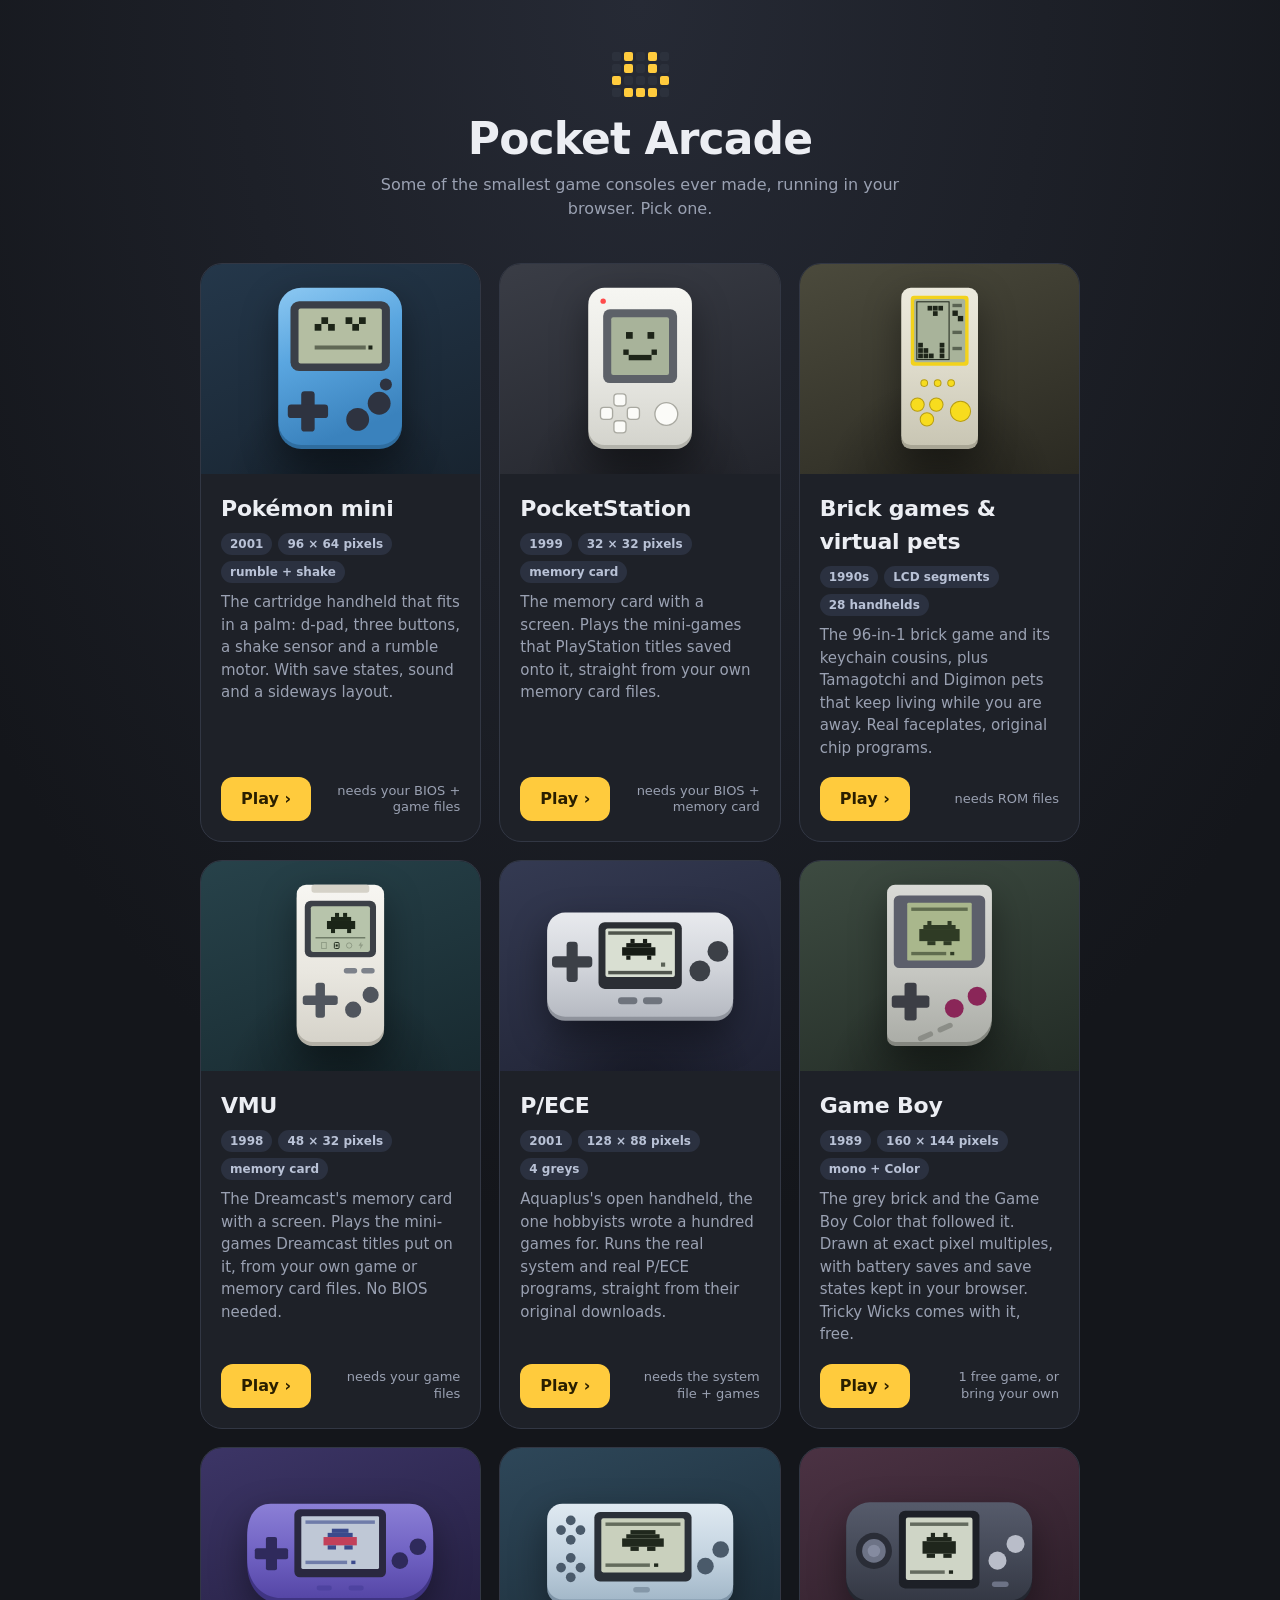
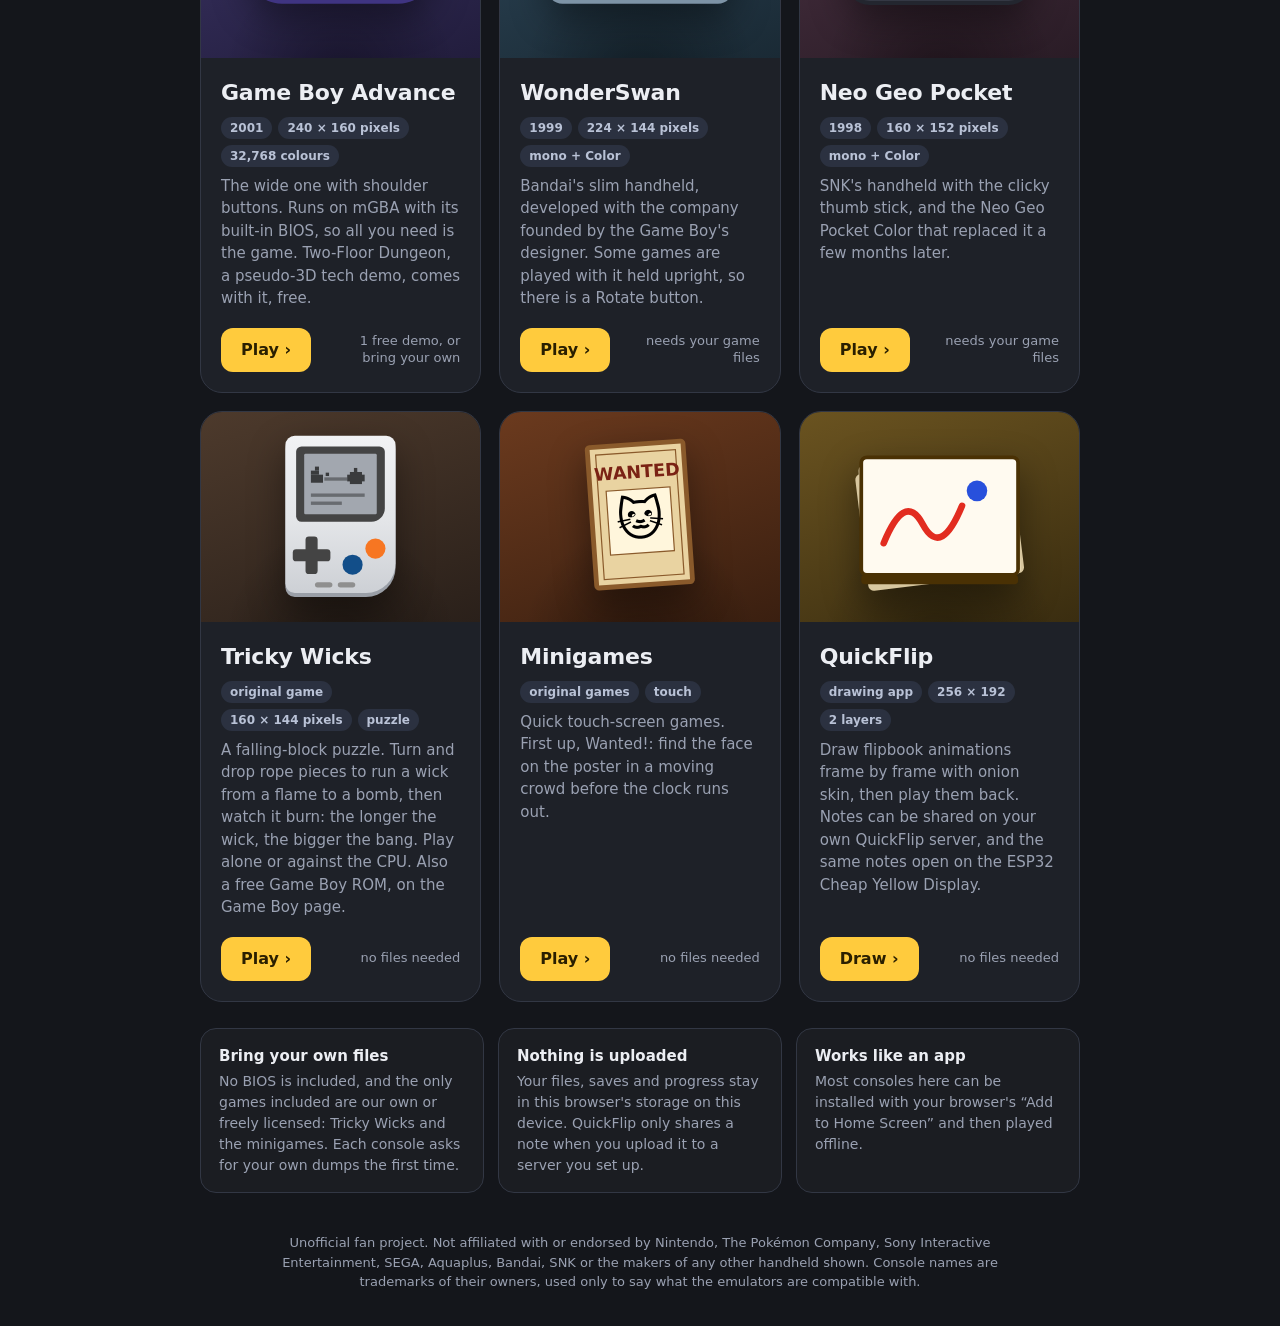
<file: index.html>
<!doctype html>
<!-- Pocket Arcade - console picker. Copyright (C) 2026 the Pocket Arcade authors. GPL-3.0-or-later; see LICENSE. -->
<html lang="en">
<head>
  <meta charset="utf-8">
  <meta name="viewport" content="width=device-width, initial-scale=1, viewport-fit=cover">
  <meta name="theme-color" content="#14161b">
  <meta name="description" content="Tiny handheld consoles, emulated in your browser. Bring your own BIOS and games; nothing is uploaded.">
  <title>Pocket Arcade</title>
  <link rel="icon" href="data:image/svg+xml,%3Csvg xmlns='http://www.w3.org/2000/svg' viewBox='0 0 32 32'%3E%3Crect width='32' height='32' rx='7' fill='%2314161b'/%3E%3Crect x='6' y='4' width='20' height='24' rx='5' fill='%23ffcb3d'/%3E%3Crect x='9' y='7' width='14' height='10' rx='1.5' fill='%23b4bea2'/%3E%3Ccircle cx='12' cy='22' r='2.4' fill='%232e3340'/%3E%3Ccircle cx='20' cy='22' r='2.4' fill='%232e3340'/%3E%3C/svg%3E">
  <style>
    :root {
      --bg: #14161b; --panel: #1e2128; --line: #323744; --text: #eceef3; --muted: #9aa1b2;
      --accent: #ffcb3d; --accent-ink: #2a1f00; --lcd: #b4bea2; --ink: #1c2417;
      color-scheme: dark;
    }
    * { box-sizing: border-box; -webkit-tap-highlight-color: transparent; }
    html, body { margin: 0; background: var(--bg); color: var(--text);
      font: 16px/1.5 system-ui, -apple-system, "Segoe UI", Roboto, sans-serif; }
    body { min-height: 100dvh; display: flex; flex-direction: column;
      background: radial-gradient(90% 60% at 50% 0%, #262a35 0%, var(--bg) 70%) no-repeat, var(--bg); }
    a { color: var(--accent); }
    .wrap { width: 100%; max-width: 920px; margin: 0 auto; padding: 0 20px; }

    header.wrap { padding: calc(env(safe-area-inset-top) + 44px) 20px 8px; text-align: center; }
    .logo { display: inline-grid; grid-template-columns: repeat(5, 9px); gap: 3px; margin-bottom: 18px; }
    .logo i { width: 9px; height: 9px; border-radius: 2px; background: #2c313c; }
    .logo i.on { background: var(--accent); }
    h1 { font-size: clamp(30px, 7vw, 44px); line-height: 1.1; margin: 0; letter-spacing: -.02em; }
    .tag { color: var(--muted); margin: 10px auto 0; max-width: 34em; }

    .grid { display: grid; grid-template-columns: repeat(auto-fit, minmax(280px, 1fr)); gap: 18px; margin: 34px 0 10px; }
    .card { position: relative; display: flex; flex-direction: column; background: var(--panel); border: 1px solid var(--line);
      border-radius: 22px; overflow: hidden; text-decoration: none; color: inherit;
      transition: transform .15s ease, border-color .15s ease, box-shadow .15s ease; }
    .card:hover, .card:focus-visible { transform: translateY(-3px); border-color: #4a5266; box-shadow: 0 18px 40px rgba(0,0,0,.4); outline: none; }
    .card:active { transform: scale(.985); }
    .stage { height: 210px; display: grid; place-items: center; background: linear-gradient(160deg, var(--s1), var(--s2)); position: relative; overflow: hidden; }
    .stage::after { content: ""; position: absolute; inset: 0; background: radial-gradient(60% 80% at 50% 110%, rgba(0,0,0,.35), transparent 70%); pointer-events: none; }
    .stage svg { height: 168px; width: auto; filter: drop-shadow(0 14px 18px rgba(0,0,0,.4)); transition: transform .25s ease; position: relative; z-index: 1; }
    .card:hover .stage svg { transform: translateY(-4px) rotate(-2deg); }
    .mini { --s1: #24374a; --s2: #182430; }
    .pocket { --s1: #3a3d46; --s2: #23252c; }
    .brick { --s1: #4b4a3c; --s2: #2b2a22; }
    .vmu { --s1: #27424a; --s2: #182a30; }
    .piece { --s1: #343a52; --s2: #1f2233; }
    .piece .stage svg { height: 118px; }
    .wicks { --s1: #4d3a2c; --s2: #2a201a; }
    .games { --s1: #6b3a1e; --s2: #3a1f10; }
    .flip { --s1: #6a5320; --s2: #3a2d10; }
    .gb { --s1: #3d4b41; --s2: #232c26; }
    .gba { --s1: #3c3566; --s2: #221d3d; }
    .ws { --s1: #2e4759; --s2: #1a2a35; }
    .ngp { --s1: #4b3243; --s2: #2a1c26; }
    .gba .stage svg, .ws .stage svg, .ngp .stage svg { height: 118px; }
    .info { padding: 18px 20px 20px; display: flex; flex-direction: column; gap: 8px; flex: 1; }
    .info h2 { margin: 0; font-size: 22px; letter-spacing: -.01em; }
    .meta { display: flex; gap: 6px; flex-wrap: wrap; }
    .pill { font-size: 12px; font-weight: 700; padding: 2px 9px; border-radius: 99px; background: #2b3140; color: #b9c2d6; }
    .info p { margin: 0; color: var(--muted); font-size: 15px; }
    .go { margin-top: auto; padding-top: 10px; display: flex; align-items: center; justify-content: space-between; gap: 12px; }
    .btn { display: inline-flex; align-items: center; gap: 8px; background: var(--accent); color: var(--accent-ink); font-weight: 800; white-space: nowrap; flex: none;
      padding: 10px 20px; border-radius: 12px; }
    .need { font-size: 13px; color: var(--muted); text-align: right; line-height: 1.3; }

    /* little LCD animations */
    .blink { animation: blink 2.4s steps(1) infinite; }
    @keyframes blink { 0%, 86% { opacity: 1; } 87%, 100% { opacity: 0; } }
    .bob { animation: bob 1.6s steps(2) infinite; }
    @keyframes bob { 0% { transform: translateY(0); } 50% { transform: translateY(2px); } }
    @media (prefers-reduced-motion: reduce) { .blink, .bob { animation: none; } .card, .stage svg { transition: none; } }

    /* phones: two cards side by side */
    @media (max-width: 600px) {
      .wrap { padding: 0 12px; }
      .grid { grid-template-columns: repeat(2, minmax(0, 1fr)); gap: 10px; margin-top: 24px; }
      .card { border-radius: 16px; }
      .stage { height: 128px; }
      .stage svg { height: 104px; filter: drop-shadow(0 8px 10px rgba(0,0,0,.4)); }
      .piece .stage svg, .gba .stage svg, .ws .stage svg, .ngp .stage svg { height: 74px; }
      .info { padding: 10px 11px 12px; gap: 6px; }
      .info h2 { font-size: 16px; line-height: 1.2; }
      .pill { font-size: 10.5px; padding: 1px 7px; }
      .info p { font-size: 12.5px; line-height: 1.35; display: -webkit-box; -webkit-line-clamp: 4; -webkit-box-orient: vertical; overflow: hidden; }
      .go { flex-direction: column; align-items: stretch; gap: 6px; padding-top: 6px; }
      .btn { justify-content: center; padding: 8px 10px; border-radius: 10px; font-size: 14px; }
      .need { font-size: 11px; text-align: center; }
    }

    .how { margin: 26px 0 0; display: grid; grid-template-columns: repeat(auto-fit, minmax(220px, 1fr)); gap: 14px; }
    .how div { background: rgba(255,255,255,.03); border: 1px solid var(--line); border-radius: 16px; padding: 16px 18px; }
    .how h3 { margin: 0 0 4px; font-size: 15px; }
    .how p { margin: 0; color: var(--muted); font-size: 14px; }

    .talk { margin: 34px 0 0; }
    .talk[hidden] { display: none; }
    .talk h2 { margin: 0 0 4px; font-size: 22px; letter-spacing: -.01em; }
    .talk > p { margin: 0 0 14px; color: var(--muted); font-size: 14px; }
    .talk .box { background: var(--panel); border: 1px solid var(--line); border-radius: 16px; padding: 14px 16px; min-height: 120px; }
    .talk .giscus, .talk .giscus-frame { width: 100%; }

    .visits { display: flex; align-items: center; justify-content: center; flex-wrap: wrap; gap: 6px 10px; }
    .visits[hidden] { display: none; }
    .visits b { font: 700 15px/1 ui-monospace, "SF Mono", Menlo, Consolas, monospace; letter-spacing: .12em; color: var(--ink);
      background: var(--lcd); border-radius: 6px; padding: 5px 8px 4px; box-shadow: inset 0 1px 3px rgba(0,0,0,.35); }

    footer.wrap { margin-top: auto; padding: 34px 20px calc(env(safe-area-inset-bottom) + 28px); color: var(--muted); font-size: 13px; text-align: center; }
    footer p { margin: 6px auto; max-width: 56em; }
    .src:empty { display: none; }
  </style>
</head>
<body>
  <header class="wrap">
    <div class="logo" aria-hidden="true">
      <i></i><i class="on"></i><i></i><i class="on"></i><i></i>
      <i></i><i class="on"></i><i></i><i class="on"></i><i></i>
      <i class="on"></i><i></i><i></i><i></i><i class="on"></i>
      <i></i><i class="on"></i><i class="on"></i><i class="on"></i><i></i>
    </div>
    <h1>Pocket Arcade</h1>
    <p class="tag">Some of the smallest game consoles ever made, running in your browser. Pick one.</p>
  </header>

  <main class="wrap">
    <div class="grid">
      <!-- To host the apps somewhere else, change these links. -->
      <a class="card mini" href="../web-pokemini/" data-repo="web-pokemini">
        <div class="stage">
          <svg viewBox="0 0 200 250" role="img" aria-label="A small blue handheld console">
            <defs><linearGradient id="g1" x1="0" y1="0" x2=".3" y2="1"><stop offset="0" stop-color="#8cc8f2"/><stop offset=".45" stop-color="#5aa6e0"/><stop offset="1" stop-color="#3a82bd"/></linearGradient></defs>
            <rect x="8" y="10" width="184" height="234" rx="34" fill="#2f6d9f"/>
            <rect x="8" y="4" width="184" height="234" rx="34" fill="url(#g1)"/>
            <rect x="26" y="24" width="148" height="104" rx="13" fill="#3a3f48"/>
            <rect x="38" y="35" width="124" height="82" rx="3" fill="#b4bea2"/>
            <g fill="#1c2417">
              <g class="bob"><rect x="62" y="58" width="10" height="10"/><rect x="72" y="48" width="10" height="10"/><rect x="82" y="58" width="10" height="10"/>
              <rect x="108" y="48" width="10" height="10"/><rect x="118" y="58" width="10" height="10"/><rect x="128" y="48" width="10" height="10"/></g>
              <rect x="62" y="90" width="76" height="6" opacity=".55"/>
              <rect class="blink" x="142" y="90" width="6" height="6"/>
            </g>
            <g fill="#2e3340">
              <rect x="42" y="158" width="20" height="60" rx="5"/><rect x="22" y="178" width="60" height="20" rx="5"/>
              <circle cx="158" cy="176" r="17"/><circle cx="126" cy="200" r="17"/><circle cx="168" cy="148" r="9"/>
            </g>
          </svg>
        </div>
        <div class="info">
          <h2>Pokémon mini</h2>
          <div class="meta"><span class="pill">2001</span><span class="pill">96 × 64 pixels</span><span class="pill">rumble + shake</span></div>
          <p>The cartridge handheld that fits in a palm: d-pad, three buttons, a shake sensor and a rumble motor. With save states, sound and a sideways layout.</p>
          <div class="go"><span class="btn">Play ›</span><span class="need">needs your BIOS + game files</span></div>
        </div>
      </a>

      <a class="card pocket" href="../web-pocketstation/" data-repo="web-pocketstation">
        <div class="stage">
          <svg viewBox="0 0 170 250" role="img" aria-label="A small white memory-card console">
            <defs><linearGradient id="g2" x1="0" y1="0" x2="0" y2="1"><stop offset="0" stop-color="#f6f6f2"/><stop offset=".5" stop-color="#e9e9e4"/><stop offset="1" stop-color="#d4d4cd"/></linearGradient></defs>
            <rect x="8" y="10" width="154" height="234" rx="24" fill="#b3b3ab"/>
            <rect x="8" y="4" width="154" height="234" rx="24" fill="url(#g2)"/>
            <circle cx="30" cy="24" r="4" fill="#ff4b4b" class="blink"/>
            <rect x="30" y="36" width="110" height="110" rx="10" fill="#5d6168"/>
            <rect x="42" y="48" width="86" height="86" rx="3" fill="#a8b39a"/>
            <g fill="#1d2418" class="bob">
              <rect x="64" y="70" width="10" height="10"/><rect x="96" y="70" width="10" height="10"/>
              <rect x="60" y="96" width="8" height="8"/><rect x="68" y="104" width="34" height="8"/><rect x="102" y="96" width="8" height="8"/>
            </g>
            <g fill="#fbfbf8" stroke="#a9a9a1" stroke-width="2">
              <rect x="46" y="162" width="18" height="18" rx="5"/><rect x="46" y="202" width="18" height="18" rx="5"/>
              <rect x="26" y="182" width="18" height="18" rx="5"/><rect x="66" y="182" width="18" height="18" rx="5"/>
              <circle cx="124" cy="192" r="17"/>
            </g>
          </svg>
        </div>
        <div class="info">
          <h2>PocketStation</h2>
          <div class="meta"><span class="pill">1999</span><span class="pill">32 × 32 pixels</span><span class="pill">memory card</span></div>
          <p>The memory card with a screen. Plays the mini-games that PlayStation titles saved onto it, straight from your own memory card files.</p>
          <div class="go"><span class="btn">Play ›</span><span class="need">needs your BIOS + memory card</span></div>
        </div>
      </a>

      <a class="card brick" href="../web-brick/" data-repo="web-brick">
        <div class="stage">
          <svg viewBox="0 0 130 250" role="img" aria-label="A tall pale brick game handheld">
            <defs><linearGradient id="g3" x1="0" y1="0" x2="0" y2="1"><stop offset="0" stop-color="#eceadd"/><stop offset=".5" stop-color="#dedbcb"/><stop offset="1" stop-color="#c9c6b4"/></linearGradient></defs>
            <rect x="8" y="10" width="114" height="234" rx="14" fill="#a9a695"/>
            <rect x="8" y="4" width="114" height="234" rx="14" fill="url(#g3)"/>
            <rect x="22" y="16" width="86" height="104" rx="5" fill="#f2d21c"/>
            <rect x="27" y="21" width="76" height="94" rx="3" fill="#a8b39a"/>
            <rect x="31" y="25" width="48" height="86" fill="none" stroke="#1d2418" stroke-width="1.5"/>
            <g fill="#1d2418">
              <g class="bob"><rect x="47" y="31" width="7" height="7"/><rect x="55" y="31" width="7" height="7"/><rect x="63" y="31" width="7" height="7"/><rect x="55" y="39" width="7" height="7"/></g>
              <rect x="33" y="102" width="7" height="7"/><rect x="41" y="102" width="7" height="7"/><rect x="49" y="102" width="7" height="7"/><rect x="65" y="102" width="7" height="7"/>
              <rect x="33" y="94" width="7" height="7"/><rect x="41" y="94" width="7" height="7"/><rect x="65" y="94" width="7" height="7"/>
              <rect x="33" y="86" width="7" height="7"/><rect x="65" y="86" width="7" height="7"/>
              <rect x="84" y="28" width="14" height="5" opacity=".55"/><rect x="84" y="38" width="8" height="8"/><rect class="blink" x="92" y="46" width="8" height="8"/>
              <rect x="84" y="68" width="14" height="5" opacity=".55"/><rect x="84" y="92" width="14" height="5" opacity=".55"/>
            </g>
            <g fill="#f7dc1e" stroke="#b79d12" stroke-width="1.5">
              <circle cx="42" cy="146" r="5"/><circle cx="62" cy="146" r="5"/><circle cx="82" cy="146" r="5"/>
              <circle cx="32" cy="178" r="10"/><circle cx="60" cy="178" r="10"/><circle cx="46" cy="200" r="10"/>
              <circle cx="96" cy="188" r="15"/>
            </g>
          </svg>
        </div>
        <div class="info">
          <h2>Brick games &amp; virtual pets</h2>
          <div class="meta"><span class="pill">1990s</span><span class="pill">LCD segments</span><span class="pill">28 handhelds</span></div>
          <p>The 96-in-1 brick game and its keychain cousins, plus Tamagotchi and Digimon pets that keep living while you are away. Real faceplates, original chip programs.</p>
          <div class="go"><span class="btn">Play ›</span><span class="need">needs ROM files</span></div>
        </div>
      </a>

      <a class="card vmu" href="../web-vmu/" data-repo="web-vmu">
        <div class="stage">
          <svg viewBox="0 0 150 250" role="img" aria-label="A white memory unit with a small screen, a direction pad and two buttons">
            <defs><linearGradient id="g4" x1="0" y1="0" x2="0" y2="1"><stop offset="0" stop-color="#f7f6f2"/><stop offset=".55" stop-color="#e9e7e0"/><stop offset="1" stop-color="#d6d3ca"/></linearGradient></defs>
            <path d="M24 10h102a14 14 0 0 1 14 14v196a24 24 0 0 1-24 24H34a24 24 0 0 1-24-24V24a14 14 0 0 1 14-14z" fill="#b3b0a6"/>
            <path d="M24 4h102a14 14 0 0 1 14 14v196a24 24 0 0 1-24 24H34a24 24 0 0 1-24-24V18a14 14 0 0 1 14-14z" fill="url(#g4)"/>
            <rect x="32" y="4" width="86" height="12" rx="4" fill="#d5d2c8"/>
            <rect x="22" y="28" width="106" height="84" rx="9" fill="#3c4047"/>
            <rect x="31" y="36" width="88" height="68" rx="3" fill="#b7c4ab"/>
            <g fill="#1b2518">
              <g class="bob">
                <rect x="67" y="46" width="6" height="6"/><rect x="79" y="46" width="6" height="6"/>
                <rect x="61" y="52" width="30" height="6"/><rect x="55" y="58" width="42" height="12"/>
                <rect x="61" y="70" width="6" height="6"/><rect x="85" y="70" width="6" height="6"/>
              </g>
              <rect x="38" y="82" width="74" height="2" opacity=".5"/>
              <rect x="47" y="90" width="7" height="9" fill="none" stroke="#1b2518" stroke-width="1.4" opacity=".25"/>
              <rect x="66" y="90" width="7" height="9" rx="1.5" fill="none" stroke="#1b2518" stroke-width="1.4"/><rect x="68" y="93" width="3" height="3" class="blink"/>
              <circle cx="88" cy="94.5" r="4" fill="none" stroke="#1b2518" stroke-width="1.4" opacity=".25"/>
              <path d="M106 89l-4 6h3l-1 5 5-7h-3z" opacity=".25"/>
            </g>
            <rect x="80" y="128" width="20" height="8" rx="4" fill="#7d828b"/><rect x="106" y="128" width="20" height="8" rx="4" fill="#7d828b"/>
            <g fill="#50555d">
              <rect x="38" y="150" width="14" height="52" rx="4"/><rect x="19" y="169" width="52" height="14" rx="4"/>
              <circle cx="94" cy="190" r="12"/><circle cx="120" cy="168" r="12"/>
            </g>
          </svg>
        </div>
        <div class="info">
          <h2>VMU</h2>
          <div class="meta"><span class="pill">1998</span><span class="pill">48 × 32 pixels</span><span class="pill">memory card</span></div>
          <p>The Dreamcast's memory card with a screen. Plays the mini-games Dreamcast titles put on it, from your own game or memory card files. No BIOS needed.</p>
          <div class="go"><span class="btn">Play ›</span><span class="need">needs your game files</span></div>
        </div>
      </a>

      <a class="card piece" href="../web-piece/" data-repo="web-piece">
        <div class="stage">
          <svg viewBox="0 0 280 170" role="img" aria-label="A wide silver handheld with a small screen in the middle">
            <defs><linearGradient id="g5" x1="0" y1="0" x2="0" y2="1"><stop offset="0" stop-color="#e8eaee"/><stop offset=".55" stop-color="#d0d3d9"/><stop offset="1" stop-color="#b6bac2"/></linearGradient></defs>
            <rect x="6" y="14" width="268" height="150" rx="26" fill="#8f939c"/>
            <rect x="6" y="8" width="268" height="150" rx="26" fill="url(#g5)"/>
            <rect x="80" y="22" width="120" height="96" rx="9" fill="#2b2e34"/>
            <rect x="90" y="31" width="100" height="70" rx="3" fill="#d9dfd2"/>
            <g fill="#161b15">
              <g class="bob">
                <rect x="126" y="46" width="6" height="6"/><rect x="144" y="46" width="6" height="6"/>
                <rect x="120" y="52" width="36" height="6"/><rect x="114" y="58" width="48" height="12"/>
                <rect x="120" y="70" width="6" height="6"/><rect x="150" y="70" width="6" height="6"/>
              </g>
              <rect x="94" y="35" width="92" height="5" opacity=".7"/><rect x="94" y="92" width="92" height="5" opacity=".7"/>
              <rect class="blink" x="170" y="80" width="6" height="6" fill="#5b6257"/>
            </g>
            <g fill="#3c4047">
              <rect x="34" y="50" width="16" height="58" rx="5"/><rect x="13" y="71" width="58" height="16" rx="5"/>
              <circle cx="226" cy="92" r="15"/><circle cx="252" cy="64" r="15"/>
            </g>
            <rect x="108" y="130" width="28" height="10" rx="5" fill="#6f747d"/><rect x="144" y="130" width="28" height="10" rx="5" fill="#6f747d"/>
          </svg>
        </div>
        <div class="info">
          <h2>P/ECE</h2>
          <div class="meta"><span class="pill">2001</span><span class="pill">128 × 88 pixels</span><span class="pill">4 greys</span></div>
          <p>Aquaplus's open handheld, the one hobbyists wrote a hundred games for. Runs the real system and real P/ECE programs, straight from their original downloads.</p>
          <div class="go"><span class="btn">Play ›</span><span class="need">needs the system file + games</span></div>
        </div>
      </a>

      <!-- Game Boy, Game Boy Advance, WonderSwan and Neo Geo Pocket live in this repo (gb/, gba/, ws/, ngp/) and run on EmulatorJS, so no data-repo. -->
      <a class="card gb" href="gb/">
        <div class="stage">
          <svg viewBox="0 0 180 250" role="img" aria-label="A grey upright handheld with a green-grey screen, a D-pad and two round buttons">
            <defs><linearGradient id="g7" x1="0" y1="0" x2="0" y2="1"><stop offset="0" stop-color="#d9dad6"/><stop offset=".55" stop-color="#c6c7c2"/><stop offset="1" stop-color="#abada7"/></linearGradient></defs>
            <path d="M24 10h132a12 12 0 0 1 12 12v184a38 38 0 0 1-38 38H24a12 12 0 0 1-12-12V22a12 12 0 0 1 12-12z" fill="#84867f"/>
            <path d="M24 4h132a12 12 0 0 1 12 12v184a38 38 0 0 1-38 38H24a12 12 0 0 1-12-12V16a12 12 0 0 1 12-12z" fill="url(#g7)"/>
            <path d="M30 20h120a8 8 0 0 1 8 8v82a18 18 0 0 1-18 18H30a8 8 0 0 1-8-8V28a8 8 0 0 1 8-8z" fill="#5c5f6b"/>
            <rect x="42" y="31" width="96" height="86" rx="2" fill="#a9b78c"/>
            <g fill="#2f3b25">
              <g class="bob"><rect x="72" y="58" width="6" height="6"/><rect x="102" y="58" width="6" height="6"/><rect x="66" y="64" width="48" height="6"/><rect x="60" y="70" width="60" height="18"/><rect x="72" y="88" width="12" height="6"/><rect x="96" y="88" width="12" height="6"/></g>
              <rect x="48" y="38" width="84" height="5" opacity=".6"/><rect x="48" y="104" width="52" height="5" opacity=".6"/>
              <rect class="blink" x="106" y="104" width="6" height="5"/>
            </g>
            <g fill="#3c3e45"><rect x="38" y="150" width="18" height="56" rx="4"/><rect x="19" y="169" width="56" height="18" rx="4"/></g>
            <circle cx="112" cy="188" r="14" fill="#8a2658"/><circle cx="146" cy="170" r="14" fill="#8a2658"/>
            <g fill="#8b8d87" transform="rotate(-24 82 224)"><rect x="56" y="220" width="24" height="8" rx="4"/><rect x="88" y="220" width="24" height="8" rx="4"/></g>
          </svg>
        </div>
        <div class="info">
          <h2>Game Boy</h2>
          <div class="meta"><span class="pill">1989</span><span class="pill">160 × 144 pixels</span><span class="pill">mono + Color</span></div>
          <p>The grey brick and the Game Boy Color that followed it. Drawn at exact pixel multiples, with battery saves and save states kept in your browser. Tricky Wicks comes with it, free.</p>
          <div class="go"><span class="btn">Play ›</span><span class="need">1 free game, or bring your own</span></div>
        </div>
      </a>

      <a class="card gba" href="gba/">
        <div class="stage">
          <svg viewBox="0 0 280 170" role="img" aria-label="A wide purple handheld with a screen in the middle, a D-pad on the left and two buttons on the right">
            <defs><linearGradient id="g10" x1="0" y1="0" x2="0" y2="1"><stop offset="0" stop-color="#8b7fd6"/><stop offset=".55" stop-color="#6f61c2"/><stop offset="1" stop-color="#5546a6"/></linearGradient></defs>
            <path d="M40 22h200c22 0 34 18 34 46v34c0 30-18 56-50 56H56c-32 0-50-26-50-56V68c0-28 12-46 34-46z" fill="#3f3482"/>
            <path d="M40 14h200c22 0 34 18 34 46v34c0 30-18 56-50 56H56c-32 0-50-26-50-56V60c0-28 12-46 34-46z" fill="url(#g10)"/>
            <rect x="74" y="22" width="132" height="98" rx="8" fill="#2a2840"/>
            <rect x="84" y="32" width="112" height="76" rx="2" fill="#bfc8d6"/>
            <g fill="#3b4a8c">
              <g class="bob"><rect x="128" y="50" width="24" height="6"/><rect x="122" y="56" width="36" height="6"/><rect x="116" y="62" width="48" height="12" fill="#c2405a"/><rect x="122" y="74" width="12" height="6"/><rect x="146" y="74" width="12" height="6"/></g>
              <rect x="90" y="38" width="100" height="5" opacity=".6"/><rect x="90" y="96" width="60" height="5" opacity=".6"/>
              <rect class="blink" x="156" y="96" width="6" height="5"/>
            </g>
            <g fill="#2f2a5c"><rect x="33" y="62" width="16" height="48" rx="3"/><rect x="17" y="78" width="48" height="16" rx="3"/></g>
            <circle cx="226" cy="96" r="12" fill="#2f2a5c"/><circle cx="252" cy="76" r="12" fill="#2f2a5c"/>
            <g fill="#4e43a0"><rect x="106" y="132" width="22" height="7" rx="3.5"/><rect x="152" y="132" width="22" height="7" rx="3.5"/></g>
          </svg>
        </div>
        <div class="info">
          <h2>Game Boy Advance</h2>
          <div class="meta"><span class="pill">2001</span><span class="pill">240 × 160 pixels</span><span class="pill">32,768 colours</span></div>
          <p>The wide one with shoulder buttons. Runs on mGBA with its built-in BIOS, so all you need is the game. Two-Floor Dungeon, a pseudo-3D tech demo, comes with it, free.</p>
          <div class="go"><span class="btn">Play ›</span><span class="need">1 free demo, or bring your own</span></div>
        </div>
      </a>

      <a class="card ws" href="ws/">
        <div class="stage">
          <svg viewBox="0 0 280 170" role="img" aria-label="A slim wide handheld with two four-button pads on the left and two buttons on the right">
            <defs><linearGradient id="g8" x1="0" y1="0" x2="0" y2="1"><stop offset="0" stop-color="#dfe9f1"/><stop offset=".55" stop-color="#c3d3e0"/><stop offset="1" stop-color="#a3b8c9"/></linearGradient></defs>
            <rect x="6" y="20" width="268" height="138" rx="22" fill="#7d93a6"/>
            <rect x="6" y="14" width="268" height="138" rx="22" fill="url(#g8)"/>
            <rect x="74" y="26" width="140" height="100" rx="8" fill="#2a3038"/>
            <rect x="84" y="35" width="120" height="78" rx="3" fill="#c9d0bd"/>
            <g fill="#20281d">
              <g class="bob"><rect x="126" y="52" width="36" height="6"/><rect x="120" y="58" width="48" height="6"/><rect x="114" y="64" width="60" height="12"/><rect x="126" y="76" width="12" height="6"/><rect x="150" y="76" width="12" height="6"/></g>
              <rect x="90" y="41" width="108" height="5" opacity=".6"/><rect x="90" y="100" width="64" height="5" opacity=".6"/>
              <rect class="blink" x="160" y="100" width="6" height="5"/>
            </g>
            <g fill="#4a5a6a">
              <circle cx="40" cy="38" r="7"/><circle cx="26" cy="52" r="7"/><circle cx="54" cy="52" r="7"/><circle cx="40" cy="66" r="7"/>
              <circle cx="40" cy="92" r="7"/><circle cx="26" cy="106" r="7"/><circle cx="54" cy="106" r="7"/><circle cx="40" cy="120" r="7"/>
            </g>
            <circle cx="234" cy="104" r="12" fill="#4a5a6a"/><circle cx="256" cy="80" r="12" fill="#4a5a6a"/>
            <rect x="130" y="134" width="24" height="8" rx="4" fill="#8497a8"/>
          </svg>
        </div>
        <div class="info">
          <h2>WonderSwan</h2>
          <div class="meta"><span class="pill">1999</span><span class="pill">224 × 144 pixels</span><span class="pill">mono + Color</span></div>
          <p>Bandai's slim handheld, developed with the company founded by the Game Boy's designer. Some games are played with it held upright, so there is a Rotate button.</p>
          <div class="go"><span class="btn">Play ›</span><span class="need">needs your game files</span></div>
        </div>
      </a>

      <a class="card ngp" href="ngp/">
        <div class="stage">
          <svg viewBox="0 0 280 170" role="img" aria-label="A wide dark handheld with a thumb stick on the left and two buttons on the right">
            <defs><linearGradient id="g9" x1="0" y1="0" x2="0" y2="1"><stop offset="0" stop-color="#565b6b"/><stop offset=".55" stop-color="#444957"/><stop offset="1" stop-color="#343844"/></linearGradient></defs>
            <rect x="6" y="18" width="268" height="142" rx="34" fill="#23262f"/>
            <rect x="6" y="12" width="268" height="142" rx="34" fill="url(#g9)"/>
            <rect x="82" y="24" width="116" height="112" rx="9" fill="#1d2027"/>
            <rect x="92" y="34" width="96" height="90" rx="3" fill="#cfd5c6"/>
            <g fill="#1f261c">
              <g class="bob"><rect x="128" y="56" width="6" height="6"/><rect x="146" y="56" width="6" height="6"/><rect x="122" y="62" width="36" height="6"/><rect x="116" y="68" width="48" height="18"/><rect x="122" y="86" width="12" height="6"/><rect x="146" y="86" width="12" height="6"/></g>
              <rect x="98" y="41" width="84" height="5" opacity=".6"/><rect x="98" y="110" width="50" height="5" opacity=".6"/>
              <rect class="blink" x="154" y="110" width="6" height="5"/>
            </g>
            <circle cx="46" cy="82" r="26" fill="#2a2d37"/><circle cx="46" cy="82" r="17" fill="#6d7386"/><circle cx="46" cy="82" r="9" fill="#858ba0"/>
            <circle cx="224" cy="96" r="13" fill="#b9bdc9"/><circle cx="250" cy="72" r="13" fill="#b9bdc9"/>
            <rect x="216" y="126" width="24" height="8" rx="4" fill="#6d7386"/>
          </svg>
        </div>
        <div class="info">
          <h2>Neo Geo Pocket</h2>
          <div class="meta"><span class="pill">1998</span><span class="pill">160 × 152 pixels</span><span class="pill">mono + Color</span></div>
          <p>SNK's handheld with the clicky thumb stick, and the Neo Geo Pocket Color that replaced it a few months later.</p>
          <div class="go"><span class="btn">Play ›</span><span class="need">needs your game files</span></div>
        </div>
      </a>

      <!-- Tricky Wicks is a game, not an emulator: one file kept in this repo (tricky-wicks.html), so no data-repo.
           Its Game Boy version is the free game on the gb/ page (free/gb/tricky-wicks.gb). -->
      <a class="card wicks" href="tricky-wicks.html">
        <div class="stage">
          <svg viewBox="0 0 180 250" role="img" aria-label="A pale grey handheld showing a flame, a wick and a bomb, with an orange and a blue button">
            <defs><linearGradient id="g6" x1="0" y1="0" x2="0" y2="1"><stop offset="0" stop-color="#f1f2f4"/><stop offset=".55" stop-color="#e3e5e8"/><stop offset="1" stop-color="#cdd0d5"/></linearGradient></defs>
            <path d="M22 10h136a14 14 0 0 1 14 14v176a44 44 0 0 1-44 44H22a14 14 0 0 1-14-14V24a14 14 0 0 1 14-14z" fill="#9a9fa7"/>
            <path d="M22 4h136a14 14 0 0 1 14 14v176a44 44 0 0 1-44 44H22a14 14 0 0 1-14-14V18a14 14 0 0 1 14-14z" fill="url(#g6)"/>
            <path d="M32 20h116a8 8 0 0 1 8 8v84a20 20 0 0 1-20 20H32a8 8 0 0 1-8-8V28a8 8 0 0 1 8-8z" fill="#444444"/>
            <rect x="36" y="31" width="108" height="90" rx="2" fill="#a2a7af"/>
            <g fill="#3a3b3d">
              <g class="bob"><rect x="52" y="50" width="6" height="6"/><rect x="46" y="56" width="12" height="6"/><rect x="46" y="62" width="18" height="12"/></g>
              <rect x="66" y="66" width="34" height="5" opacity=".55"/>
              <rect class="blink" x="68" y="59" width="5" height="5"/>
              <rect x="110" y="52" width="5" height="6"/><rect x="104" y="58" width="18" height="18"/><rect x="100" y="62" width="26" height="10"/>
              <rect x="46" y="90" width="80" height="5" opacity=".55"/><rect x="46" y="102" width="46" height="5" opacity=".55"/>
            </g>
            <g fill="#444444"><rect x="38" y="154" width="18" height="56" rx="5"/><rect x="19" y="173" width="56" height="18" rx="5"/></g>
            <circle cx="108" cy="196" r="15" fill="#124e89"/><circle cx="142" cy="172" r="15" fill="#f77622"/>
            <rect x="52" y="222" width="26" height="8" rx="4" fill="#8f8f8f"/><rect x="86" y="222" width="26" height="8" rx="4" fill="#8f8f8f"/>
          </svg>
        </div>
        <div class="info">
          <h2>Tricky Wicks</h2>
          <div class="meta"><span class="pill">original game</span><span class="pill">160 × 144 pixels</span><span class="pill">puzzle</span></div>
          <p>A falling-block puzzle. Turn and drop rope pieces to run a wick from a flame to a bomb, then watch it burn: the longer the wick, the bigger the bang. Play alone or against the CPU. Also a free Game Boy ROM, on the Game Boy page.</p>
          <div class="go"><span class="btn">Play ›</span><span class="need">no files needed</span></div>
        </div>
      </a>


      <!-- Minigames: small touch games written for this site, each one file in minigames/. -->
      <a class="card games" href="minigames/">
        <div class="stage">
          <svg viewBox="0 0 180 210" role="img" aria-label="A wanted poster with a cat face on it">
            <g transform="rotate(-4 90 105)">
              <rect x="30" y="14" width="120" height="176" rx="3" fill="#e9d3a1" stroke="#8a5a2b" stroke-width="6"/>
              <rect x="40" y="24" width="100" height="156" fill="none" stroke="#8a5a2b" stroke-width="1.5"/>
              <text x="90" y="56" text-anchor="middle" font-family="system-ui, sans-serif" font-weight="900" font-size="22" fill="#7a2214">WANTED</text>
              <rect x="50" y="70" width="80" height="80" fill="#fff6dc" stroke="#8a5a2b" stroke-width="1.5"/>
              <text class="bob" x="90" y="128" text-anchor="middle" font-size="58">🐱</text>
            </g>
          </svg>
        </div>
        <div class="info">
          <h2>Minigames</h2>
          <div class="meta"><span class="pill">original games</span><span class="pill">touch</span></div>
          <p>Quick touch-screen games. First up, Wanted!: find the face on the poster in a moving crowd before the clock runs out.</p>
          <div class="go"><span class="btn">Play ›</span><span class="need">no files needed</span></div>
        </div>
      </a>

      <!-- QuickFlip: a flipbook animation app in a repo of its own (web/ is its site). -->
      <a class="card flip" href="../quickflip/" data-repo="quickflip">
        <div class="stage">
          <svg viewBox="0 0 220 180" role="img" aria-label="A flipbook with a red doodle on its top page">
            <rect x="26" y="34" width="168" height="126" rx="6" fill="#d8c79f" transform="rotate(-7 110 97)"/>
            <rect x="26" y="30" width="168" height="126" rx="6" fill="#ebdcb8" transform="rotate(-3 110 93)"/>
            <rect x="26" y="26" width="168" height="126" rx="6" fill="#fffaf0" stroke="#4a3104" stroke-width="4"/>
            <g class="bob"><path d="M50 118c14-34 28-46 42-20s28 14 42-20" fill="none" stroke="#e22c20" stroke-width="7" stroke-linecap="round"/>
            <circle cx="150" cy="62" r="11" fill="#2850dc"/></g>
            <rect x="26" y="152" width="168" height="10" rx="4" fill="#4a3104"/>
          </svg>
        </div>
        <div class="info">
          <h2>QuickFlip</h2>
          <div class="meta"><span class="pill">drawing app</span><span class="pill">256 × 192</span><span class="pill">2 layers</span></div>
          <p>Draw flipbook animations frame by frame with onion skin, then play them back. Notes can be shared on your own QuickFlip server, and the same notes open on the ESP32 Cheap Yellow Display.</p>
          <div class="go"><span class="btn">Draw ›</span><span class="need">no files needed</span></div>
        </div>
      </a>
    </div>

    <div class="how">
      <div><h3>Bring your own files</h3><p>No BIOS is included, and the only games included are our own or freely licensed: Tricky Wicks and the minigames. Each console asks for your own dumps the first time.</p></div>
      <div><h3>Nothing is uploaded</h3><p>Your files, saves and progress stay in this browser's storage on this device. QuickFlip only shares a note when you upload it to a server you set up.</p></div>
      <div><h3>Works like an app</h3><p>Most consoles here can be installed with your browser's “Add to Home Screen” and then played offline.</p></div>
    </div>

    <section class="talk" id="talk" hidden aria-labelledby="talk-h">
      <h2 id="talk-h">Comments</h2>
      <p>Say hello, report a problem or ask for a console. Posting needs a GitHub account; the comments are kept in this project's <a id="talk-link" href="#">GitHub Discussions</a>.</p>
      <div class="box"><div class="giscus"></div></div>
    </section>
  </main>

  <footer class="wrap">
    <p class="visits" id="visits" hidden><b id="visits-n"></b> <span>visits so far, counted without cookies by <a href="https://www.goatcounter.com/" rel="noopener">GoatCounter</a></span></p>
    <p class="src" id="src"></p>
    <p>Unofficial fan project. Not affiliated with or endorsed by Nintendo, The Pokémon Company, Sony Interactive Entertainment, SEGA, Aquaplus, Bandai, SNK or the makers of any other handheld shown. Console names are trademarks of their owners, used only to say what the emulators are compatible with.</p>
  </footer>

  <script>
    // Visitor counter and comments. Both are off until their values are filled in, and both only
    // run on the site named in `host`, so a copy or a fork never counts or posts as this one.
    var EXTRAS = {
      host: 'itsbigcforme67.github.io',   // where the real site lives
      goatcounter: 'pocketarcade',       // visitor counter: the NAME in NAME.goatcounter.com
      giscusRepo: 'itsbigcforme67/pocket-arcade',   // comments: the repo whose Discussions hold them
      giscusRepoId: 'R_kgDOU4AA-g',      //   the data-repo-id value giscus.app shows you
      giscusCategory: 'Announcements',
      giscusCategoryId: 'DIC_kwDOU4AA-s4DG7TQ'   //   the data-category-id value giscus.app shows you
    };
    (function () {
      var x = EXTRAS;
      if (!x.host || location.hostname.toLowerCase() !== x.host.toLowerCase()) return;

      // Counter: GoatCounter counts the visit (no cookies) and tells us the running total.
      if (/^[a-z0-9-]+$/i.test(x.goatcounter)) {
        var base = 'https://' + x.goatcounter + '.goatcounter.com';
        var gc = document.createElement('script');
        gc.async = true; gc.src = 'https://gc.zgo.at/count.js';
        gc.setAttribute('data-goatcounter', base + '/count');
        document.head.appendChild(gc);
        fetch(base + '/counter/TOTAL.json')
          .then(function (r) { return r.ok ? r.json() : null; })
          .then(function (d) {
            var n = d ? String(d.count).replace(/[^0-9]/g, '') : '';   // arrives formatted, e.g. "1,234"
            if (!n) return;
            document.getElementById('visits-n').textContent = Number(n).toLocaleString('en-US');
            document.getElementById('visits').hidden = false;
          })
          .catch(function () {});   // blocked or offline: just leave the counter out
      }

      // Comments: giscus shows one GitHub Discussions thread. Loaded only when scrolled into view.
      if (x.giscusRepo && x.giscusRepoId && x.giscusCategoryId) {
        var talk = document.getElementById('talk');
        document.getElementById('talk-link').href = 'https://github.com/' + x.giscusRepo + '/discussions';
        talk.hidden = false;
        var load = function () {
          var g = document.createElement('script');
          g.async = true; g.src = 'https://giscus.app/client.js'; g.crossOrigin = 'anonymous';
          var a = { repo: x.giscusRepo, 'repo-id': x.giscusRepoId, category: x.giscusCategory, 'category-id': x.giscusCategoryId,
                    mapping: 'specific', term: 'Pocket Arcade comments', strict: '1', 'reactions-enabled': '1', 'emit-metadata': '0',
                    'input-position': 'top', theme: 'dark', lang: 'en', loading: 'lazy' };
          for (var k in a) g.setAttribute('data-' + k, a[k]);
          talk.appendChild(g);
        };
        if ('IntersectionObserver' in window) {
          var io = new IntersectionObserver(function (e) { if (e[0].isIntersecting) { io.disconnect(); load(); } }, { rootMargin: '400px' });
          io.observe(talk);
        } else load();
      }
    })();
  </script>

  <script>
    // On github.io, link to the source of each project (same account, repo named after the folder).
    (function () {
      var m = location.hostname.match(/^([a-z0-9-]+)\.github\.io$/i);
      if (!m) return;
      var links = [].map.call(document.querySelectorAll('.card[data-repo]'), function (c) {
        return '<a href="https://github.com/' + m[1] + '/' + c.dataset.repo + '">' + c.querySelector('h2').textContent + '</a>';
      });
      document.getElementById('src').innerHTML = 'Free software (GPL-3.0). Source code: ' + links.join(' · ');
    })();
  </script>
</body>
</html>
</file>
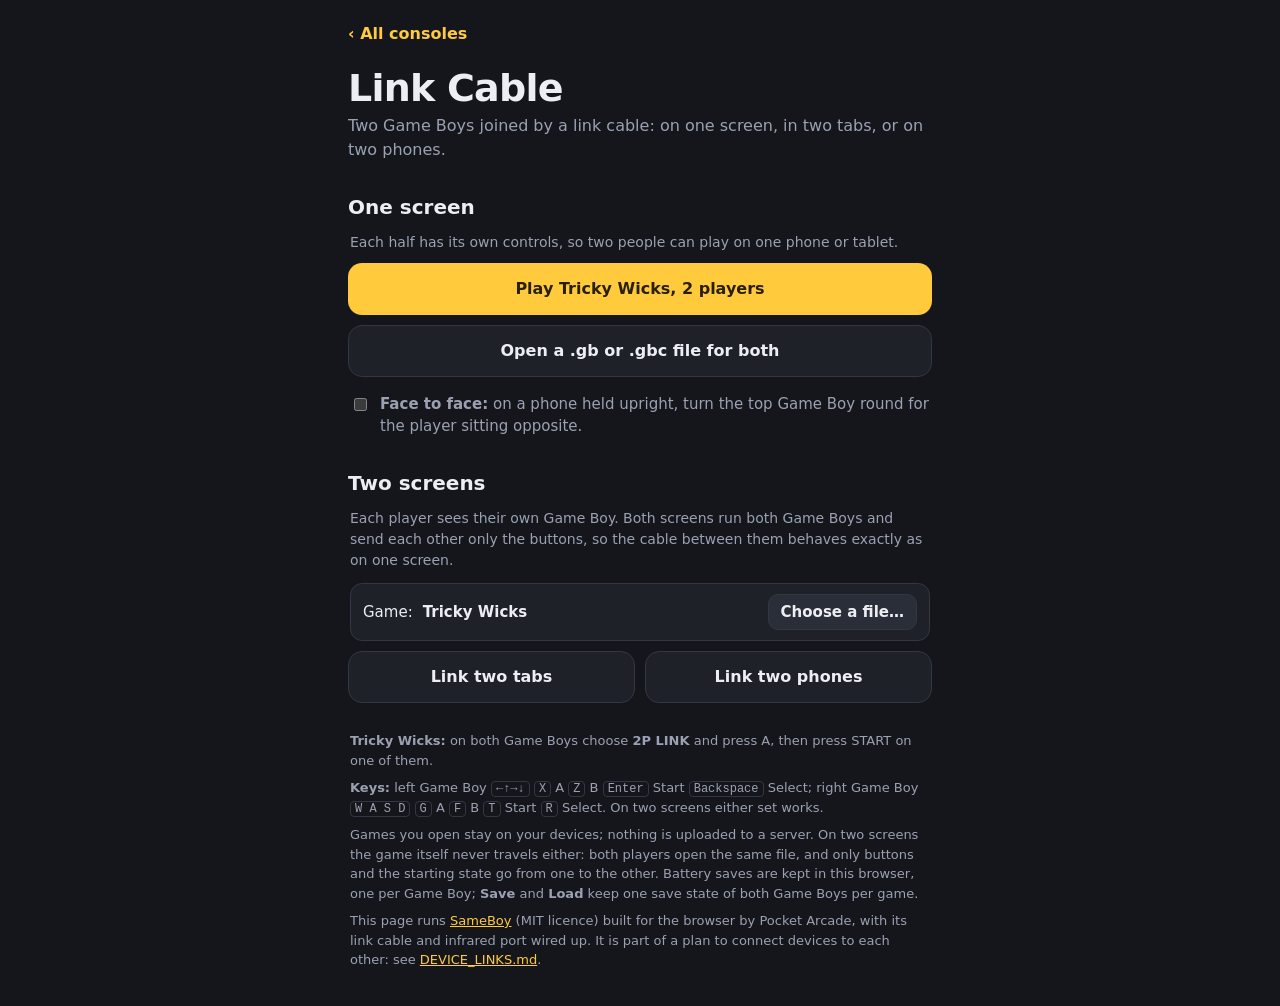
<file: link/index.html>
<!doctype html>
<!-- Pocket Arcade - two Game Boys and a link cable. Copyright (C) 2026 the Pocket Arcade authors. GPL-3.0-or-later; see ../LICENSE. -->
<html lang="en">
<head>
  <meta charset="utf-8">
  <meta name="viewport" content="width=device-width, initial-scale=1, viewport-fit=cover">
  <meta name="theme-color" content="#14161b">
  <meta name="description" content="Two Game Boys joined by a link cable: on one screen, in two tabs, or on two phones. Comes with Tricky Wicks for two players; bring your own files for the rest. Nothing is uploaded.">
  <title>Link Cable – Pocket Arcade</title>
  <link rel="icon" href="data:image/svg+xml,%3Csvg xmlns='http://www.w3.org/2000/svg' viewBox='0 0 32 32'%3E%3Crect width='32' height='32' rx='7' fill='%2314161b'/%3E%3Crect x='2' y='6' width='12' height='20' rx='3' fill='%23ffcb3d'/%3E%3Crect x='18' y='6' width='12' height='20' rx='3' fill='%23ffcb3d'/%3E%3Cpath d='M8 6V3h16v3' stroke='%23eceef3' stroke-width='2' fill='none'/%3E%3C/svg%3E">
  <style>
    :root {
      --bg: #14161b; --panel: #1e2128; --line: #323744; --text: #eceef3; --muted: #9aa1b2;
      --accent: #ffcb3d; --accent-ink: #2a1f00; --bad: #ff8f7d; --ok: #8fe3a0;
      color-scheme: dark;
    }
    * { box-sizing: border-box; -webkit-tap-highlight-color: transparent; }
    html, body { margin: 0; background: var(--bg); color: var(--text);
      font: 16px/1.5 system-ui, -apple-system, "Segoe UI", Roboto, sans-serif; }
    body { min-height: 100dvh; }
    a { color: var(--accent); }
    [hidden] { display: none !important; }

    #library { max-width: 620px; margin: 0 auto; padding: calc(env(safe-area-inset-top) + 14px) 18px calc(env(safe-area-inset-bottom) + 28px); }
    .back { display: inline-block; padding: 8px 0; text-decoration: none; font-weight: 600; }
    h1 { font-size: clamp(28px, 7vw, 38px); line-height: 1.1; margin: 14px 0 4px; letter-spacing: -.02em; }
    .sub { margin: 0 0 20px; color: var(--muted); }
    .btn { position: relative; display: flex; align-items: center; justify-content: center; width: 100%; min-height: 52px; padding: 12px 20px;
      background: var(--accent); color: var(--accent-ink); font: inherit; font-weight: 800; border: 0; border-radius: 14px; cursor: pointer; margin-top: 10px; }
    .btn.alt { background: var(--panel); color: var(--text); border: 1px solid var(--line); }
    .btn input { position: absolute; width: 1px; height: 1px; opacity: 0; pointer-events: none; }
    .btn:focus-within { outline: 2px solid var(--text); outline-offset: 2px; }
    .opt { display: flex; gap: 10px; align-items: flex-start; margin: 16px 2px 0; color: var(--muted); font-size: 15px; }
    .opt input { margin-top: 5px; accent-color: var(--accent); }
    .note { margin: 10px 2px 0; font-size: 14px; color: var(--muted); }
    .note.bad { color: var(--bad); }
    .fine { margin: 28px 2px 0; font-size: 13px; color: var(--muted); }
    .fine p { margin: 8px 0; }
    kbd { font: 12px ui-monospace, monospace; border: 1px solid var(--line); border-radius: 4px; padding: 0 4px; }

    /* ---- playing ---- */
    body.playing { overflow: hidden; background: #000; }
    body.playing #library { display: none; }
    #stage { position: fixed; inset: 0; display: flex; flex-direction: column; background: #000;
      padding: env(safe-area-inset-top) env(safe-area-inset-right) env(safe-area-inset-bottom) env(safe-area-inset-left); }
    #bar { flex: none; display: flex; align-items: center; gap: 8px; padding: 6px 10px; background: var(--bg); border-bottom: 1px solid var(--line); font-size: 14px; }
    #bar button { font: inherit; font-weight: 700; color: var(--text); background: var(--panel); border: 1px solid var(--line); border-radius: 10px; padding: 6px 12px; cursor: pointer; }
    #bar button[aria-pressed="true"] { background: var(--accent); color: var(--accent-ink); border-color: var(--accent); }
    #bar .grow { flex: 1; }
    #traffic { color: var(--muted); font-variant-numeric: tabular-nums; white-space: nowrap; }
    #consoles { flex: 1; min-height: 0; display: flex; flex-direction: column; }
    @media (min-aspect-ratio: 1/1) { #consoles { flex-direction: row; } }
    .gb { flex: 1; min-width: 0; min-height: 0; display: grid; grid-template-rows: 1fr auto; place-items: center; padding: 8px; border-top: 1px solid #222; }
    .gb:first-child { border-top: 0; }
    body.face .gb.p1 { transform: rotate(180deg); }
    .view { width: 100%; height: 100%; min-height: 0; display: flex; align-items: center; justify-content: center; overflow: hidden; }
    .screen { display: block; width: 160px; height: 144px; image-rendering: pixelated; background: #cfd2c4; }
    .who { font-size: 12px; color: var(--muted); text-transform: uppercase; letter-spacing: .08em; }
    .pad { display: grid; grid-template-columns: auto 1fr auto; align-items: center; gap: 10px; width: 100%; max-width: 420px; padding-top: 6px; user-select: none; -webkit-user-select: none; touch-action: none; }
    .dpad { display: grid; grid-template-columns: repeat(3, 40px); grid-template-rows: repeat(3, 40px); }
    .dpad b, .ab b, .ss b { display: flex; align-items: center; justify-content: center; background: #2a2e38; color: var(--muted); border-radius: 8px; font-weight: 800; font-size: 13px; }
    .dpad b.on, .ab b.on, .ss b.on { background: var(--accent); color: var(--accent-ink); }
    .dpad .u { grid-area: 1 / 2; } .dpad .l { grid-area: 2 / 1; } .dpad .r { grid-area: 2 / 3; } .dpad .d { grid-area: 3 / 2; }
    .mid { display: flex; flex-direction: column; align-items: center; gap: 6px; }
    .ss { display: flex; gap: 8px; } .ss b { width: 56px; height: 24px; border-radius: 12px; font-size: 10px; }
    .ab { display: flex; gap: 12px; } .ab b { width: 52px; height: 52px; border-radius: 50%; font-size: 16px; }
    .ab .a { transform: translateY(-14px); }
    @media (max-height: 640px) and (max-aspect-ratio: 1/1) { .dpad { grid-template-columns: repeat(3, 32px); grid-template-rows: repeat(3, 32px); } .ab b { width: 42px; height: 42px; } }
    h2 { font-size: 20px; margin: 30px 0 4px; }
    .row { display: flex; gap: 10px; } .row > * { flex: 1; }
    .game { margin: 12px 2px 0; padding: 10px 12px; background: var(--panel); border: 1px solid var(--line); border-radius: 12px; font-size: 15px; display: flex; gap: 10px; align-items: center; }
    .game b { flex: 1; } .game button, .rtc button { font: inherit; font-weight: 700; color: var(--text); background: #2a2e38; border: 1px solid var(--line); border-radius: 10px; padding: 6px 12px; cursor: pointer; }
    .rtc { margin-top: 12px; padding: 14px; background: var(--panel); border: 1px solid var(--line); border-radius: 14px; }
    .rtc h3 { margin: 0 0 6px; font-size: 16px; }
    .rtc p { margin: 6px 0; font-size: 14px; color: var(--muted); }
    .rtc textarea { width: 100%; min-height: 64px; font: 12px/1.4 ui-monospace, monospace; color: var(--text); background: var(--bg); border: 1px solid var(--line); border-radius: 10px; padding: 8px; resize: vertical; word-break: break-all; }
    .qr { display: block; width: min(280px, 100%); margin: 8px auto; background: #fff; border-radius: 8px; }
    .qr svg { display: block; width: 100%; height: auto; }
    .tools { display: flex; flex-wrap: wrap; gap: 8px; margin: 6px 0; }
    video.scan { width: 100%; border-radius: 10px; background: #000; }
    #bar .status { color: var(--muted); font-size: 13px; white-space: nowrap; overflow: hidden; text-overflow: ellipsis; }
    #bar .status.bad { color: var(--bad); } #bar .status.ok { color: var(--ok); }
    body.net .gb { border-top: 0; }
    body.net #traffic { display: none; }
    #bar button:disabled { opacity: .55; cursor: default; }
  </style>
</head>
<body>
  <noscript><p style="padding:20px">This page needs JavaScript to run the emulator.</p></noscript>

  <main id="library">
    <a class="back" href="../">‹ All consoles</a>
    <h1>Link Cable</h1>
    <p class="sub">Two Game Boys joined by a link cable: on one screen, in two tabs, or on two phones.</p>

    <h2>One screen</h2>
    <p class="note">Each half has its own controls, so two people can play on one phone or tablet.</p>
    <button class="btn" id="play-free" type="button">Play Tricky Wicks, 2 players</button>
    <label class="btn alt">Open a .gb or .gbc file for both<input type="file" id="file" accept=".gb,.gbc"></label>
    <label class="opt"><input type="checkbox" id="face"> <span><b>Face to face:</b> on a phone held upright, turn the top Game Boy round for the player sitting opposite.</span></label>
    <p class="note" id="msg" role="status"></p>

    <h2>Two screens</h2>
    <p class="note">Each player sees their own Game Boy. Both screens run both Game Boys and send each other only the buttons, so the cable between them behaves exactly as on one screen.</p>
    <div class="game"><span>Game:</span><b id="net-game">Tricky Wicks</b><button type="button" id="net-pick">Choose a file…</button><input type="file" id="net-file" accept=".gb,.gbc" hidden></div>
    <div class="row">
      <button class="btn alt" id="tabs" type="button">Link two tabs</button>
      <button class="btn alt" id="phones" type="button">Link two phones</button>
    </div>
    <p class="note" id="net-msg" role="status"></p>

    <section class="rtc" id="rtc" hidden>
      <div id="rtc-choose">
        <h3>Link two phones</h3>
        <p>One phone starts and shows a code; the other joins with it and shows a code back. No server is involved: the phones talk to each other directly, so put both on the same Wi-Fi (or one phone's hotspot).</p>
        <div class="row">
          <button type="button" id="rtc-host">Start (Game Boy 1)</button>
          <button type="button" id="rtc-join">Join (Game Boy 2)</button>
        </div>
        <label class="opt"><input type="checkbox" id="stun"> <span>Different networks? Ask Google's public STUN server (stun.l.google.com) for this phone's internet address. Off unless you tick it: it tells that server your address.</span></label>
      </div>
      <div id="rtc-show" hidden>
        <h3 id="rtc-show-title">Show this to the other phone</h3>
        <p id="rtc-show-help"></p>
        <div class="qr" id="rtc-qr"></div>
        <textarea id="rtc-code" readonly aria-label="Link code"></textarea>
        <div class="tools"><button type="button" id="rtc-copy">Copy code</button><button type="button" id="rtc-share" hidden>Share…</button></div>
      </div>
      <div id="rtc-enter" hidden>
        <h3 id="rtc-enter-title">Enter the other phone's code</h3>
        <p id="rtc-enter-help"></p>
        <textarea id="rtc-input" aria-label="The other phone's code" placeholder="PA1~…"></textarea>
        <div class="tools"><button type="button" id="rtc-go">Connect</button><button type="button" id="rtc-scan" hidden>Scan its QR code</button></div>
        <video class="scan" id="rtc-video" playsinline muted hidden></video>
      </div>
      <p class="note" id="rtc-msg" role="status"></p>
    </section>

    <div class="fine">
      <p><b>Tricky Wicks:</b> on both Game Boys choose <b>2P LINK</b> and press A, then press START on one of them.</p>
      <p><b>Keys:</b> left Game Boy <kbd>←↑→↓</kbd> <kbd>X</kbd> A <kbd>Z</kbd> B <kbd>Enter</kbd> Start <kbd>Backspace</kbd> Select;
        right Game Boy <kbd>W A S D</kbd> <kbd>G</kbd> A <kbd>F</kbd> B <kbd>T</kbd> Start <kbd>R</kbd> Select. On two screens either set works.</p>
      <p>Games you open stay on your devices; nothing is uploaded to a server. On two screens the game itself never travels either: both players open the same file, and only buttons and the starting state go from one to the other. Battery saves are kept in this browser, one per Game Boy; <b>Save</b> and <b>Load</b> keep one save state of both Game Boys per game.</p>
      <p>This page runs <a href="https://github.com/LIJI32/SameBoy">SameBoy</a> (MIT licence) built for the browser by Pocket Arcade, with its link cable and infrared port wired up. It is part of a plan to connect devices to each other: see <a href="../docs/DEVICE_LINKS.md">DEVICE_LINKS.md</a>.</p>
    </div>
  </main>

  <div id="stage" hidden>
    <div id="bar">
      <button id="games" type="button">‹ Games</button>
      <button id="cable" type="button" aria-pressed="true" title="Plug the cable in or pull it out">Cable</button>
      <button id="ir" type="button" aria-pressed="true" title="Let the two infrared ports see each other (Game Boy Color games)" hidden>IR</button>
      <button id="sound" type="button" title="Which Game Boy you hear">Sound</button>
      <button id="save" type="button" title="Keep a save state of both Game Boys">Save</button>
      <button id="load" type="button" title="Go back to the save state">Load</button>
      <span class="grow status" id="status"></span>
      <span id="traffic" title="Bytes sent over the cable"></span>
    </div>
    <div id="consoles"></div>
  </div>

  <script type="module">
    import { GameBoyHost, linkCable, irBeam, KEYS } from './bus.js';
    import { Netplay, tabTransport, RtcLink, sha256 } from './netplay.js';
    import { Speaker } from './audio.js';
    import { qrEncode, qrToSvg } from './qr.js';

    const $ = (id) => document.getElementById(id);
    const FRAME = 1000 / 59.7275;
    const KEYMAP = [
      { ArrowLeft: 'left', ArrowRight: 'right', ArrowUp: 'up', ArrowDown: 'down', KeyX: 'a', KeyZ: 'b', Enter: 'start', Backspace: 'select' },
      { KeyA: 'left', KeyD: 'right', KeyW: 'up', KeyS: 'down', KeyG: 'a', KeyF: 'b', KeyT: 'start', KeyR: 'select' },
    ];
    const FREE = { title: 'Tricky Wicks', url: '../free/gb/tricky-wicks.gb', id: 'tricky-wicks' };
    const store = {
      get(k) { try { return localStorage.getItem(k); } catch { return null; } },
      set(k, v) { try { localStorage.setItem(k, v); return true; } catch { return false; } },
    };
    const b64 = (u8) => { let s = ''; for (let i = 0; i < u8.length; i += 0x8000) s += String.fromCharCode(...u8.subarray(i, i + 0x8000)); return btoa(s); };
    const unb64 = (s) => Uint8Array.from(atob(s), (c) => c.charCodeAt(0));
    $('face').checked = store.get('pa-link:face') === '1';
    $('face').onchange = () => store.set('pa-link:face', $('face').checked ? '1' : '0');

    let host = null, gbs = [], unplug = null, unbeam = null, title = '', running = false, bytes = 0, last = 0, acc = 0;
    let net = null, me = -1;               // two screens: the Netplay session and which Game Boy is ours
    let sound = store.get('pa-link:sound') || '0';   // 'off', '0', '1' or 'both' ('0' / '1' = that Game Boy)
    const speaker = new Speaker();
    const local = [0, 0];                  // keys held, per Game Boy (one screen) or ours (two screens)

    function say(el, text, bad) { $(el).textContent = text; $(el).className = bad ? 'note bad' : 'note'; }

    function romTitle(rom) {
      let t = ''; for (let i = 0x134; i < 0x143; i++) { if (!rom[i]) break; t += String.fromCharCode(rom[i]); }
      return t.trim() || 'game';
    }

    // ---- input ----
    function press(i, k, down) {
      const bit = 1 << KEYS[k];
      if (net) { local[me] = down ? local[me] | bit : local[me] & ~bit; net.local = local[me]; }
      else { local[i] = down ? local[i] | bit : local[i] & ~bit; gbs[i].keys(local[i]); }
    }

    function makePanel(i) {
      const el = document.createElement('section');
      el.className = 'gb p' + i;
      el.dataset.i = i;
      el.innerHTML = `<div class="view"><canvas class="screen" width="160" height="144" aria-label="Game Boy ${i + 1} screen"></canvas></div>
        <div class="pad" aria-hidden="true">
          <div class="dpad"><b class="u" data-k="up">▲</b><b class="l" data-k="left">◀</b><b class="r" data-k="right">▶</b><b class="d" data-k="down">▼</b></div>
          <div class="mid"><span class="who">Game Boy ${i + 1}</span><div class="ss"><b data-k="select">SELECT</b><b data-k="start">START</b></div></div>
          <div class="ab"><b class="b" data-k="b">B</b><b class="a" data-k="a">A</b></div>
        </div>`;
      // Touch: each finger presses the button under it; sliding between buttons works, and the
      // two players' fingers on the two pads never interfere (each pad keeps its own pointers).
      const pad = el.querySelector('.pad'), held = new Map();
      const keyAt = (e) => { const t = document.elementFromPoint(e.clientX, e.clientY); return t && pad.contains(t) && t.dataset.k ? t : null; };
      const set = (id, btn) => {
        const old = held.get(id);
        if (old === btn) return;
        if (old) { held.delete(id); if (![...held.values()].includes(old)) { old.classList.remove('on'); press(i, old.dataset.k, false); } }
        if (btn) { btn.classList.add('on'); press(i, btn.dataset.k, true); held.set(id, btn); }
      };
      pad.addEventListener('pointerdown', (e) => { pad.setPointerCapture(e.pointerId); set(e.pointerId, keyAt(e)); e.preventDefault(); });
      pad.addEventListener('pointermove', (e) => { if (held.has(e.pointerId) || e.buttons) set(e.pointerId, keyAt(e)); });
      for (const t of ['pointerup', 'pointercancel']) pad.addEventListener(t, (e) => set(e.pointerId, null));
      return el;
    }

    // ---- starting ----
    async function boot(rom) {
      if (!host) host = await GameBoyHost.load(new URL('sameboy-link.wasm', import.meta.url));
      title = romTitle(rom);
      const color = !!(rom[0x143] & 0x80);
      if (!gbs.length) gbs = [host.add({ color }), host.add({ color })];
      gbs.forEach((gb, i) => {
        gb.reset(color);
        gb.loadRom(rom);
        const save = store.get(`pa-link:${title}:${i}`);
        if (save) gb.loadSaveRam(unb64(save));
      });
      gbs[0].ports.serial.onByte = () => { bytes++; };
      local.fill(0);
      return color;
    }

    function show(panels, color) {
      $('consoles').replaceChildren(...panels.map(makePanel));
      $('ir').hidden = !color;
      for (const id of ['save', 'load']) $(id).hidden = !!net;
      $('cable').disabled = !!net && me !== 0;
      document.body.classList.toggle('face', !net && $('face').checked);
      document.body.classList.toggle('net', !!net);
      document.body.classList.add('playing');
      $('stage').hidden = false;
      setSound(sound);
      layout();
      bytes = 0; acc = 0; last = performance.now();
      if (!running) { running = true; requestAnimationFrame(tick); }
      window.__link = { host, gbs, net, me, local, get bytes() { return bytes; }, speaker };
    }

    async function start(rom) {
      leaveNet();
      const color = await boot(rom);
      plug(true);
      if (color) beam(true);
      status('');
      show([0, 1], color);
    }

    function plug(on) {
      if (unplug) { unplug(); unplug = null; }
      if (on) unplug = linkCable(gbs[0], gbs[1]);
      $('cable').setAttribute('aria-pressed', on);
      $('cable').textContent = on ? 'Cable in' : 'Cable out';
    }
    function beam(on) {
      if (unbeam) { unbeam(); unbeam = null; }
      if (on) unbeam = irBeam(gbs[0], gbs[1]);
      $('ir').setAttribute('aria-pressed', on);
    }

    // ---- sound ----
    function setSound(mode) {
      const modes = net ? ['off', String(me)] : ['off', '0', '1', 'both'];
      if (!modes.includes(mode)) mode = net ? String(me) : '0';
      sound = mode;
      gbs.forEach((gb, i) => { gb.audio = mode === 'both' || mode === String(i); });
      $('sound').textContent = mode === 'off' ? 'Sound off' : mode === 'both' ? 'Sound: both' : net ? 'Sound on' : `Sound: GB ${+mode + 1}`;
      $('sound').setAttribute('aria-pressed', mode !== 'off');
    }
    $('sound').onclick = () => {
      speaker.start().catch(() => {});
      const modes = net ? ['off', String(me)] : ['off', '0', '1', 'both'];
      setSound(modes[(modes.indexOf(sound) + 1) % modes.length]);
      store.set('pa-link:sound', sound);
    };

    // ---- drawing and the frame loop ----
    function layout() {
      const dpr = devicePixelRatio || 1;
      document.querySelectorAll('#consoles .gb').forEach((g) => {
        const w = g.clientWidth - 16, h = g.clientHeight - g.querySelector('.pad').offsetHeight - 22;
        const k = Math.max(1, Math.floor(Math.min(w / 160, h / 144) * dpr));
        const c = g.querySelector('canvas');
        c.style.width = (160 * k / dpr) + 'px'; c.style.height = (144 * k / dpr) + 'px';
      });
    }
    addEventListener('resize', layout);

    function draw() {
      document.querySelectorAll('#consoles .gb').forEach((g) => {
        g.querySelector('canvas').getContext('2d').putImageData(new ImageData(new Uint8ClampedArray(gbs[+g.dataset.i].screen()), 160, 144), 0, 0);
      });
      $('traffic').textContent = bytes ? `${bytes} bytes` : '';
      if (net && net.started) status(`Linked · ${net.delay} frames delay` + (net.rtt ? ` · ${Math.round(net.rtt)} ms` : ''), 'ok');
    }

    function tick(now) {
      if (!document.body.classList.contains('playing')) { running = false; return; }
      acc = Math.min(acc + (now - last), FRAME * 4); last = now;
      let due = Math.floor(acc / FRAME), ran = 0;
      if (net) {
        ran = net.run(due);
        if (ran === due && net.lead > net.delay + 2) ran += net.run(1);   // the other side is ahead: catch up
        acc = Math.max(0, acc - ran * FRAME);
      } else {
        for (; ran < due; ran++) host.runFrame();
        acc -= ran * FRAME;
      }
      if (ran) {
        draw();
        if (sound !== 'off') speaker.play(gbs.map((gb) => (gb.audio ? gb.takeAudio() : null)));
      }
      requestAnimationFrame(tick);
    }

    function status(text, kind) { $('status').textContent = text; $('status').className = 'grow status' + (kind ? ' ' + kind : ''); }

    // ---- saves ----
    function saveAll() {
      for (const [i, gb] of gbs.entries()) {
        const ram = gb.saveRam();
        if (ram) store.set(`pa-link:${title}:${i}`, b64(ram));
      }
    }
    setInterval(() => { if (document.body.classList.contains('playing')) saveAll(); }, 30000);
    addEventListener('pagehide', () => { if (gbs.length) saveAll(); });
    document.addEventListener('visibilitychange', () => { if (document.hidden && gbs.length) saveAll(); });

    $('save').onclick = () => {
      const s = host.saveState();
      const ok = store.set(`pa-link:${title}:state`, JSON.stringify({ clocks: s.clocks, states: s.states.map(b64), cable: !!unplug, ir: !!unbeam }));
      status(ok ? 'Saved both Game Boys' : 'Could not save: this browser’s storage is full or off', ok ? 'ok' : 'bad');
    };
    $('load').onclick = () => {
      const raw = store.get(`pa-link:${title}:state`);
      if (!raw) return status('No save state for this game yet', 'bad');
      const s = JSON.parse(raw);
      host.loadState({ clocks: s.clocks, states: s.states.map(unb64) });
      plug(s.cable); if (gbs[0].color) beam(s.ir);
      status('Loaded', 'ok');
    };

    // ---- keys ----
    for (const [type, down] of [['keydown', true], ['keyup', false]]) {
      addEventListener(type, (e) => {
        if (!document.body.classList.contains('playing') || e.repeat) return;
        for (const [i, map] of KEYMAP.entries()) {
          if (map[e.code]) { press(i, map[e.code], down); e.preventDefault(); }
        }
      });
    }

    $('games').onclick = () => { saveAll(); leaveNet(); document.body.classList.remove('playing'); $('stage').hidden = true; };
    $('cable').onclick = () => {
      const on = $('cable').getAttribute('aria-pressed') !== 'true';
      if (net) { if (me === 0) net.cable = on; } else plug(on);
    };
    $('ir').onclick = () => beam($('ir').getAttribute('aria-pressed') !== 'true');

    const fetchFree = async () => new Uint8Array(await (await fetch(FREE.url)).arrayBuffer());
    $('play-free').onclick = async () => {
      speaker.start().catch(() => {});
      say('msg', 'Loading…');
      try { await start(await fetchFree()); say('msg', ''); }
      catch (e) { say('msg', 'Could not start: ' + e.message, true); }
    };
    $('file').onchange = async () => {
      const f = $('file').files[0]; if (!f) return;
      speaker.start().catch(() => {});
      try { await start(new Uint8Array(await f.arrayBuffer())); say('msg', ''); }
      catch (e) { say('msg', 'Could not open that file: ' + e.message, true); }
      $('file').value = '';
    };

    // ---- two screens ----
    // The game both screens play: Tricky Wicks unless a file was chosen.
    let netRom = null;
    $('net-pick').onclick = () => $('net-file').click();
    $('net-file').onchange = async () => {
      const f = $('net-file').files[0]; if (!f) return;
      netRom = new Uint8Array(await f.arrayBuffer());
      $('net-game').textContent = romTitle(netRom) + ' (' + f.name + ')';
      $('net-file').value = '';
      if (waitingForFile) waitingForFile(netRom);
    };
    let waitingForFile = null;

    function leaveNet() {
      if (net) { net.close(); net = null; }
      me = -1;
    }

    // Game Boy 1's side tells the other which game; the other loads it too (or asks for the file).
    async function playNet(transport, side) {
      leaveNet();
      me = side;
      let rom;
      if (side === 0) {
        rom = netRom || await fetchFree();
        transport.send({ t: 'game', title: netRom ? romTitle(netRom) : FREE.title, free: netRom ? null : FREE.id });
      } else {
        const game = await new Promise((resolve) => { transport.onmessage = (m) => { if (m.t === 'game') resolve(m); }; });
        if (game.free === FREE.id) rom = await fetchFree();
        else if (netRom && romTitle(netRom) === game.title) rom = netRom;
        else {
          say('net-msg', `The other player is playing “${game.title}”. Choose the same file here (Choose a file…).`, true);
          rom = await new Promise((resolve) => { waitingForFile = resolve; });
          waitingForFile = null;
        }
      }
      const color = await boot(rom);
      plug(true);
      net = new Netplay({ host, transport, me: side, romHash: await sha256(rom), title: romTitle(rom), delay: transport.delay || 4 });
      net.onStatus = (text, state) => {
        status(text, state === 'play' ? 'ok' : state === 'wait' ? '' : 'bad');
        if (state !== 'play') say('net-msg', text, state === 'error' || state === 'closed');
      };
      net.onCable = (on) => plug(on);
      net.onStart = () => { say('net-msg', ''); $('rtc').hidden = true; };
      show([side], color);
      if (color) beam(true);
      net.begin();
    }

    $('tabs').onclick = async () => {
      speaker.start().catch(() => {});
      say('net-msg', 'Waiting for another tab: open this page in a second tab and press “Link two tabs” there too.');
      const { transport, me: side } = await tabTransport();
      transport.delay = 2;
      say('net-msg', `Found the other tab. This tab is Game Boy ${side + 1}.`);
      playNet(transport, side).catch((e) => say('net-msg', 'Could not link: ' + e.message, true));
    };

    // Phones: WebRTC with codes carried by hand (copy and paste, a link, or a QR code).
    let rtc = null;
    const pageUrl = () => location.href.split('#')[0];
    $('phones').onclick = () => { $('rtc').hidden = false; $('rtc-choose').hidden = false; $('rtc-show').hidden = $('rtc-enter').hidden = true; $('rtc').scrollIntoView({ behavior: 'smooth' }); };

    function showCode(code, kind) {
      const url = pageUrl() + '#' + kind + '=' + code;
      $('rtc-show').hidden = false;
      $('rtc-code').value = code;
      $('rtc-qr').innerHTML = qrToSvg(qrEncode(url, { ecc: 'L' }));
      $('rtc-share').hidden = !navigator.share;
      $('rtc-share').onclick = () => navigator.share({ title: 'Pocket Arcade link', url }).catch(() => {});
      $('rtc-copy').onclick = () => { navigator.clipboard.writeText(code).then(() => say('rtc-msg', 'Copied.'), () => { $('rtc-code').select(); }); };
    }

    function enterCode(onCode) {
      $('rtc-enter').hidden = false;
      $('rtc-input').value = '';
      $('rtc-go').onclick = () => onCode($('rtc-input').value);
      $('rtc-scan').hidden = !('BarcodeDetector' in window && navigator.mediaDevices);
      $('rtc-scan').onclick = () => scan().then(onCode, (e) => say('rtc-msg', 'Could not scan: ' + e.message, true));
    }

    // Scan a QR code with the camera, where the browser can read QR codes (Android Chrome). On
    // other phones the phone's own camera app opens the link in the QR code instead, which works
    // too: see the "#a=" handling below.
    async function scan() {
      const det = new BarcodeDetector({ formats: ['qr_code'] });
      const stream = await navigator.mediaDevices.getUserMedia({ video: { facingMode: 'environment' } });
      const v = $('rtc-video'); v.hidden = false; v.srcObject = stream; await v.play();
      try {
        for (;;) {
          const found = await det.detect(v);
          if (found.length) return found[0].rawValue;
          await new Promise((r) => setTimeout(r, 200));
        }
      } finally { stream.getTracks().forEach((t) => t.stop()); v.hidden = true; }
    }

    function newRtc() {
      if (rtc) rtc.close();
      rtc = new RtcLink({ stun: $('stun').checked ? 'stun:stun.l.google.com:19302' : null });
      return rtc;
    }

    $('rtc-host').onclick = async () => {
      speaker.start().catch(() => {});
      const link = newRtc();
      $('rtc-choose').hidden = true;
      say('rtc-msg', 'Making a code…');
      link.onopen = (t) => { t.delay = 5; say('rtc-msg', 'Connected.'); playNet(t, 0).catch((e) => say('net-msg', 'Could not link: ' + e.message, true)); };
      try {
        const code = await link.offer();
        $('rtc-show-title').textContent = '1. Show this to the other phone';
        $('rtc-show-help').textContent = 'On the other phone, scan this QR code with the camera (it opens this page and joins), or copy the code over and press Join there.';
        showCode(code, 'j');
        $('rtc-enter-title').textContent = '2. Enter the code the other phone shows';
        $('rtc-enter-help').textContent = 'Paste it here, or scan its QR code. With the phone’s own camera app, the code comes back to this tab by itself.';
        enterCode(async (c) => {
          try { await link.accept(c); say('rtc-msg', 'Connecting…'); }
          catch (e) { say('rtc-msg', e.message, true); }
        });
        answerInbox(async (c) => { $('rtc-input').value = c; try { await link.accept(c); say('rtc-msg', 'Connecting…'); } catch (e) { say('rtc-msg', e.message, true); } });
        say('rtc-msg', '');
      } catch (e) { say('rtc-msg', 'Could not start: ' + e.message, true); }
    };

    async function join(offer) {
      const link = newRtc();
      $('rtc-choose').hidden = true;
      $('rtc-enter').hidden = true;
      say('rtc-msg', 'Making the answer…');
      link.onopen = (t) => { t.delay = 5; say('rtc-msg', 'Connected.'); playNet(t, 1).catch((e) => say('net-msg', 'Could not link: ' + e.message, true)); };
      try {
        const code = await link.answer(offer);
        $('rtc-show-title').textContent = 'Show this to the first phone';
        $('rtc-show-help').textContent = 'Scan it with the first phone (its camera app or the Scan button there), or copy the code over. The game starts when the phones connect.';
        showCode(code, 'a');
        say('rtc-msg', '');
      } catch (e) { say('rtc-msg', 'Could not join: ' + e.message, true); enterCode(join); }
    }
    $('rtc-join').onclick = () => {
      speaker.start().catch(() => {});
      $('rtc-choose').hidden = true;
      $('rtc-enter-title').textContent = 'Enter the first phone’s code';
      $('rtc-enter-help').textContent = 'Paste it here, or scan its QR code.';
      enterCode(join);
    };

    // An answer that arrives in another tab of this browser (the camera app opened its link)
    // is handed to the tab that started.
    function answerInbox(onAnswer) {
      const ch = new BroadcastChannel('pocket-arcade-link-answer');
      ch.onmessage = ({ data }) => { if (data && data.answer) { ch.postMessage({ got: true }); ch.close(); onAnswer(data.answer); } };
    }

    // Opened from a link or QR code: "#j=CODE" joins, "#a=CODE" is an answer for the starting tab.
    (function fromLink() {
      const m = location.hash.match(/^#([ja])=(.+)$/);
      if (!m) return;
      const code = decodeURIComponent(m[2]);
      history.replaceState(null, '', pageUrl());
      $('rtc').hidden = false;
      if (m[1] === 'j') {
        $('rtc-choose').hidden = true;
        $('rtc-enter-title').textContent = 'Join the link game';
        $('rtc-enter-help').textContent = 'The first phone’s code is filled in. Press Connect to make the answer.';
        enterCode(join);
        $('rtc-input').value = code;
      } else {
        $('rtc-choose').hidden = true;
        const ch = new BroadcastChannel('pocket-arcade-link-answer');
        let got = false;
        ch.onmessage = ({ data }) => { if (data && data.got) { got = true; say('rtc-msg', 'Sent to the tab that started the link. Switch back to it; you can close this one.'); ch.close(); } };
        ch.postMessage({ answer: code });
        setTimeout(() => {
          if (got) return;
          ch.close();
          say('rtc-msg', 'The tab that started the link is not open in this browser. Copy this code into it:', true);
          showCode(code, 'a');
          $('rtc-show-title').textContent = 'The other phone’s answer';
          $('rtc-show-help').textContent = '';
        }, 1200);
      }
      $('rtc').scrollIntoView();
    })();
  </script>
</body>
</html>
</file>
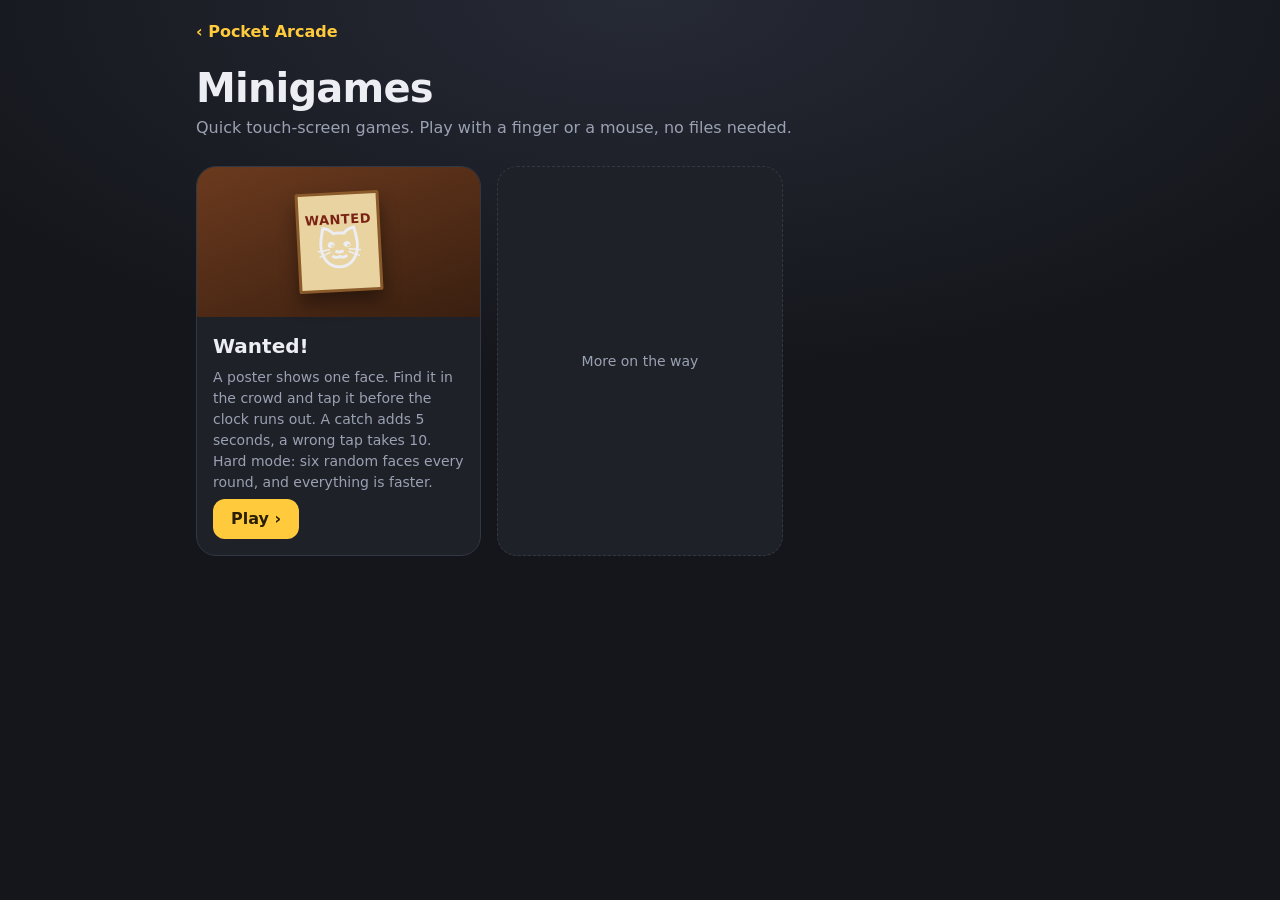
<file: minigames/index.html>
<!doctype html>
<!-- Pocket Arcade - minigames. Copyright (C) 2026 the Pocket Arcade authors. GPL-3.0-or-later; see ../LICENSE. -->
<html lang="en">
<head>
  <meta charset="utf-8">
  <meta name="viewport" content="width=device-width, initial-scale=1, viewport-fit=cover">
  <meta name="theme-color" content="#14161b">
  <title>Minigames</title>
  <style>
    :root { --bg: #14161b; --panel: #1e2128; --line: #323744; --text: #eceef3; --muted: #9aa1b2; --accent: #ffcb3d; --accent-ink: #2a1f00; color-scheme: dark; }
    * { box-sizing: border-box; -webkit-tap-highlight-color: transparent; }
    html, body { margin: 0; background: var(--bg); color: var(--text); font: 16px/1.5 system-ui, -apple-system, "Segoe UI", Roboto, sans-serif; }
    body { min-height: 100dvh; background: radial-gradient(90% 60% at 50% 0%, #262a35 0%, var(--bg) 70%) no-repeat, var(--bg); }
    a { color: var(--accent); }
    .wrap { max-width: 920px; margin: 0 auto; padding: calc(env(safe-area-inset-top) + 20px) 16px 40px; }
    .back { font-weight: 700; text-decoration: none; }
    h1 { font-size: clamp(28px, 6vw, 40px); line-height: 1.1; margin: 22px 0 6px; letter-spacing: -.02em; }
    .tag { color: var(--muted); margin: 0 0 26px; }
    .grid { display: grid; grid-template-columns: repeat(auto-fill, minmax(240px, 1fr)); gap: 16px; }
    .card { display: flex; flex-direction: column; background: var(--panel); border: 1px solid var(--line); border-radius: 20px;
      overflow: hidden; text-decoration: none; color: inherit; transition: transform .15s ease, border-color .15s ease; }
    .card:hover, .card:focus-visible { transform: translateY(-3px); border-color: #4a5266; outline: none; }
    .stage { height: 150px; display: grid; place-items: center; background: linear-gradient(160deg, #6b3a1e, #3a1f10); }
    .poster { width: 84px; height: 100px; background: #e9d3a1; border: 3px solid #8a5a2b; border-radius: 2px; display: flex; flex-direction: column;
      align-items: center; justify-content: center; gap: 2px; box-shadow: 0 10px 18px rgba(0,0,0,.4); transform: rotate(-3deg); }
    .poster b { font: 900 13px/1 system-ui, sans-serif; color: #7a2214; letter-spacing: .04em; }
    .poster span { font-size: 44px; line-height: 1; }
    .info { padding: 14px 16px 16px; display: flex; flex-direction: column; gap: 6px; flex: 1; }
    .info h2 { margin: 0; font-size: 20px; }
    .info p { margin: 0; color: var(--muted); font-size: 14px; }
    .btn { margin-top: auto; align-self: flex-start; background: var(--accent); color: var(--accent-ink); font-weight: 800; padding: 8px 18px; border-radius: 12px; }
    .soon { border-style: dashed; justify-content: center; align-items: center; min-height: 200px; color: var(--muted); font-size: 14px; }
  </style>
</head>
<body>
  <div class="wrap">
    <a class="back" href="../">‹ Pocket Arcade</a>
    <h1>Minigames</h1>
    <p class="tag">Quick touch-screen games. Play with a finger or a mouse, no files needed.</p>
    <div class="grid">
      <a class="card" href="wanted/">
        <div class="stage"><div class="poster"><b>WANTED</b><span>🐱</span></div></div>
        <div class="info">
          <h2>Wanted!</h2>
          <p>A poster shows one face. Find it in the crowd and tap it before the clock runs out. A catch adds 5 seconds, a wrong tap takes 10. Hard mode: six random faces every round, and everything is faster.</p>
          <span class="btn">Play ›</span>
        </div>
      </a>
      <div class="card soon">More on the way</div>
    </div>
  </div>
</body>
</html>
</file>
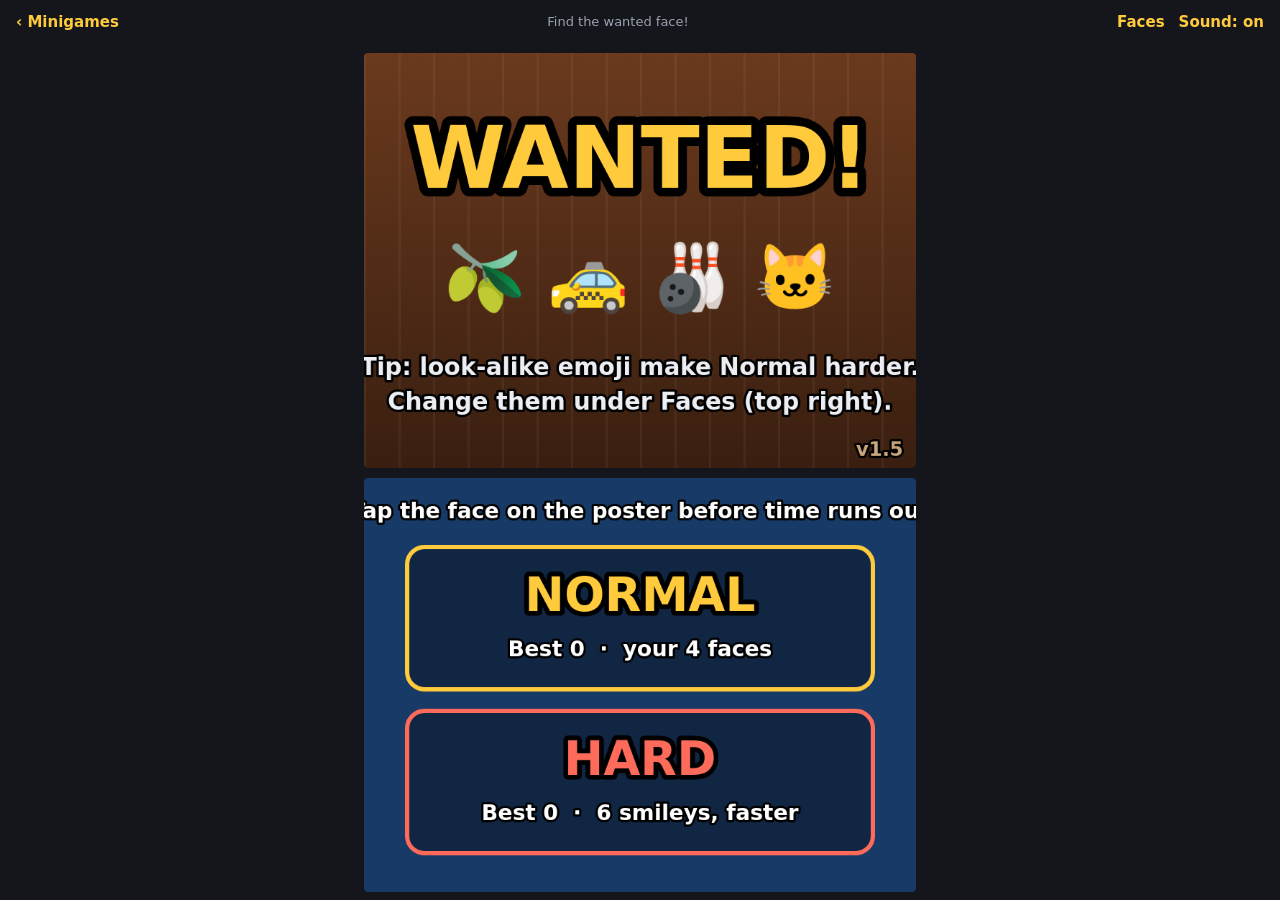
<file: minigames/wanted/index.html>
<!doctype html>
<!-- Wanted! - a minigame for Pocket Arcade. Copyright (C) 2026 the Pocket Arcade authors. GPL-3.0-or-later; see ../../LICENSE.
     Game rules follow Super Mario 64 DS's "Wanted!" minigame (dScMgLuigi_c), as decompiled by
     https://github.com/tangosdev/sm64ds-decomp. No art, sound or other data from the game is used. -->
<html lang="en">
<head>
  <meta charset="utf-8">
  <meta name="viewport" content="width=device-width, initial-scale=1, viewport-fit=cover, user-scalable=no">
  <meta name="theme-color" content="#14161b">
  <meta name="apple-mobile-web-app-capable" content="yes">
  <meta name="mobile-web-app-capable" content="yes">
  <meta name="apple-mobile-web-app-status-bar-style" content="black-translucent">
  <meta name="apple-mobile-web-app-title" content="Wanted!">
  <title>Wanted!</title>
  <link rel="manifest" href="manifest.webmanifest">
  <link rel="icon" href="favicon.png" type="image/png">
  <link rel="apple-touch-icon" href="apple-touch-icon.png">
  <style>
    :root { --bg: #14161b; --text: #eceef3; --muted: #9aa1b2; --accent: #ffcb3d; color-scheme: dark; }
    * { box-sizing: border-box; -webkit-tap-highlight-color: transparent; }
    html, body { margin: 0; height: 100%; background: var(--bg); color: var(--text);
      font: 15px/1.4 system-ui, -apple-system, "Segoe UI", Roboto, sans-serif; overflow: hidden;
      user-select: none; -webkit-user-select: none; touch-action: none; }
    body { display: flex; flex-direction: column; align-items: center; }
    .bar { width: 100%; display: flex; align-items: center; justify-content: space-between; gap: 8px;
      padding: calc(env(safe-area-inset-top) + 6px) 12px 6px; }
    .bar a, .bar button { color: var(--accent); background: none; border: 0; font: inherit; font-weight: 700;
      text-decoration: none; padding: 6px 4px; cursor: pointer; white-space: nowrap; }
    .bar span { color: var(--muted); font-size: 13px; }
    @media (max-width: 520px) { .bar span { display: none; } }
    /* installed as an app: there is no site around it to go back to */
    @media (display-mode: standalone), (display-mode: fullscreen) { .bar .back { visibility: hidden; } }
    .standalone .bar .back { visibility: hidden; }
    #ds { flex: 1; display: flex; flex-direction: column; align-items: center; justify-content: center; gap: 0; min-height: 0;
      padding-bottom: env(safe-area-inset-bottom); }
    canvas { display: block; background: #000; border-radius: 4px; }
    .hinge { height: 10px; }
    .right { display: flex; gap: 6px; }
    dialog { background: #1e2128; color: var(--text); border: 1px solid #323744; border-radius: 16px; padding: 18px 18px 14px; max-width: 320px; width: calc(100% - 32px); }
    dialog::backdrop { background: rgba(0,0,0,.6); }
    dialog h2 { margin: 0 0 4px; font-size: 18px; }
    dialog p { margin: 0 0 12px; color: var(--muted); font-size: 13px; }
    .slots { display: grid; grid-template-columns: repeat(4, 1fr); gap: 8px; }
    .slots label { display: flex; flex-direction: column; align-items: center; gap: 4px; font-size: 11px; color: var(--muted); }
    .slots input { width: 100%; text-align: center; font-size: 30px; padding: 6px 0; border-radius: 10px; border: 1px solid #323744; background: #14161b; color: var(--text); }
    .err { min-height: 18px; color: #ff6b5a; font-size: 13px; margin: 8px 0 0; }
    .row { display: flex; justify-content: space-between; gap: 8px; margin-top: 10px; }
    .row button { font: inherit; font-weight: 700; border-radius: 10px; padding: 8px 14px; border: 1px solid #323744; background: #2b3140; color: var(--text); cursor: pointer; }
    .row button.ok { background: var(--accent); color: #2a1f00; border-color: var(--accent); }
  </style>
</head>
<body>
  <div class="bar">
    <a class="back" href="../">‹ Minigames</a>
    <span>Find the wanted face!</span>
    <div class="right">
      <button id="facesBtn" type="button">Faces</button>
      <button id="snd" type="button" aria-label="Sound on or off">Sound: on</button>
    </div>
  </div>
  <dialog id="facesDlg">
    <form method="dialog" id="facesForm">
      <h2>Faces</h2>
      <p>Pick any four different emoji for Normal mode. Each takes one character's place. Look-alikes (say 🍊🍑🍅🟠) make the game harder.</p>
      <div class="slots">
        <label><input maxlength="16" autocomplete="off" aria-label="Face 1 (Mario's place)">Mario</label>
        <label><input maxlength="16" autocomplete="off" aria-label="Face 2 (Luigi's place)">Luigi</label>
        <label><input maxlength="16" autocomplete="off" aria-label="Face 3 (Wario's place)">Wario</label>
        <label><input maxlength="16" autocomplete="off" aria-label="Face 4 (Yoshi's place)">Yoshi</label>
      </div>
      <div class="err" id="facesErr"></div>
      <div class="row">
        <button type="button" id="facesReset">Defaults</button>
        <span><button type="button" id="facesCancel">Cancel</button> <button class="ok" id="facesSave">Save</button></span>
      </div>
    </form>
  </dialog>
  <div id="ds">
    <canvas id="top" aria-label="Top screen: the wanted poster and the time left"></canvas>
    <div class="hinge"></div>
    <canvas id="bot" aria-label="Touch screen: tap the wanted face"></canvas>
  </div>
<script>
'use strict';
/* =====================================================================
   Wanted! The rules, the timing and the movement are a line-by-line port of
   dScMgLuigi_c from the SM64DS decompilation. Positions are 20.12 fixed point
   (pixels << 12) and the game runs at a fixed 60 steps a second, as on the DS.
   Function names below match the decomp's names for the same routines.
   ===================================================================== */

// The four faces, in the game's own character order.
const DEFAULT_FACES = ['🫒', '🚕', '🎳', '🐱'];   // 0 Mario, 1 Luigi, 2 Wario, 3 Yoshi
let FACES = DEFAULT_FACES.slice();
try {
  const saved = JSON.parse(localStorage.getItem('pa-wanted-faces'));
  if (Array.isArray(saved) && saved.length === 4 && saved.every(f => typeof f === 'string' && f)) FACES = saved;
} catch (e) {}
const VERSION = '1.5';

/* Hard mode (not in the original): six yellow smiley faces each round, a faster
   clock, bigger penalty, faster movers. Faces that are not yellow (devil, sick
   green, hot, cold, red angry) are left out so no face stands out by colour, and
   so are newer faces that older phones cannot draw. */
const HARD = { faces: 6, tickFrames: 40, penalty: 15, speed: 1.5 };
/* Look-alike expression families. Each round the wanted face comes from one of
   them and brings a few of its relatives along (ALIKE_BY_LEVEL); the rest of the
   six are any other smileys. */
const FACE_FAMILIES = [
  '😀😃😄😁😆😅😂🤣',     // grins
  '🙂😊😇😌🥲😉🙃',       // smiles
  '😍🥰😘😗😙😚🤩',       // love and kisses
  '😋😛😜😝🤪🤑',         // tongues
  '😐😑😶🙄😏😒😬🤐',     // straight faces
  '😟😕🙁😔😞😣😖😫😩🥺', // worried
  '😢😭😥😓😰😨',         // tears and sweat
  '😮😯😲😦😧😱😳',       // shocked
  '😴😪🤤🥱',             // sleepy
  '😷🤒🤕🤧🥴😵',         // unwell
  '🤔🤭🤫🤗🧐🤨',         // hands and eyebrows
  '😎🤓🥸🤠',             // glasses and hats
  '😤😠😑😒',             // cross
].map(f => [...f]);
const POOL = [...new Set(FACE_FAMILIES.flat())];
const ALIKE_BY_LEVEL = lvl => lvl < 5 ? 2 : lvl < 15 ? 3 : 4;   // family faces in the six, wanted included

/* ---------------------------------------------------------------------
   ROM TABLES, read from overlay 6 of the EU ROM (ASMP). These are the game's
   own numbers; each comment names the symbol they come from.
   --------------------------------------------------------------------- */
// Movers, in the order of the handler table data_ov006_02142254 (filled by
// __sinit_ov006_02130f64): mKind 0 = RestartPicture, 9 = TickPictureFlash,
// and a board's mover m runs as mKind m + 1.
const STOP = 0, DRIFT_FIXED = 1, DRIFT_LEVEL = 2, DRIFT_COL = 3, DRIFT_ROW = 4, DRIFT_RANDOM = 5, SWAY = 6, BOUNCE = 7;
// One row per board (board = level for levels 0..19, then a random 10..19).
//   mode:  data_ov006_0213ce98  0 scatter, 1 2x2 grid, 2 4x4 grid, 3 8x6 grid, 4 a row of 8
//   first: data_ov006_0213ce84  scatter: the wanted face is slot 0 (drawn under the rest)
//   mover: data_ov006_0213ceac  how this board's faces move
//   count: data_ov006_0213cee0  scatter: how many faces
const BOARDS = [
  { mode: 1, first: 0, mover: STOP,        count: 4   },  // 0  2x2
  { mode: 2, first: 0, mover: STOP,        count: 16  },  // 1  4x4
  { mode: 3, first: 0, mover: STOP,        count: 48  },  // 2  8x6
  { mode: 0, first: 1, mover: STOP,        count: 80  },  // 3
  { mode: 0, first: 1, mover: STOP,        count: 100 },  // 4
  { mode: 3, first: 0, mover: DRIFT_COL,   count: 48  },  // 5  8x6, columns sliding
  { mode: 0, first: 0, mover: STOP,        count: 80  },  // 6
  { mode: 0, first: 0, mover: STOP,        count: 100 },  // 7
  { mode: 0, first: 0, mover: STOP,        count: 100 },  // 8
  { mode: 4, first: 0, mover: STOP,        count: 8   },  // 9  a row along the top edge; always Luigi (ChooseTarget)
  { mode: 0, first: 0, mover: DRIFT_LEVEL, count: 80  },  // 10
  { mode: 0, first: 0, mover: SWAY,        count: 80  },  // 11
  { mode: 0, first: 0, mover: STOP,        count: 100 },  // 12
  { mode: 0, first: 0, mover: BOUNCE,      count: 80  },  // 13
  { mode: 0, first: 0, mover: STOP,        count: 100 },  // 14 special: a decoy sits 20 px above the wanted face
  { mode: 0, first: 0, mover: DRIFT_LEVEL, count: 90  },  // 15
  { mode: 0, first: 0, mover: STOP,        count: 100 },  // 16 special
  { mode: 0, first: 0, mover: STOP,        count: 110 },  // 17 special
  { mode: 0, first: 0, mover: SWAY,        count: 90  },  // 18
  { mode: 0, first: 0, mover: STOP,        count: 110 },  // 19 special
];
// Speed tables, one value per character (20.12 px per step).
const SPD_COL   = [0x0e00, 0x0e00, 0x0e00, 0x0e00];  // data_ov006_0212e858
const SPD_ROW   = [0x0e00, 0x0e00, 0x0e00, 0x0e00];  // data_ov006_0212e868
const SPD_RAND  = [0x0e00, 0x0a00, 0x0600, 0x0c00];  // data_ov006_0212e878
const SWAY_VX   = [0x1000, 0x0c00, 0x0800, 0x0e00];  // data_ov006_0212e888 top x speed
const SWAY_VY   = [-0x0e00, 0x0a00, 0x0800, 0x0c00]; // data_ov006_0212e898 y speed
const SWAY_ACC  = [0x00c0, 0x0080, 0x0040, 0x00a0];  // data_ov006_0212e8a8 x acceleration
const SPD_BOUNCE= [0x0e00, 0x0a00, 0x0600, 0x0c00];  // data_ov006_0212e8b8
const SPD_FIXED = [0x0e00, 0x0a00, 0x0600, 0x0c00];  // data_ov006_0212e8c8
const SPD_LEVEL = [0x0e00, 0x0a00, 0x0600, 0x0c00];  // data_ov006_0212e8d8
// Who is wanted: ten entries for under 10 s left, ten for 10-19 s, ten for 20 s or more.
const WANTED_PICK = [                                  // data_ov006_0213cec0
  0, 3, 1, 2, 0, 3, 1, 2, 3, 0,
  2, 0, 3, 1, 2, 0, 1, 3, 2, 1,
  3, 1, 2, 1, 0, 1, 2, 1, 1, 0,
];
const CURTAIN_START = [-0x40, 0x140];                  // data_ov006_0212e850
// Boards where the wanted face is never Yoshi and a decoy sits just above it (code, not a table).
const SPECIAL = new Set([0x0e, 0x10, 0x11, 0x13]);
/* -------------------------- end of ROM tables -------------------------- */

// The DS's s16 sine table (data_02082214): 4096 (sin, cos) pairs, 1.0 = 0x1000.
const SIN = new Int16Array(4096), COS = new Int16Array(4096);
for (let a = 0; a < 4096; a++) { SIN[a] = Math.round(Math.sin(a * Math.PI / 2048) * 4096); COS[a] = Math.round(Math.cos(a * Math.PI / 2048) * 4096); }
const mulfx = (a, b) => Math.floor((a * b + 0x800) / 4096);

// RandomIntInternal: a 32-bit LCG. The game uses bits 16..30 and scales them.
let seed = (Date.now() ^ (Math.random() * 0x7fffffff)) >>> 0;
function rnd15() { seed = (Math.imul(seed, 0x0019660d) + 0x3c6ef35f) >>> 0; return (seed >>> 16) & 0x7fff; }
const pick = n => (rnd15() * n) >> 15;

/* ------------------------------ game state ------------------------------ */
const N = 120;
const g = {
  posX: new Int32Array(N), posY: new Int32Array(N), velX: new Int32Array(N), velY: new Int32Array(N),
  movePhase: new Uint16Array(N), blink: new Uint16Array(N), levelPhase: new Uint16Array(6),
  kind: new Uint8Array(N), started: new Uint8Array(N), active: new Uint8Array(N), chr: new Uint8Array(N), shown: new Uint8Array(N),
  grid: new Uint8Array(13 * 9 + 32), colDir: new Uint8Array(8), rowDir: new Uint8Array(6),
  penalty: Array.from({ length: 16 }, () => ({ x: 0, y: 0, velY: 0, timer: 0, active: 0, shown: 0, phase: 0 })),
  curtain: [0, 1].map(() => ({ x: 0, velX: 0, delay: 0, count: 0, active: 0, shown: 0, state: 0, phase: 0 })),
  reward: { x: 0, y: 0, velY: 0, timer: 0, active: 0, phase: 0, sparks: 0, shown: 0 },
  iris: { active: 0, state: 0, radius: 0 },
  state: 0, iconOn: 0, iconX: 0x80, iconY: 0x60, catchWait: 0,
  time: 10, timeTick: 0, board: 0, prevBoard: 0, filled: 0, target: 0, found: 0, wanted: 0,
  level: 0,     // unk_0bc: rounds cleared in a row
  score: 0,     // the HUD counter, +1 as each reward finishes
};
let mode = 'title';   // 'title' | 'play' | 'paused' (Faces dialog open) | 'over'
let hard = false;      // the mode being played (or last played)
let faces = FACES;     // this round's faces: FACES in normal mode, a random six in hard mode
let K = 4;             // how many different faces this round
const bestKey = () => hard ? 'pa-wanted-best-hard' : 'pa-wanted-best';
const bests = { normal: 0, hard: 0 };
try { bests.normal = +localStorage.getItem('pa-wanted-best') || 0; bests.hard = +localStorage.getItem('pa-wanted-best-hard') || 0; } catch (e) {}
const getBest = () => hard ? bests.hard : bests.normal;
// Speeds are per character; faces 4 and 5 (hard mode only) reuse the first two columns.
const spd = (t, c) => hard ? Math.round(t[c & 3] * HARD.speed) : t[c & 3];

/* --- penalties: the -10 that drops from a wrong face --- */
function updatePenalties() {
  for (const p of g.penalty) {
    if (!p.active) continue;
    if (p.phase === 0) {
      if (p.timer) { p.timer--; p.y += p.velY; p.velY += 0x100; }
      else { p.timer = 0x40; p.phase++; }
    } else if (p.timer) p.timer--;
    else { p.active = 0; p.shown = 0; }
  }
}
function addPenalty(i) {
  for (const p of g.penalty) {
    if (p.active) continue;
    Object.assign(p, { active: 1, shown: 1, timer: 0x10, x: g.posX[i], y: g.posY[i], velY: 0x1100, phase: 0 });
    g.time = Math.max(0, g.time - (hard ? HARD.penalty : 10));
    return;
  }
}

/* --- the reward: +5 rises from the found face, then 5 s tick back on --- */
function startReward(i) {
  Object.assign(g.reward, { active: 1, x: g.posX[i], y: g.posY[i], timer: 16, phase: 0, shown: 1, sparks: 5, velY: -3840 });
}
function updateReward() {
  const r = g.reward;
  if (!r.active) return;
  if (r.phase === 0) {
    r.y += r.velY; r.velY -= 0x100;
    if (r.timer) { r.timer--; return; }
    r.timer = 0x40; r.phase++; return;
  }
  if (r.phase === 1) {
    if (r.timer) { r.timer--; return; }
    r.shown = 0; r.phase++;
    g.score = Math.min(9999, g.score + 1);
    if (g.score > getBest()) { bests[hard ? 'hard' : 'normal'] = g.score; try { localStorage.setItem(bestKey(), g.score); } catch (e) {} }
    return;
  }
  if (r.sparks) {
    if (++r.timer < 4) return;
    sfx('spark'); r.timer = 0; r.sparks--;
    g.time++;
    if (g.time >= 50) { g.time = 50; g.timeTick = 0; }
    return;
  }
  r.active = 0;
}

/* --- the iris: a circle that opens from the middle of the touch screen at the catch.
   Steps (data_ov006_021421ec): 0 IrisHold, 1 IrisGrow, 2 IrisStop. --- */
function startIris() { Object.assign(g.iris, { active: 1, state: 0, radius: 0x40000 }); }
function updateIris() {
  const s = g.iris;
  if (!s.active) return;
  if (s.state === 1) { s.radius += 0x2000; if ((s.radius >> 12) >= 0xa0) s.state++; }
  else if (s.state === 2) s.active = 0;   // the window is switched off; the new backdrop stays
}

/* --- curtains: two copies of the poster fly in from either side and land on top
   of each other in the middle. Motions (data_ov006_02142204): 0 CurtainStart,
   1 CurtainUpdate, 2 CurtainStateSlow. CurtainUpdate steps through
   (data_ov006_0214221c) 0 CurtainStateBounce, 1 CurtainStateHold, 2 CurtainStateFast. --- */
function resetCurtains() { for (const c of g.curtain) Object.assign(c, { active: 1, state: 0, delay: 0, count: 0, shown: 0, phase: 0 }); }
function done(c) { c.x = 0x80000; c.active = 0; c.phase = 0; }
function curtainStart(c, i) {
  if (c.delay) { c.delay--; return; }
  c.x = CURTAIN_START[i] << 12; c.shown = 1; c.state = 1;
  c.velX = i ? -0x8000 : 0x8000;
  if (g.level % 5 !== 0) { c.state = 2; c.velX = i ? -0x7000 : 0x7000; }
}
function curtainSlow(c, i) {     // most rounds: in from the side, braking to a stop
  if (++c.count === 0x1a && i === 0) sfx('thump');
  c.x += c.velX;
  const v = c.x >> 12;
  if (i === 0) { c.velX -= 0x140; if (v < 0x80 || c.velX <= 0) return; }
  else { c.velX += 0x140; if (v > 0x80 || c.velX >= 0) return; }
  done(c);
}
function curtainBounce(c, i) {   // every fifth round: overshoot to the far side...
  c.x += c.velX;
  const v = c.x >> 12;
  if (i === 0) { c.velX -= 0x100; if (v >= 0x140) { c.x = 0x140000; c.phase++; c.delay = 0x10; c.velX = -0x6000; } }
  else { c.velX += 0x100; if (v <= -0x40) { c.x = -0x40000; c.phase++; c.delay = 0x10; c.velX = 0x6000; } }
}
function curtainHold(c, i) {     // ...wait, then come back to the middle
  if (++c.count === 0x35 && i === 0) sfx('thump');
  if (c.delay) { c.delay--; return; }
  c.x += c.velX;
  const v = c.x >> 12;
  if (i === 0) { c.velX += 0x140; if (v > 0x80) return; }
  else { c.velX -= 0x140; if (v < 0x80) return; }
  done(c);
}
function curtainFast(c, i) {     // in the table, but nothing reaches it
  c.x += c.velX;
  const v = c.x >> 12;
  if (i === 0) { c.velX += 0x140; if (!(v >= 0x80 && c.velX > 0)) return; }
  else { c.velX -= 0x140; if (!(v <= 0x80 && c.velX < 0)) return; }
  done(c);
}
function curtainUpdate(c, i) { [curtainBounce, curtainHold, curtainFast][c.phase](c, i); }
function curtainsDone() {
  let n = 0;
  g.curtain.forEach((c, i) => { if (c.active) { [curtainStart, curtainUpdate, curtainSlow][c.state](c, i); n++; } });
  return n === 0;
}

/* --- the clock --- */
function tickTimer() {
  if (g.time !== 0) {
    if (++g.timeTick < (hard ? HARD.tickFrames : 60)) return;
    g.timeTick = 0;
    g.time = Math.max(0, g.time - 1);
    sfx(g.time <= 2 ? 'tickHi' : 'tick');
    return;
  }
  sfx('timeup');
  beginCatch(0);
}

/* --- the faces --- */
function tickPictureFlash(i) {
  if (g.blink[i]) g.blink[i]--;
  g.shown[i] = (g.blink[i] >> 2) & 1 ? 0 : 1;
  if (g.blink[i] !== 0) return;
  g.kind[i] = 0; g.shown[i] = 1;
}
function stepAngle(i, tbl) {
  const a = g.movePhase[i] >> 4, s = spd(tbl, g.chr[i]);
  g.posX[i] += mulfx(COS[a], s);
  g.posY[i] += mulfx(SIN[a], s);
}
function wrapPicture(i) {
  const x = g.posX[i] >> 12, y = g.posY[i] >> 12;
  if (x > 0x110) g.posX[i] = -0x10000;
  if (x < -0x10) g.posX[i] = 0x110000;
  if (y > 0xd0) g.posY[i] = -0x10000;
  if (y < -0x10) g.posY[i] = 0xd0000;
}
function moveBounce(i) {
  if (!g.started[i]) { g.movePhase[i] = pick(16) << 12; g.started[i]++; return; }
  stepAngle(i, SPD_BOUNCE);
  const x = g.posX[i] >> 12, y = g.posY[i] >> 12;
  if (x > 0xf8) { g.movePhase[i] = 0x8000 - g.movePhase[i]; g.posX[i] = 0xf8000; }
  else if (x < 8) { g.movePhase[i] = 0x8000 - g.movePhase[i]; g.posX[i] = 0x8000; }
  if (y > 0xb8) { g.movePhase[i] = -g.movePhase[i]; g.posY[i] = 0xb8000; }
  else if (y < 8) { g.movePhase[i] = -g.movePhase[i]; g.posY[i] = 0x8000; }
}
function moveSway(i) {
  const c = g.chr[i];
  if (!g.started[i]) {
    g.movePhase[i] = 0; g.started[i]++;
    g.velX[i] = c === 0 ? spd(SWAY_VX, c) : -spd(SWAY_VX, c);
    g.velY[i] = spd(SWAY_VY, c);
    return;
  }
  g.posX[i] += g.velX[i]; g.posY[i] += g.velY[i];
  if (g.movePhase[i] === 0) {
    if (g.velX[i] > 0) { g.velX[i] -= spd(SWAY_ACC, c); if (g.velX[i] <= 0) { g.velX[i] = 0; g.movePhase[i] = 2; } }
    else if (g.velX[i] < 0) { g.velX[i] += spd(SWAY_ACC, c); if (g.velX[i] >= 0) { g.velX[i] = 0; g.movePhase[i] = 1; } }
  } else if (g.movePhase[i] === 1) {
    g.velX[i] += spd(SWAY_ACC, c); if (g.velX[i] >= spd(SWAY_VX, c)) g.movePhase[i] = 0;
  } else {
    g.velX[i] -= spd(SWAY_ACC, c); if (g.velX[i] <= -spd(SWAY_VX, c)) g.movePhase[i] = 0;
  }
  wrapPicture(i);
}
function moveDriftRandom(i) {
  if (!g.started[i]) { g.movePhase[i] = pick(16) << 12; g.started[i]++; return; }
  stepAngle(i, SPD_RAND); wrapPicture(i);
}
function moveDriftRow(i) {     // rows of 8 slide left or right
  if (!g.started[i]) { g.started[i]++; g.movePhase[i] = g.rowDir[i >> 3] ? 0x8000 : 0; return; }
  stepAngle(i, SPD_ROW); wrapPicture(i);
}
function moveDriftCol(i) {     // columns slide up or down
  if (!g.started[i]) { g.started[i]++; g.movePhase[i] = g.colDir[i & 7] ? 0x4000 : 0xc000; return; }
  stepAngle(i, SPD_COL); wrapPicture(i);
}
function moveDriftLevel(i) {   // every face of one character shares a heading
  if (!g.started[i]) { g.movePhase[i] = g.levelPhase[g.chr[i]]; g.started[i]++; return; }
  stepAngle(i, SPD_LEVEL); wrapPicture(i);
}
function moveDriftFixed(i) {
  if (!g.started[i]) { g.movePhase[i] = 0x6000; g.started[i]++; return; }
  stepAngle(i, SPD_FIXED); wrapPicture(i);
}
function restartPicture(i) { g.shown[i] = 1; g.started[i] = 0; g.kind[i] = BOARDS[g.board].mover + 1; }
const MOVERS = [() => {}, moveBounce, moveSway, moveDriftRandom, moveDriftRow, moveDriftCol, moveDriftLevel, moveDriftFixed];
function runKind(i) {
  const k = g.kind[i];
  if (k === 0) restartPicture(i);
  else if (k === 9) tickPictureFlash(i);
  else MOVERS[k - 1](i);
}
function updatePictures() { for (let i = 0; i < N; i++) if (g.active[i]) runKind(i); }

/* --- the catch (or the time running out) --- */
function beginCatch(found) {
  const t = g.target - 1;
  g.iconX = g.posX[t] >> 12; g.iconY = g.posY[t] >> 12;
  g.iconOn = 0x60; g.state = 3;
  g.catchWait = 0xc8;
  if (g.level % 5 !== 4) g.catchWait += 8;
  if (!found) g.catchWait = 0x80;
  g.found = found;
  startIris(); g.iris.state = 1;
}

let touch = null;   // the newest press, in touch-screen pixels
function checkTouch() {
  if (!touch) return;
  const tx = touch.x, ty = touch.y;
  touch = null;
  const t = g.target - 1;
  let dx = tx - (g.posX[t] >> 12), dy = ty - (g.posY[t] >> 12);
  if (dx <= 16 && dx >= -16 && dy <= 16 && dy >= -16) {
    beginCatch(1);
    startReward(g.target - 1);
    sfx('found');
    return;
  }
  for (let i = 0; i < N; i++) {
    if (g.active[i] !== 1 || g.kind[i] === 9) continue;
    dx = tx - (g.posX[i] >> 12); dy = ty - (g.posY[i] >> 12);
    if (dx <= 16 && dx >= -16 && dy <= 16 && dy >= -16) {
      addPenalty(i);
      g.found = 0; g.kind[i] = 9; g.blink[i] = 0x40;
      if (g.time !== 0) sfx('miss');
      return;
    }
  }
}

/* --- building a board --- */
function otherThanWanted(n) {            // a random face that is not the wanted one
  let c = pick(n);
  if (c === g.wanted) c = (c + pick(n - 1) + 1) % n;
  return c;
}
function placeBoardLayout() {
  const m = BOARDS[g.board].mode;
  let n = 0;
  const put = (x, y) => { g.posX[n] = x << 12; g.posY[n] = y << 12; g.active[n] = 1; g.kind[n] = 0; };
  if (m === 1) {                          // 2x2: one of each face
    // hard mode shows only 4 of its 6 faces here, so start the run of four where it includes the wanted one
    const base = hard ? (g.wanted - pick(4) + K) % K : pick(4);
    g.target = pick(4);
    for (let i = 0; i < 2; i++) for (let j = 0; j < 2; j++) {
      put(0x70 + j * 0x20, 0x50 + i * 0x20);
      g.chr[n] = (base + n) % K;
      if (g.wanted === g.chr[n]) g.target = n + 1;
      n++;
    }
  } else if (m === 2 || m === 3) {        // 4x4 in the middle, or 8x6 across the screen
    const cols = m === 2 ? 4 : 8, rows = m === 2 ? 4 : 6, x0 = m === 2 ? 0x50 : 0x10, y0 = m === 2 ? 0x30 : 0x10;
    g.target = pick(cols * rows) + 1;
    for (let i = 0; i < rows; i++) for (let j = 0; j < cols; j++) {
      put(x0 + j * 0x20, y0 + i * 0x20);
      g.chr[n] = otherThanWanted(K);
      if (n === g.target - 1) g.chr[n] = g.wanted;
      n++;
    }
  } else {                                // a row of 8 just above the screen, never Yoshi
    g.target = pick(8) + 1;
    for (let i = 0; i < 8; i++) {
      put(0x10 + i * 0x20, 0);
      g.posY[n] = -(5 << 12);
      if (hard) g.chr[n] = otherThanWanted(K);
      else {
        g.chr[n] = pick(3);
        if (g.wanted === g.chr[n]) { g.chr[n] += pick(2) + 1; if (g.chr[n] >= 3) g.chr[n] = 0; }
      }
      if (n === g.target - 1) g.chr[n] = g.wanted;
      n++;
    }
  }
  for (let i = 0; i < 8; i++) g.colDir[i] = pick(2);
  for (let i = 0; i < 6; i++) g.rowDir[i] = pick(2);
  g.filled++;
}
function placeNextPicture() {            // scatter boards: one face per call on a 13 x 9 grid of 20 px cells
  if (g.filled) return;
  const b = BOARDS[g.board];
  if (b.mode !== 0) { placeBoardLayout(); return; }
  const lim = b.count, cur = g.target;
  let col = 0, row = 0;
  g.chr[cur] = otherThanWanted(K);
  if (cur === 0) {
    do { col = pick(13); row = pick(9); } while (col >= 6 && col <= 10 && row >= 4 && row <= 8);
    const jx = -2 + pick(5), jy = -2 + pick(5);
    if (b.first) {
      g.posX[0] = (col * 20 + jx + 8) << 12; g.posY[0] = (row * 20 + jy + 16) << 12;
      g.active[0] = 1; g.kind[0] = 0; g.chr[0] = g.wanted; g.grid[col * 9 + row] = 1;
      g.target++;
      return;
    }
    const n = lim - 1;
    g.posX[n] = (col * 20 + 8) << 12; g.posY[n] = (row * 20 + 16) << 12;
    g.active[n] = 1; g.kind[n] = 0; g.chr[n] = g.wanted; g.grid[col * 9 + row] = 1;
  }
  for (let tries = 0; ; tries++) {
    if (tries >= 100) { if (++col >= 12) { col = 0; if (++row >= 11) row = 0; } }
    else { col = pick(13); row = pick(9); }
    const cell = col * 9 + row;
    if (!g.grid[cell]) {
      const jx = -2 + pick(5), jy = -2 + pick(5);
      g.posX[cur] = (col * 20 + jx + 8) << 12; g.posY[cur] = (row * 20 + jy + 16) << 12;
      g.grid[cell] = 1;
      break;
    }
  }
  g.active[cur] = 1; g.kind[cur] = 0;
  g.target++;
  if (g.target >= (b.first ? lim : lim - 1)) {
    if (SPECIAL.has(g.board)) { g.posX[cur] = g.posX[lim - 1]; g.posY[cur] = g.posY[lim - 1] - 0x14000; }
    g.filled = 1;
    g.target = b.first ? 1 : lim;
  }
  if (!g.filled) return;
  for (let k = 0; k < K; k++) g.levelPhase[k] = pick(16) << 12;
}
let alikeCount = 0;            // faces 0..alikeCount-1 are the look-alike family
function chooseFaces() {       // hard mode: a fresh six every round, some of them look-alikes
  if (!hard) { faces = FACES; K = 4; return; }
  const fam = FACE_FAMILIES[pick(FACE_FAMILIES.length)].slice();
  alikeCount = Math.min(ALIKE_BY_LEVEL(g.level), fam.length);
  faces = [];
  for (let i = 0; i < alikeCount; i++) faces.push(fam.splice(pick(fam.length), 1)[0]);
  const bag = POOL.filter(e => !faces.includes(e));
  while (faces.length < HARD.faces) faces.push(bag.splice(pick(bag.length), 1)[0]);
  K = HARD.faces;
}
function chooseTarget() {
  // hard mode: always one of the family (board 9's fixed face 1 is one too, as there are at least two)
  if (hard) { g.wanted = pick(alikeCount); if (g.board === 9) g.wanted = 1; posterDirty = true; return; }
  const k = g.time >= 20 ? 20 : g.time >= 10 ? 10 : 0;
  g.wanted = WANTED_PICK[k + pick(10)];
  if (g.board === 9) g.wanted = 1;
  if (SPECIAL.has(g.board) && g.wanted === 3) g.wanted = pick(3);
  posterDirty = true;
}
function chooseBoard() {
  g.prevBoard = g.board;
  let lvl = g.level;
  if (lvl >= 20) {
    let p = pick(10);
    if (p + 10 === g.prevBoard) { p += pick(9) + 1; if (p >= 10) p -= 10; }
    lvl = p + 10;
  }
  g.board = lvl;
}
function resetBoard() {
  for (const a of [g.posX, g.posY, g.velX, g.velY, g.kind, g.active, g.chr, g.blink, g.movePhase, g.shown, g.grid]) a.fill(0);
  for (const p of g.penalty) Object.assign(p, { x: 0, y: 0, timer: 0, active: 0, shown: 0 });
  for (const c of g.curtain) { c.active = 0; c.shown = 0; }
  g.reward.active = 0; g.reward.shown = 0;
  Object.assign(g.iris, { active: 0, state: 0, radius: 0 });
  g.iconOn = 0; g.iconX = 0x80; g.iconY = 0x60; g.catchWait = 0;
  g.target = 0; g.found = 0; g.filled = 0;
}
// After a round: OnYoshiTryEat. restart = true is the game-over path (arg 0x12).
function nextRound(restart) {
  if (g.found) g.level = Math.min(0x270e, g.level + 1);
  if (restart) { g.time = 10; g.level = 0; g.score = 0; }
  resetBoard();
  chooseBoard();
  g.state = 0;
}

/* --- the four states of a round --- */
function stateSetup() { g.iconOn = 0; resetCurtains(); g.state = 1; chooseFaces(); chooseTarget(); }
function statePlace() {
  for (let i = 0; i < 8; i++) placeNextPicture();
  if (!curtainsDone() || !g.filled) return;
  g.state = 2;
}
function statePlay() {
  tickTimer();
  if (g.state === 3) return;
  updatePictures();
  checkTouch();
  updatePenalties();
}
function stateCatch() {
  updateIris(); updatePenalties(); updateReward();
  let flashing = 0;
  for (let i = 0; i < N; i++) if (g.active[i] && g.kind[i] === 9) { flashing++; tickPictureFlash(i); }
  if (flashing) return;
  for (let i = 0; i < N; i++) g.shown[i] = 0;
  if (!g.catchWait) return;
  g.iconOn = 1;
  if (--g.catchWait > 0) return;
  g.iconOn = 0;
  if (g.found) nextRound(false);
  else { mode = 'over'; overAt = frame; }
}
function step() {
  if (mode !== 'play') { touch = null; return; }
  [stateSetup, statePlace, statePlay, stateCatch][g.state]();
}

/* ------------------------------ drawing ------------------------------ */
const W = 256, H = 192;
const topC = document.getElementById('top'), botC = document.getElementById('bot');
const tctx = topC.getContext('2d'), bctx = botC.getContext('2d');
let S = 2;   // backing pixels per DS pixel
const faceCache = new Map();
function faceSprite(e, size) {   // each emoji pre-drawn once at the current resolution
  const key = e + ':' + size + ':' + S;
  let cv = faceCache.get(key);
  if (!cv) {
    cv = document.createElement('canvas');
    cv.width = cv.height = Math.ceil(size * S);
    const x = cv.getContext('2d');
    x.textAlign = 'center'; x.textBaseline = 'middle';
    x.font = `${Math.round(size * S * 0.84)}px "Apple Color Emoji","Segoe UI Emoji","Noto Color Emoji",sans-serif`;
    x.fillText(e, cv.width / 2, cv.height / 2 + size * S * 0.04);
    if (faceCache.size > 400) faceCache.clear();
    faceCache.set(key, cv);
  }
  return cv;
}
function drawEmoji(ctx, e, x, y, size = 32) { ctx.drawImage(faceSprite(e, size), x - size / 2, y - size / 2, size, size); }
const drawFace = (ctx, c, x, y, size) => drawEmoji(ctx, faces[c], x, y, size);
function text(ctx, s, x, y, size, fill, align = 'center', stroke = '#000') {
  ctx.font = `900 ${size}px system-ui, -apple-system, "Segoe UI", Roboto, sans-serif`;
  ctx.textAlign = align; ctx.textBaseline = 'middle';
  ctx.lineJoin = 'round'; ctx.lineWidth = Math.max(2, size / 5); ctx.strokeStyle = stroke;
  ctx.strokeText(s, x, y); ctx.fillStyle = fill; ctx.fillText(s, x, y);
}

// The poster, drawn once per round into its own canvas so the curtains can split it.
const poster = document.createElement('canvas');
let posterDirty = true;
const PW = 120, PH = 140, PY = 0x60 - 70;   // poster size; the curtains park its centre at y 0x60
function buildPoster() {
  poster.width = PW * S; poster.height = PH * S;
  const p = poster.getContext('2d');
  p.setTransform(S, 0, 0, S, 0, 0);
  p.fillStyle = '#e9d3a1'; p.fillRect(0, 0, PW, PH);
  p.strokeStyle = '#8a5a2b'; p.lineWidth = 4; p.strokeRect(2, 2, PW - 4, PH - 4);
  p.lineWidth = 1; p.strokeRect(7, 7, PW - 14, PH - 14);
  text(p, 'WANTED', PW / 2, 24, 20, '#7a2214', 'center', '#e9d3a1');
  p.fillStyle = '#fff6dc'; p.fillRect(PW / 2 - 38, 40, 76, 76);
  p.strokeStyle = '#8a5a2b'; p.strokeRect(PW / 2 - 38, 40, 76, 76);
  drawFace(p, g.wanted, PW / 2, 78, 64);
  posterDirty = false;
}

function drawTop() {
  const c = tctx;
  c.setTransform(S, 0, 0, S, 0, 0);
  const grd = c.createLinearGradient(0, 0, 0, H);
  grd.addColorStop(0, '#6b3a1e'); grd.addColorStop(1, '#3a1f10');
  c.fillStyle = grd; c.fillRect(0, 0, W, H);
  c.fillStyle = 'rgba(255,255,255,.05)';
  for (let x = 0; x < W; x += 16) c.fillRect(x, 0, 1, H);   // plank lines
  if (mode === 'title') {
    text(c, 'WANTED!', W / 2, 52, 40, '#ffcb3d');
    FACES.forEach((f, i) => drawEmoji(c, f, 56 + i * 48, 104, 36));
    text(c, 'Tip: look-alike emoji make Normal harder.', W / 2, 146, 11, '#eceef3');
    text(c, 'Change them under Faces (top right).', W / 2, 162, 11, '#eceef3');
    text(c, 'v' + VERSION, W - 6, H - 8, 9, '#c9a77c', 'right');
    return;
  }
  if (hard) text(c, 'HARD', 222, 64, 11, '#ff6b5a');
  // DrawTimer: label and seconds (only once a round is under way)
  if (g.state >= 2 || mode === 'over') {
    text(c, 'TIME', 34, 16, 12, '#ffcb3d');
    text(c, String(g.time), 34, 38, 26, g.time <= 5 ? '#ff6b5a' : '#ffffff');
  }
  text(c, 'SCORE', 222, 16, 12, '#ffcb3d');
  text(c, String(g.score), 222, 38, 26, '#ffffff');
  // poster halves (the "curtains")
  if (posterDirty) buildPoster();
  const px = (W - PW) / 2;
  c.fillStyle = 'rgba(0,0,0,.25)'; c.fillRect(px, PY, PW, PH);   // where the poster lands
  for (const k of g.curtain) if (k.shown) c.drawImage(poster, (k.x >> 12) - PW / 2, PY, PW, PH);
}

function drawBot() {
  const c = bctx;
  c.setTransform(S, 0, 0, S, 0, 0);
  c.fillStyle = '#183a66'; c.fillRect(0, 0, W, H);
  if (g.iris.radius && mode !== 'title') {   // the iris opens on a new backdrop, which stays once it has opened
    c.save(); c.beginPath(); c.arc(128, 96, g.iris.active ? g.iris.radius / 4096 : 400, 0, Math.PI * 2); c.clip();
    c.fillStyle = g.found ? '#f2c94c' : '#4a4f5c'; c.fillRect(0, 0, W, H); c.restore();
  }
  if (mode === 'title') {
    text(c, 'Tap the face on the poster before time runs out', W / 2, 16, 10, '#ffffff');
    button(c, BTN_NORMAL, 'NORMAL', 'Best ' + bests.normal + '  ·  your 4 faces', '#ffcb3d');
    button(c, BTN_HARD, 'HARD', 'Best ' + bests.hard + '  ·  6 smileys, faster', '#ff6b5a');
    return;
  }
  if (g.state !== 0) for (let i = 0; i < N; i++) if (g.shown[i] === 1) drawFace(c, g.chr[i], g.posX[i] >> 12, g.posY[i] >> 12);
  if (g.iconOn) drawFace(c, g.wanted, g.iconX, g.iconY);
  const r = g.reward;
  if (r.shown) {
    const x = Math.min(0xf0, Math.max(8, r.x >> 12)), y = Math.min(0xb8, Math.max(8, r.y >> 12));
    text(c, '+5', x, y, 18, '#7dff8a');
  }
  for (const p of g.penalty) {
    if (!p.shown) continue;
    const x = Math.min(0xe0, Math.max(0x10, p.x >> 12)), y = Math.min(0xb8, Math.max(8, p.y >> 12));
    text(c, hard ? '-' + HARD.penalty : '-10', x, y, 18, '#ff5a4a');
  }
  if (mode === 'over') {
    c.fillStyle = 'rgba(0,0,0,.55)'; c.fillRect(0, 40, W, 112);
    text(c, 'TIME UP', W / 2, 66, 26, '#ff6b5a');
    text(c, 'Score ' + g.score + '   Best ' + getBest(), W / 2, 96, 16, '#ffffff');
    if (frame - overAt > 45) { button(c, BTN_AGAIN, 'Again', '', '#ffcb3d'); button(c, BTN_MENU, 'Modes', '', '#c9cfdc'); }
  }
}

// Buttons on the touch screen: [x, y, w, h] in DS pixels.
const BTN_NORMAL = [20, 32, 216, 66], BTN_HARD = [20, 108, 216, 66];
const BTN_AGAIN = [28, 116, 96, 28], BTN_MENU = [132, 116, 96, 28];
const inBtn = (b, x, y) => x >= b[0] && x < b[0] + b[2] && y >= b[1] && y < b[1] + b[3];
function button(c, b, label, sub, color) {
  c.fillStyle = 'rgba(0,0,0,.35)'; c.strokeStyle = color; c.lineWidth = 2;
  c.beginPath(); if (c.roundRect) c.roundRect(b[0], b[1], b[2], b[3], 8); else c.rect(b[0], b[1], b[2], b[3]); c.fill(); c.stroke();
  if (sub) { text(c, label, b[0] + b[2] / 2, b[1] + b[3] / 2 - 9, 22, color); text(c, sub, b[0] + b[2] / 2, b[1] + b[3] / 2 + 15, 10, '#ffffff'); }
  else text(c, label, b[0] + b[2] / 2, b[1] + b[3] / 2, 15, color);
}

function fit() {
  const bar = document.querySelector('.bar').offsetHeight;
  const availW = innerWidth - 16, availH = innerHeight - bar - 10 - 16;
  // any size works: the canvases are drawn at the screen's own resolution
  const k = Math.max(0.5, Math.min(availW / W, availH / (2 * H)));
  for (const cv of [topC, botC]) { cv.style.width = W * k + 'px'; cv.style.height = H * k + 'px'; }
  const newS = Math.min(4, Math.max(1, Math.ceil(k * (devicePixelRatio || 1))));
  if (newS !== S || topC.width !== W * newS) {
    S = newS; faceCache.clear(); posterDirty = true;
    for (const cv of [topC, botC]) { cv.width = W * S; cv.height = H * S; }
  }
}
addEventListener('resize', fit);

/* ------------------------------ input ------------------------------ */
let overAt = 0;
botC.addEventListener('pointerdown', e => {
  e.preventDefault();
  audioUnlock();
  const r = botC.getBoundingClientRect();
  const x = Math.max(0, Math.min(255, Math.floor((e.clientX - r.left) * W / r.width)));
  const y = Math.max(0, Math.min(191, Math.floor((e.clientY - r.top) * H / r.height)));
  if (mode === 'title') {
    if (inBtn(BTN_NORMAL, x, y)) startGame(false);
    else if (inBtn(BTN_HARD, x, y)) startGame(true);
    return;
  }
  if (mode === 'over') {
    if (frame - overAt <= 45) return;
    if (inBtn(BTN_AGAIN, x, y)) startGame(hard);
    else if (inBtn(BTN_MENU, x, y)) { mode = 'title'; posterDirty = true; }
    return;
  }
  touch = { x, y };
});
topC.addEventListener('pointerdown', e => e.preventDefault());
function startGame(h) { hard = h; mode = 'play'; nextRound(true); }

/* ------------------------------ faces ------------------------------ */
const dlg = document.getElementById('facesDlg');
const inputs = [...dlg.querySelectorAll('input')];
const facesErr = document.getElementById('facesErr');
let pausedFor = null;   // the mode to go back to when the dialog closes
const firstGrapheme = s => {
  s = s.trim();
  if (!s) return '';
  if (window.Intl && Intl.Segmenter) { for (const { segment } of new Intl.Segmenter().segment(s)) return segment; }
  return Array.from(s)[0];
};
function openFaces() {
  inputs.forEach((el, i) => { el.value = FACES[i]; });
  facesErr.textContent = '';
  if (mode === 'play') { pausedFor = 'play'; mode = 'paused'; }
  dlg.showModal();
}
function closeFaces() { dlg.close(); }
dlg.addEventListener('close', () => { if (pausedFor) { mode = pausedFor; pausedFor = null; last = performance.now(); } });
document.getElementById('facesBtn').addEventListener('click', openFaces);
document.getElementById('facesCancel').addEventListener('click', closeFaces);
document.getElementById('facesReset').addEventListener('click', () => { inputs.forEach((el, i) => { el.value = DEFAULT_FACES[i]; }); facesErr.textContent = ''; });
inputs.forEach(el => el.addEventListener('focus', () => el.select()));
document.getElementById('facesForm').addEventListener('submit', e => {
  const picked = inputs.map(el => firstGrapheme(el.value));
  if (picked.some(f => !f)) { e.preventDefault(); facesErr.textContent = 'Fill in all four.'; return; }
  if (new Set(picked).size < 4) { e.preventDefault(); facesErr.textContent = 'The four faces must all be different.'; return; }
  FACES = picked;
  if (!hard || mode === 'title') faces = FACES;
  try { localStorage.setItem('pa-wanted-faces', JSON.stringify(FACES)); } catch (err) {}
  faceCache.clear(); posterDirty = true;
});

/* ------------------------------ sound ------------------------------ */
let actx = null, soundOn = true;
try { soundOn = localStorage.getItem('pa-wanted-sound') !== 'off'; } catch (e) {}
const sndBtn = document.getElementById('snd');
const showSnd = () => { sndBtn.textContent = 'Sound: ' + (soundOn ? 'on' : 'off'); };
showSnd();
sndBtn.addEventListener('click', () => { soundOn = !soundOn; showSnd(); try { localStorage.setItem('pa-wanted-sound', soundOn ? 'on' : 'off'); } catch (e) {} });
function audioUnlock() {
  if (!actx) { try { actx = new (window.AudioContext || window.webkitAudioContext)(); } catch (e) {} }
  if (actx && actx.state === 'suspended') actx.resume();
}
function tone(freq, dur, type = 'square', vol = 0.08, when = 0, slide = 0) {
  const t = actx.currentTime + when;
  const o = actx.createOscillator(), gn = actx.createGain();
  o.type = type; o.frequency.setValueAtTime(freq, t);
  if (slide) o.frequency.exponentialRampToValueAtTime(slide, t + dur);
  gn.gain.setValueAtTime(vol, t); gn.gain.exponentialRampToValueAtTime(0.0001, t + dur);
  o.connect(gn).connect(actx.destination); o.start(t); o.stop(t + dur + 0.02);
}
function sfx(name) {
  if (!soundOn || !actx) return;
  switch (name) {
    case 'tick': tone(880, 0.05, 'square', 0.04); break;
    case 'tickHi': tone(1320, 0.08, 'square', 0.06); break;
    case 'found': [523, 659, 784, 1047].forEach((f, i) => tone(f, 0.12, 'square', 0.07, i * 0.07)); break;
    case 'miss': tone(220, 0.25, 'sawtooth', 0.07, 0, 110); break;
    case 'spark': tone(1568, 0.06, 'triangle', 0.08); break;
    case 'thump': tone(140, 0.12, 'triangle', 0.15, 0, 60); break;
    case 'timeup': [440, 349, 262].forEach((f, i) => tone(f, 0.22, 'square', 0.07, i * 0.18)); break;
  }
}

/* ------------------------------ main loop ------------------------------ */
let frame = 0, acc = 0, last = performance.now();
function loop(now) {
  acc += Math.min(100, now - last); last = now;
  while (acc >= 1000 / 60) { step(); frame++; acc -= 1000 / 60; }
  drawTop(); drawBot();
  requestAnimationFrame(loop);
}
// Starting values, as InitResources sets them.
resetBoard(); g.board = 0xff; chooseBoard(); g.state = 0; g.time = 10;
fit();
requestAnimationFrame(loop);
if (navigator.standalone) document.documentElement.classList.add('standalone');   // iOS home-screen app
if ('serviceWorker' in navigator && (location.protocol === 'https:' || location.hostname === 'localhost')) {
  navigator.serviceWorker.register('sw.js').catch(() => {});
}
</script>
</body>
</html>
</file>
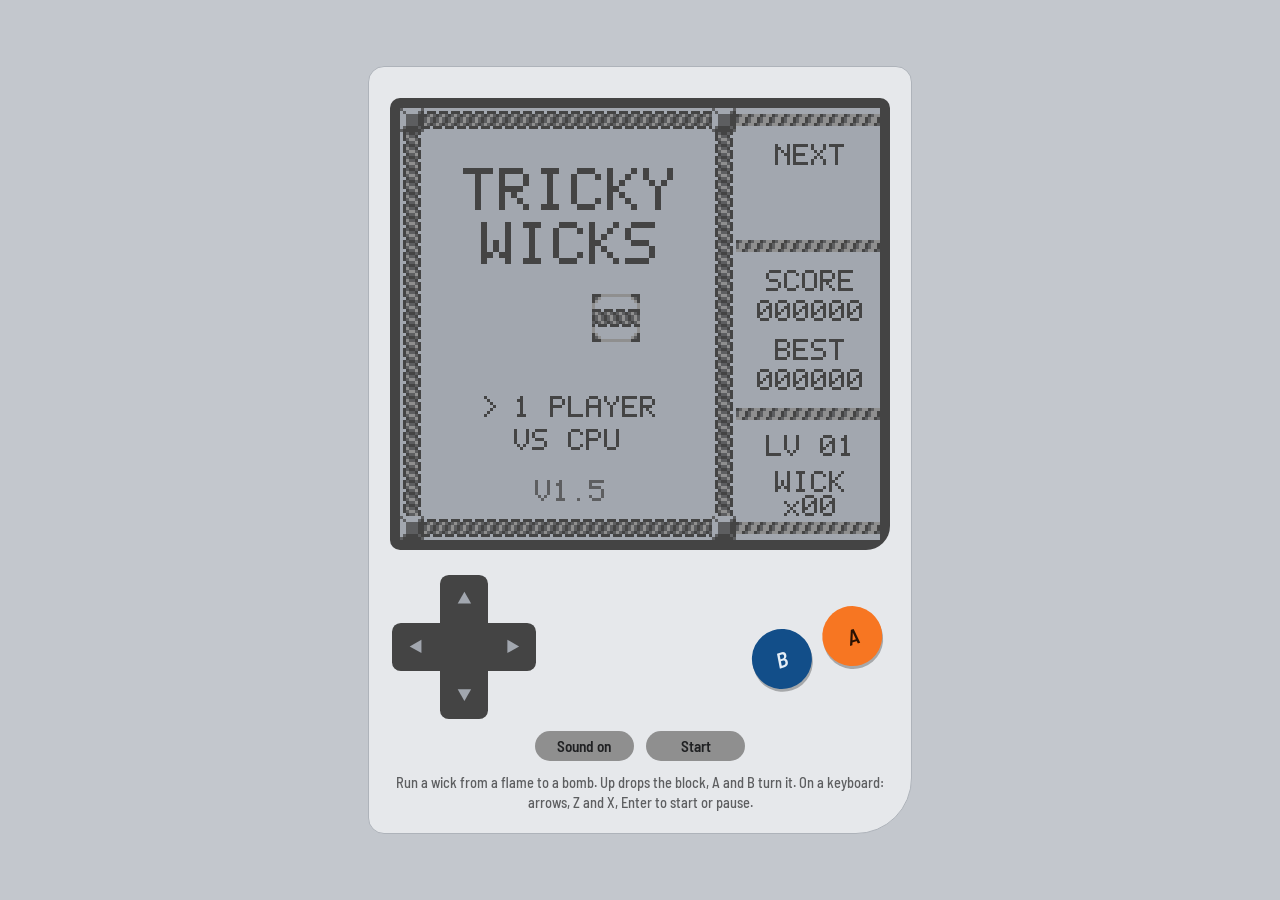
<file: tricky-wicks.html>
<!doctype html>
<html lang="en">
<head>
<meta charset="utf-8">
<meta name="viewport" content="width=device-width, initial-scale=1, viewport-fit=cover">
<title>Tricky Wicks</title>
<link rel="preconnect" href="https://fonts.googleapis.com">
<link rel="preconnect" href="https://fonts.gstatic.com" crossorigin>
<link href="https://fonts.googleapis.com/css2?family=Barlow+Semi+Condensed:ital,wght@0,500;0,600;1,600&display=swap" rel="stylesheet">
<style>
:root{
  --page:#c3c7cd; --shell:#e6e8eb; --shell-edge:#aeb3ba; --ink:#2f3033; --muted:#5d5e60;
  --bezel:#444444; --pad:#444444; --pad-ink:#a2a7af; --pill:#8f8f8f; --pill-ink:#1f2022;
  --a:#f77622; --a-ink:#2a1203; --b:#124e89; --b-ink:#e6eef6;
  box-sizing:border-box;
  padding-top:env(safe-area-inset-top,0px); padding-bottom:env(safe-area-inset-bottom,0px);
}
@media (prefers-color-scheme: dark){
  :root:not([data-theme="light"]){
    --page:#121314; --shell:#28292c; --shell-edge:#17181a; --ink:#e3e5e8; --muted:#a2a7af;
    --bezel:#0d0d0e; --pad:#5d5e60; --pad-ink:#e3e5e8; --pill:#444548; --pill-ink:#e3e5e8;
  }
}
:root[data-theme="dark"]{
  --page:#121314; --shell:#28292c; --shell-edge:#17181a; --ink:#e3e5e8; --muted:#a2a7af;
  --bezel:#0d0d0e; --pad:#5d5e60; --pad-ink:#e3e5e8; --pill:#444548; --pill-ink:#e3e5e8;
}
*,*::before,*::after{box-sizing:inherit}
html{height:100%;scroll-padding-top:env(safe-area-inset-top,0px)}
body{
  height:100%;margin:0;background:var(--shell);color:var(--ink);
  font-family:"Barlow Semi Condensed","Arial Narrow","Helvetica Neue",Arial,sans-serif;
  display:flex;justify-content:center;
  -webkit-user-select:none;user-select:none;-webkit-tap-highlight-color:transparent;-webkit-touch-callout:none;
}
.unit{
  width:100%;max-width:30rem;height:100%;min-height:31rem;
  display:flex;flex-direction:column;gap:.75rem;padding:.75rem .75rem .9rem;background:var(--shell);
}
.screen{flex:1 1 0;min-height:0;display:flex;align-items:center;justify-content:center}
.bezel{background:var(--bezel);padding:10px;border-radius:10px 10px 24px 10px;line-height:0}
canvas{display:block;touch-action:none;image-rendering:pixelated;background:#a2a7af}

.controls{flex:0 0 auto;display:flex;justify-content:space-between;align-items:center;padding:0 .35rem}
button{font:inherit;color:inherit;border:0;margin:0;padding:0;cursor:pointer;touch-action:none}
button:focus-visible{outline:3px solid var(--a);outline-offset:3px}

.dpad{display:grid;grid-template-columns:repeat(3,3rem);grid-template-rows:repeat(3,3rem)}
.dpad button,.dpad i{background:var(--pad);color:var(--pad-ink);display:grid;place-items:center}
.dpad svg{width:1.05rem;height:1.05rem;fill:currentColor}
.dpad .up{grid-area:1/2;border-radius:.55rem .55rem 0 0}
.dpad .left{grid-area:2/1;border-radius:.55rem 0 0 .55rem}
.dpad i{grid-area:2/2}
.dpad .right{grid-area:2/3;border-radius:0 .55rem .55rem 0}
.dpad .down{grid-area:3/2;border-radius:0 0 .55rem .55rem}
.dpad button.on{filter:brightness(1.35)}

.ab{display:flex;gap:.9rem;align-items:center;transform:rotate(-18deg);padding-right:.2rem}
.ab button{width:3.75rem;height:3.75rem;border-radius:50%;font-weight:600;font-style:italic;font-size:1.35rem;
  box-shadow:0 3px 0 rgba(0,0,0,.28)}
.ab .a{background:var(--a);color:var(--a-ink)}
.ab .b{background:var(--b);color:var(--b-ink)}
.ab button.on{transform:translateY(3px);box-shadow:none}

.pills{flex:0 0 auto;display:flex;justify-content:center;gap:.75rem}
.pills button{background:var(--pill);color:var(--pill-ink);border-radius:999px;padding:.4rem 1.05rem;
  font-weight:600;font-size:.95rem;min-width:6.2rem}
.pills button.on{filter:brightness(1.2)}

.how{flex:0 0 auto;margin:0;text-align:center;font-weight:500;font-size:.9rem;line-height:1.35;color:var(--muted)}
.how .keys{display:none}
@media (hover:hover) and (pointer:fine){ .how .keys{display:inline} }

@media (min-width:36rem){
  body{background:var(--page)}
  .unit{max-width:34rem;height:min(100%,48rem);margin:auto;border-radius:1rem 1rem 3.5rem 1rem;border:1px solid var(--shell-edge);padding:1.1rem 1.1rem 1.3rem}
}
</style>
</head>
<body>
<main class="unit">
  <div class="screen" id="screen">
    <div class="bezel"><canvas id="lcd" width="160" height="144" aria-label="Tricky Wicks game screen"></canvas></div>
  </div>

  <div class="controls">
    <div class="dpad">
      <button class="up" data-k="up" aria-label="Drop the block"><svg viewBox="0 0 10 10"><path d="M5 1 9 8H1z"/></svg></button>
      <button class="left" data-k="left" aria-label="Move left"><svg viewBox="0 0 10 10"><path d="M1 5 8 1v8z"/></svg></button>
      <i></i>
      <button class="right" data-k="right" aria-label="Move right"><svg viewBox="0 0 10 10"><path d="M9 5 2 1v8z"/></svg></button>
      <button class="down" data-k="down" aria-label="Fall faster"><svg viewBox="0 0 10 10"><path d="M5 9 9 2H1z"/></svg></button>
    </div>
    <div class="ab">
      <button class="b" data-k="b" aria-label="Turn left">B</button>
      <button class="a" data-k="a" aria-label="Turn right">A</button>
    </div>
  </div>

  <div class="pills">
    <button id="snd" data-k="sound" aria-pressed="true">Sound on</button>
    <button data-k="start">Start</button>
  </div>

  <p class="how">Run a wick from a flame to a bomb. Up drops the block, A and B turn it.<span class="keys"> On a keyboard: arrows, Z and X, Enter to start or pause.</span></p>
</main>

<script>
(() => {
'use strict';
const ATLAS_SRC = '[data-uri]';
const FONT = {"A":[14,17,17,31,17,17,17],"B":[30,17,17,30,17,17,30],"C":[14,17,16,16,16,17,14],"D":[30,17,17,17,17,17,30],"E":[31,16,16,30,16,16,31],"F":[31,16,16,30,16,16,16],"G":[14,17,16,23,17,17,15],"H":[17,17,17,31,17,17,17],"I":[14,4,4,4,4,4,14],"J":[7,2,2,2,2,18,12],"K":[17,18,20,24,20,18,17],"L":[16,16,16,16,16,16,31],"M":[17,27,21,21,17,17,17],"N":[17,25,21,19,17,17,17],"O":[14,17,17,17,17,17,14],"P":[30,17,17,30,16,16,16],"Q":[14,17,17,17,21,18,13],"R":[30,17,17,30,20,18,17],"S":[15,16,16,14,1,1,30],"T":[31,4,4,4,4,4,4],"U":[17,17,17,17,17,17,14],"V":[17,17,17,17,17,10,4],"W":[17,17,17,21,21,27,17],"X":[17,17,10,4,10,17,17],"Y":[17,17,10,4,4,4,4],"Z":[31,1,2,4,8,16,31],"0":[14,17,19,21,25,17,14],"1":[4,12,4,4,4,4,14],"2":[14,17,1,2,4,8,31],"3":[14,17,1,6,1,17,14],"4":[2,6,10,18,31,2,2],"5":[31,16,30,1,1,17,14],"6":[14,16,16,30,17,17,14],"7":[31,1,2,4,8,8,8],"8":[14,17,17,14,17,17,14],"9":[14,17,17,15,1,1,14],"x":[0,0,17,10,4,10,17],"!":[4,4,4,4,4,0,4],"-":[0,0,0,14,0,0,0],"+":[0,4,4,31,4,4,0],">":[16,8,4,2,4,8,16],".":[0,0,0,0,0,0,4]};
const CORE = /* Made by build_core.sh from port/core. Do not edit by hand. */
(function () {
var bufferView;
var base64ReverseLookup = new Uint8Array(123/*'z'+1*/);
for (var i = 25; i >= 0; --i) {
base64ReverseLookup[48+i] = 52+i; // '0-9'
base64ReverseLookup[65+i] = i; // 'A-Z'
base64ReverseLookup[97+i] = 26+i; // 'a-z'
}
base64ReverseLookup[43] = 62; // '+'
base64ReverseLookup[47] = 63; // '/'
/** @noinline Inlining this function would mean expanding the base64 string 4x times in the source code, which Closure seems to be happy to do. */
function base64DecodeToExistingUint8Array(uint8Array, offset, b64) {
var b1, b2, i = 0, j = offset, bLength = b64.length, end = offset + (bLength*3>>2) - (b64[bLength-2] == '=') - (b64[bLength-1] == '=');
for (; i < bLength; i += 4) {
b1 = base64ReverseLookup[b64.charCodeAt(i+1)];
b2 = base64ReverseLookup[b64.charCodeAt(i+2)];
uint8Array[j++] = base64ReverseLookup[b64.charCodeAt(i)] << 2 | b1 >> 4;
if (j < end) uint8Array[j++] = b1 << 4 | b2 >> 2;
if (j < end) uint8Array[j++] = b2 << 6 | base64ReverseLookup[b64.charCodeAt(i+3)];
}
}
function initActiveSegments(imports) {
base64DecodeToExistingUint8Array(bufferView, 1024, "[base64]");
base64DecodeToExistingUint8Array(bufferView, 1268, "[base64]");
base64DecodeToExistingUint8Array(bufferView, 1584, "yAAAAAwAAABgCQAACQAAABYAAAAO");
base64DecodeToExistingUint8Array(bufferView, 1616, "CgUGDAkDDg0LBw8ODQsHDwEAAwQFAgcICQYPDA0OCwoBBAgQ");
base64DecodeToExistingUint8Array(bufferView, 1664, "AQAFAgMECQYHCA8OCwwNCv///wAAAQEB/wAB/wH/AAEBAgQI/wABAAABAP8ECAECAAAAAAAABAgBAgUECAECBf///////wsMDQ4PBgcICQoAAgABAQACAAACAQAAAAIBAQAAAgIBAAAAAgIBAQACAgIBAAICAgEAAQICAQACAQEBAAIBAQEAAgIBAQACAgEBAgMAAQ==");
base64DecodeToExistingUint8Array(bufferView, 1824, "U1NTU0NDQ1RUWEJCRkZGS/8AAQAAAQD/BAgBAgECBAg=");
}
function asmFunc(imports) {
var buffer = new ArrayBuffer(65536);
var HEAP8 = new Int8Array(buffer);
var HEAP16 = new Int16Array(buffer);
var HEAP32 = new Int32Array(buffer);
var HEAPU8 = new Uint8Array(buffer);
var HEAPU16 = new Uint16Array(buffer);
var HEAPU32 = new Uint32Array(buffer);
var HEAPF32 = new Float32Array(buffer);
var HEAPF64 = new Float64Array(buffer);
var Math_imul = Math.imul;
var Math_fround = Math.fround;
var Math_abs = Math.abs;
var Math_clz32 = Math.clz32;
var Math_min = Math.min;
var Math_max = Math.max;
var Math_floor = Math.floor;
var Math_ceil = Math.ceil;
var Math_trunc = Math.trunc;
var Math_sqrt = Math.sqrt;
var global$0 = 11520;
function $0($0_1) {
$0_1 = $0_1 | 0;
HEAP32[770] = Math_imul($0_1, 612) + 1856;
}
function $1($0_1) {
$0_1 = $0_1 | 0;
return Math_imul($0_1, 612) + 1856 | 0;
}
function $2() {
return 1028;
}
function $3() {
return 1264;
}
function $4($0_1) {
$0_1 = $0_1 | 0;
return HEAP32[($0_1 << 2) + 1584 >> 2];
}
function $5() {
return 1024;
}
function $6($0_1, $1_1) {
$0_1 = $0_1 | 0;
$1_1 = $1_1 | 0;
var $2_1 = 0, $3_1 = 0, $4_1 = 0, $5_1 = 0, $6_1 = 0, $7_1 = 0, $8_1 = 0, $9_1 = 0, $10_1 = 0, $11_1 = 0, $12_1 = 0, $13_1 = 0, $14_1 = 0, $15_1 = 0;
$12_1 = global$0 - 16 | 0;
global$0 = $12_1;
$2_1 = HEAP32[770];
HEAP8[$2_1 + 561 | 0] = 0;
HEAP8[$2_1 + 542 | 0] = 0;
block : {
if (HEAPU8[$2_1 + 379 | 0]) {
break block
}
block2 : {
block20 : {
block3 : {
switch (HEAPU8[$2_1 + 378 | 0]) {
case 0:
block5 : {
if (!HEAPU8[$2_1 + 390 | 0]) {
break block5
}
$3_1 = HEAPU16[$2_1 + 392 >> 1];
if (!$3_1) {
break block5
}
$4_1 = HEAPU8[$2_1 + 406 | 0] + 1 | 0;
HEAP8[$2_1 + 406 | 0] = $4_1;
if (($4_1 & 255) != 3) {
break block5
}
HEAP8[$2_1 + 406 | 0] = 0;
HEAP16[$2_1 + 392 >> 1] = $3_1 - 1;
}
if ($1_1 & 16) {
$7(1)
}
if ($1_1 & 32) {
$7(-1)
}
block6 : {
if ($1_1 & 1) {
$8(-1);
$2_1 = HEAP32[770];
HEAP8[$2_1 + 387 | 0] = 255;
HEAP8[$2_1 + 382 | 0] = 0;
break block6;
}
if ($1_1 & 2) {
$8(1);
$2_1 = HEAP32[770];
HEAP8[$2_1 + 387 | 0] = 1;
HEAP8[$2_1 + 382 | 0] = 0;
break block6;
}
$2_1 = HEAP32[770];
$3_1 = $0_1 >>> 1 & 1;
$4_1 = $0_1 & 1;
if (($3_1 | 0) != ($4_1 | 0)) {
$3_1 = $3_1 - $4_1 | 0;
if (HEAPU8[$2_1 + 387 | 0] != ($3_1 & 255)) {
break block6
}
$4_1 = HEAPU8[$2_1 + 382 | 0] + 1 | 0;
HEAP8[$2_1 + 382 | 0] = $4_1;
if (($4_1 & 255) >>> 0 < 12) {
break block6
}
if (!($4_1 & 3)) {
$8($3_1);
$2_1 = HEAP32[770];
$4_1 = HEAPU8[$2_1 + 382 | 0];
}
if (($4_1 & 255) >>> 0 < 16) {
break block6
}
HEAP8[$2_1 + 382 | 0] = $4_1 - 4;
break block6;
}
HEAP8[$2_1 + 387 | 0] = 0;
}
if ($1_1 & 8) {
HEAP8[$2_1 + 381 | 0] = 1
}
block8 : {
if ($1_1 & 4) {
$0_1 = (HEAPU8[$2_1 + 339 | 0] + 15 & 240) >>> 4 | 0;
$1_1 = $0_1 - 1 | 0;
$3_1 = ($1_1 | 0) <= 7 ? 7 : $1_1;
while (1) {
block7 : {
$1_1 = $0_1;
if (($1_1 - 1 | 0) >= 7) {
$1_1 = $3_1 + 1 | 0;
break block7;
}
$0_1 = $1_1 + 1 | 0;
if (!HEAPU8[(HEAPU8[$2_1 + 338 | 0] + Math_imul($1_1, 6) & 255) + $2_1 | 0]) {
continue
}
}
break;
};
$4_1 = $1_1 << 4;
HEAP8[$2_1 + 339 | 0] = $4_1;
break block8;
}
block10 : {
if (!(!($0_1 & 8) | !HEAPU8[$2_1 + 381 | 0])) {
$5_1 = 1;
$0_1 = 1024;
break block10;
}
$0_1 = Math_imul(HEAPU8[$2_1 + 374 | 0], 18);
$0_1 = ($0_1 >>> 0 >= 453 ? 453 : $0_1) + 59 | 0;
}
$1_1 = $0_1 + HEAPU16[$2_1 + 388 >> 1] | 0;
HEAP16[$2_1 + 388 >> 1] = $1_1;
block12 : {
block11 : {
while (1) {
if (($1_1 & 65535) >>> 0 < 256) {
break block11
}
$1_1 = $1_1 - 256 | 0;
HEAP16[$2_1 + 388 >> 1] = $1_1;
$3_1 = HEAP8[$2_1 + 338 | 0];
$4_1 = HEAPU8[$2_1 + 339 | 0];
$0_1 = $4_1 + 1 | 0;
if ($9($3_1, $0_1 & 255)) {
HEAP8[$2_1 + 380 | 0] = 0;
HEAP8[$2_1 + 339 | 0] = $0_1;
continue;
}
break;
};
HEAP16[$2_1 + 388 >> 1] = 0;
break block12;
}
$4_1 = HEAPU8[$2_1 + 339 | 0];
$0_1 = $4_1 + 1 | 0;
$3_1 = HEAPU8[$2_1 + 338 | 0];
}
if ($9($3_1 << 24 >> 24, $0_1 & 255)) {
break block2
}
$0_1 = HEAPU8[$2_1 + 380 | 0] + 1 | 0;
HEAP8[$2_1 + 380 | 0] = $0_1;
if (($5_1 ^ -1) & ($0_1 & 255) >>> 0 < 20) {
break block2
}
}
if (($4_1 & 255) >>> 0 <= 15) {
HEAP8[$2_1 + 336 | 0] = 0;
HEAP8[$2_1 + 379 | 0] = 1;
break block2;
}
$0_1 = (HEAPU8[$2_1 + 338 | 0] + Math_imul(($4_1 & 240) >>> 4 | 0, 6) | 0) - 6 & 255;
$10($0_1);
$1_1 = HEAP32[770];
HEAP8[$1_1 + $0_1 | 0] = HEAPU8[$1_1 + 336 | 0];
$1_1 = 0;
$2_1 = HEAP32[770];
if (HEAPU8[$2_1 + 336 | 0] == 1) {
$1_1 = HEAPU8[$2_1 + 337 | 0]
}
HEAP8[($0_1 + $2_1 | 0) + 48 | 0] = $1_1;
$0_1 = HEAP32[770];
HEAP8[$0_1 + 336 | 0] = 0;
HEAP8[$0_1 + 400 | 0] = 0;
HEAP32[$0_1 + 396 >> 2] = 0;
HEAP8[$0_1 + 384 | 0] = 0;
HEAP8[$0_1 + 376 | 0] = 0;
HEAP16[$0_1 + 372 >> 1] = HEAPU16[$0_1 + 372 >> 1] + 1;
$2_1 = HEAPU8[$0_1 + 375 | 0] + 1 | 0;
HEAP8[$0_1 + 375 | 0] = $2_1;
$1_1 = 3;
block13 : {
if (($2_1 & 255) != 12) {
break block13
}
HEAP8[$0_1 + 375 | 0] = 0;
$1_1 = 4;
$2_1 = HEAPU8[$0_1 + 374 | 0];
if (($2_1 | 0) == 255) {
break block13
}
HEAP8[$0_1 + 374 | 0] = $2_1 + 1;
}
$11($1_1, 0);
$2_1 = HEAP32[770];
HEAP8[$2_1 + 378 | 0] = 1;
break block2;
case 3:
$2_1 = 0;
while (1) {
$1_1 = HEAP32[770];
if (($2_1 | 0) != 48) {
$0_1 = $1_1 + $2_1 | 0;
if (HEAPU8[$0_1 + 96 | 0] != 255) {
$3_1 = HEAPU8[$0_1 | 0];
block14 : {
if (!($3_1 >>> 0 > 5 | !(1 << $3_1 & 50))) {
$0_1 = $8_1 & 255;
HEAP8[$0_1 + 3088 | 0] = 1;
$6_1 = $6_1 + 1 | 0;
break block14;
}
$0_1 = $8_1 & 255;
if (($3_1 & 254) == 2) {
HEAP8[$0_1 + 3088 | 0] = 2;
$10_1 = $10_1 + 1 | 0;
break block14;
}
HEAP8[$0_1 + 3088 | 0] = 3;
$13_1 = $13_1 + 1 | 0;
}
HEAP8[($0_1 + $1_1 | 0) + 562 | 0] = $2_1;
$8_1 = $8_1 + 1 | 0;
}
$2_1 = $2_1 + 1 | 0;
continue;
}
break;
};
HEAP8[$1_1 + 561 | 0] = $8_1;
block15 : {
if (!($6_1 & 255)) {
break block15
}
$14_1 = $8_1 & 255;
while (1) {
if (($5_1 | 0) == ($14_1 | 0)) {
break block15
}
block16 : {
if (HEAPU8[$5_1 + 3088 | 0] != 1) {
break block16
}
$0_1 = HEAP32[770];
$3_1 = HEAPU8[($0_1 + $5_1 | 0) + 562 | 0];
$0_1 = ($0_1 + $3_1 | 0) + 96 | 0;
HEAP8[$0_1 | 0] = HEAPU8[$0_1 | 0] + 1;
$0_1 = $3_1 << 24 >> 24;
$4_1 = ((($0_1 | 0) <= 5 ? 5 : $0_1) >>> 0) / 6 | 0;
$1_1 = HEAP32[770];
$2_1 = $3_1 + $1_1 | 0;
$0_1 = HEAPU8[$2_1 + 96 | 0];
if (($0_1 | 0) == 9) {
$0_1 = 15;
$11_1 = HEAPU8[$2_1 | 0];
$0_1 = ($11_1 & 254) != 4 ? HEAPU8[HEAPU8[$2_1 + 48 | 0] + 1616 | 0] : $0_1;
$15_1 = $3_1 + Math_imul($4_1, -6) | 0;
$2_1 = -4;
while (1) {
if ($2_1) {
block17 : {
if (!(HEAPU8[$2_1 + 1700 | 0] & $0_1)) {
break block17
}
$1_1 = $12($4_1 + HEAPU8[$2_1 + 1704 | 0] << 24 >> 24, HEAPU8[$2_1 + 1708 | 0] + $15_1 << 24 >> 24);
if (($1_1 | 0) == 255) {
break block17
}
$7_1 = $1_1 + HEAP32[770] | 0;
$9_1 = $7_1 + 96 | 0;
if (HEAPU8[$9_1 | 0] != 255) {
break block17
}
block19 : {
switch (HEAPU8[$7_1 | 0] - 1 | 0) {
case 0:
if (($11_1 | 0) != 5) {
if (!(HEAPU8[$2_1 + 1712 | 0] & HEAPU8[HEAPU8[$7_1 + 48 | 0] + 1616 | 0])) {
break block17
}
}
HEAP8[$9_1 | 0] = 0;
$7_1 = HEAP32[770];
$1_1 = HEAPU8[$7_1 + 376 | 0] + 1 | 0;
HEAP8[$7_1 + 376 | 0] = $1_1;
$1_1 = $1_1 & 255;
$11(7, $1_1 >>> 0 >= 16 ? 16 : $1_1);
break block17;
case 1:
case 2:
break block19;
default:
break block17;
};
}
HEAP8[$9_1 | 0] = 0;
$9_1 = HEAP32[770];
$7_1 = HEAPU8[$9_1 + 376 | 0];
HEAP8[($1_1 + $9_1 | 0) + 192 | 0] = $7_1 >>> 0 <= 1 ? 1 : $7_1;
$7_1 = HEAP32[770];
$9_1 = HEAPU8[$7_1 + 385 | 0] + 1 | 0;
HEAP8[$7_1 + 385 | 0] = $9_1;
HEAP8[($1_1 + $7_1 | 0) + 240 | 0] = $9_1;
$9_1 = HEAP32[770];
$7_1 = HEAPU8[$9_1 + 384 | 0];
HEAP8[($1_1 + $9_1 | 0) + 288 | 0] = $7_1 >>> 0 >= 3 ? 3 : $7_1;
$7_1 = $1_1;
$1_1 = HEAP32[770];
if (HEAPU8[$7_1 + $1_1 | 0] != 3 | HEAPU8[$1_1 + 400 | 0]) {
break block17
}
HEAP8[$1_1 + 400 | 0] = 1;
$7_1 = $1_1;
$1_1 = HEAP32[$1_1 + 396 >> 2] + HEAPU16[$1_1 + 392 >> 1] | 0;
HEAP16[$7_1 + 392 >> 1] = $1_1 >>> 0 >= 2400 ? 2400 : $1_1;
}
$2_1 = $2_1 + 1 | 0;
continue;
}
break;
};
$1_1 = HEAP32[770];
$0_1 = HEAPU8[($3_1 + $1_1 | 0) + 96 | 0];
}
if (($0_1 & 255) >>> 0 < 22) {
break block16
}
$0_1 = HEAPU8[$1_1 + $3_1 | 0];
$10($3_1);
if (($0_1 | 0) != 1) {
break block16
}
$13(10);
}
$5_1 = $5_1 + 1 | 0;
continue;
};
}
if (!($10_1 & 255)) {
break block20
}
$14_1 = $8_1 & 255;
$4_1 = 0;
while (1) {
if (($4_1 | 0) == ($14_1 | 0)) {
break block20
}
block21 : {
if (HEAPU8[$4_1 + 3088 | 0] != 2) {
break block21
}
$1_1 = HEAP32[770];
$0_1 = HEAPU8[($1_1 + $4_1 | 0) + 562 | 0];
$1_1 = ($0_1 + $1_1 | 0) + 96 | 0;
HEAP8[$1_1 | 0] = HEAPU8[$1_1 | 0] + 1;
$1_1 = $0_1 << 24 >> 24;
$1_1 = ((($1_1 | 0) <= 5 ? 5 : $1_1) >>> 0) / 6 | 0;
$2_1 = HEAP32[770];
$3_1 = $0_1 + $2_1 | 0;
block22 : {
if (HEAPU8[$3_1 + 96 | 0] != 14) {
break block22
}
$11_1 = Math_imul(HEAPU8[HEAPU8[$3_1 + 288 | 0] + 1648 | 0], Math_imul(HEAPU8[$3_1 + 240 | 0], HEAPU8[$3_1 + 192 | 0])) & 65535;
$13(Math_imul($11_1, 100));
$2_1 = HEAP32[770];
$3_1 = HEAPU8[($0_1 + $2_1 | 0) + 192 | 0];
if ($3_1 >>> 0 > HEAPU8[$2_1 + 377 | 0]) {
HEAP8[$2_1 + 377 | 0] = $3_1
}
$5_1 = $1_1 << 4;
$7_1 = $0_1 + Math_imul($1_1, -6) | 0;
$9_1 = ($7_1 << 4) + 16 | 0;
$3_1 = HEAPU8[$2_1 + 407 | 0];
if (($3_1 | 0) == 12) {
$3_1 = $2_1 + 559 | 0
} else {
HEAP8[($2_1 + $3_1 | 0) + 408 | 0] = $1_1;
$2_1 = HEAP32[770];
HEAP8[(HEAPU8[$2_1 + 407 | 0] + $2_1 | 0) + 420 | 0] = $7_1;
$2_1 = HEAP32[770];
HEAP8[(HEAPU8[$2_1 + 407 | 0] + $2_1 | 0) + 432 | 0] = 0;
$2_1 = HEAP32[770];
$3_1 = $2_1 + 407 | 0;
}
HEAP8[$3_1 | 0] = HEAPU8[$3_1 | 0] + 1;
$2_1 = $0_1 + $2_1 | 0;
$3_1 = HEAPU8[$2_1 + 240 | 0];
$14($9_1 & 255, ($5_1 | 12) & 255, HEAPU8[$2_1 + 288 | 0] ? 2 : $3_1 >>> 0 > 1, $3_1, $11_1);
HEAP8[HEAP32[770] + 386 | 0] = 8;
$11(8, 0);
$2_1 = HEAP32[770];
if (HEAPU8[($0_1 + $2_1 | 0) + 288 | 0]) {
$11(9, 0);
$2_1 = HEAP32[770];
}
if (HEAPU8[$0_1 + $2_1 | 0] != 3) {
$2_1 = -8;
while (1) {
if ($2_1) {
$3_1 = $12($1_1 + HEAPU8[$2_1 + 1688 | 0] << 24 >> 24, $7_1 + HEAPU8[$2_1 + 1696 | 0] << 24 >> 24);
block23 : {
if (($3_1 | 0) == 255) {
break block23
}
$3_1 = $3_1 + HEAP32[770] | 0;
if (HEAPU8[$3_1 | 0] != 6) {
break block23
}
$3_1 = $3_1 + 96 | 0;
if (HEAPU8[$3_1 | 0] != 255) {
break block23
}
HEAP8[$3_1 | 0] = 0;
$13(50);
}
$2_1 = $2_1 + 1 | 0;
continue;
}
break;
};
$2_1 = HEAP32[770];
break block22;
}
HEAP8[$2_1 + 402 | 0] = $5_1 + 16;
HEAP8[$2_1 + 401 | 0] = $9_1;
}
if (HEAPU8[($0_1 + $2_1 | 0) + 96 | 0] < 34) {
break block21
}
$10($0_1);
}
$4_1 = $4_1 + 1 | 0;
continue;
};
case 2:
break block3;
default:
break block2;
};
}
$1_1 = 144;
while (1) {
if (($1_1 | 0) != 192) {
$0_1 = $1_1 + $2_1 | 0;
block24 : {
if (!HEAPU8[$0_1 - 144 | 0]) {
break block24
}
$4_1 = HEAPU8[$0_1 | 0];
if (!$4_1) {
break block24
}
$2_1 = $0_1;
$0_1 = $4_1 - 4 | 0;
HEAP8[$2_1 | 0] = $0_1 >>> 0 <= $4_1 >>> 0 ? $0_1 : 0;
$2_1 = HEAP32[770];
$3_1 = HEAPU8[$2_1 + $1_1 | 0] ? 1 : $3_1;
}
$1_1 = $1_1 + 1 | 0;
continue;
}
break;
};
if ($3_1 & 255) {
break block2
}
$11(5, 0);
$2_1 = HEAP32[770];
HEAP8[$2_1 + 378 | 0] = 1;
break block2;
}
block25 : {
if (!($13_1 & 255)) {
break block25
}
$3_1 = $8_1 & 255;
$2_1 = 0;
while (1) {
if (($2_1 | 0) == ($3_1 | 0)) {
break block25
}
block26 : {
if (HEAPU8[$2_1 + 3088 | 0] != 3) {
break block26
}
$1_1 = HEAP32[770];
$0_1 = HEAPU8[($1_1 + $2_1 | 0) + 562 | 0];
$4_1 = ($0_1 + $1_1 | 0) + 96 | 0;
$1_1 = HEAPU8[$4_1 | 0] + 1 | 0;
HEAP8[$4_1 | 0] = $1_1;
if (($1_1 & 255) >>> 0 < 18) {
break block26
}
$10($0_1);
}
$2_1 = $2_1 + 1 | 0;
continue;
};
}
$2_1 = HEAP32[770];
if (!(($6_1 | $10_1 | $13_1) & 255)) {
$0_1 = HEAPU8[$2_1 + 383 | 0] + 1 | 0;
HEAP8[$2_1 + 383 | 0] = $0_1;
if (($0_1 & 255) >>> 0 < 7) {
break block2
}
if (HEAPU8[$2_1 + 385 | 0]) {
HEAP8[$2_1 + 384 | 0] = HEAPU8[$2_1 + 384 | 0] + 1
}
HEAP8[$2_1 + 378 | 0] = 1;
HEAP8[$2_1 + 385 | 0] = 0;
break block2;
}
HEAP8[$2_1 + 383 | 0] = 0;
}
block27 : {
if (HEAPU8[$2_1 + 378 | 0] != 1) {
break block27
}
$10_1 = 0;
$8_1 = 0;
while (1) {
if (($8_1 & 255) >>> 0 <= 5) {
$3_1 = 0;
$4_1 = $8_1 + 42 | 0;
$6_1 = $4_1;
while (1) {
if (($3_1 & 255) >>> 0 <= 7) {
$1_1 = HEAP32[770];
$0_1 = $4_1 & 255;
$2_1 = HEAPU8[$1_1 + $0_1 | 0];
if ($2_1) {
$5_1 = $6_1 & 255;
if (($5_1 | 0) != ($0_1 | 0)) {
HEAP8[$1_1 + $5_1 | 0] = $2_1;
$1_1 = 0;
$2_1 = HEAP32[770] + 48 | 0;
HEAP8[$2_1 + $5_1 | 0] = HEAPU8[$0_1 + $2_1 | 0];
$2_1 = HEAP32[770] + 96 | 0;
HEAP8[$2_1 + $5_1 | 0] = HEAPU8[$0_1 + $2_1 | 0];
$2_1 = HEAP32[770] + 192 | 0;
HEAP8[$2_1 + $5_1 | 0] = HEAPU8[$0_1 + $2_1 | 0];
$2_1 = HEAP32[770] + 240 | 0;
HEAP8[$2_1 + $5_1 | 0] = HEAPU8[$0_1 + $2_1 | 0];
$2_1 = HEAP32[770] + 288 | 0;
HEAP8[$2_1 + $5_1 | 0] = HEAPU8[$0_1 + $2_1 | 0];
$2_1 = $6_1 - $4_1 | 0;
while (1) {
if ($2_1 & 255) {
$1_1 = $1_1 + 16 | 0;
$2_1 = $2_1 - 6 | 0;
continue;
}
break;
};
HEAP8[($5_1 + HEAP32[770] | 0) + 144 | 0] = $1_1;
$10($0_1);
$10_1 = 1;
}
$6_1 = $6_1 - 6 | 0;
}
$4_1 = $4_1 - 6 | 0;
$3_1 = $3_1 + 1 | 0;
continue;
}
break;
};
$8_1 = $8_1 + 1 | 0;
continue;
}
break;
};
$2_1 = 0;
$1_1 = HEAP32[770];
block28 : {
if (!$10_1) {
while (1) {
if (($2_1 | 0) == 48) {
break block28
}
$0_1 = $1_1 + $2_1 | 0;
if (!(HEAPU8[$0_1 | 0] == 1 & HEAPU8[$0_1 + 48 | 0] > 5)) {
$2_1 = $2_1 + 1 | 0;
continue;
}
break;
};
if (($2_1 | 0) == 48) {
break block28
}
$0_1 = 0;
while (1) {
if (($0_1 & 255) >>> 0 <= 5) {
$2_1 = 0;
while (1) {
$6_1 = $2_1 << 24 >> 24;
if (($6_1 | 0) <= 7) {
block30 : {
$3_1 = Math_imul($2_1, 6) + $0_1 & 255;
$4_1 = $3_1 + $1_1 | 0;
if (HEAPU8[$4_1 | 0] != 1) {
break block30
}
$8_1 = HEAPU8[$4_1 + 48 | 0];
if ($8_1 >>> 0 < 10) {
break block30
}
if (!$15($3_1)) {
break block30
}
$3_1 = $2_1;
while (1) {
block31 : {
$4_1 = $3_1;
if ($3_1 << 24 >> 24 > 6) {
$4_1 = 7;
break block31;
}
$3_1 = $4_1 + 1 << 24 >> 24;
if ($15($12($3_1, $0_1 << 24 >> 24))) {
continue
}
}
break;
};
$3_1 = $0_1 << 24 >> 24;
$5_1 = $16(10, $6_1, $3_1, 0);
$4_1 = $4_1 << 24 >> 24;
$10_1 = $16(10, $4_1, $3_1, 2);
$3_1 = $16(15, $6_1, $3_1, 0) + $16(15, $4_1, $3_1, 2) & 255;
$6_1 = $5_1 + $10_1 & 255;
$3_1 = $3_1 >>> 0 > $6_1 >>> 0 ? 10 : $3_1 >>> 0 < $6_1 >>> 0 ? 15 : $8_1;
while (1) {
if (($4_1 | 0) < $2_1 << 24 >> 24) {
break block30
}
$6_1 = ((Math_imul($2_1, 6) + $0_1 & 255) + $1_1 | 0) + 48 | 0;
if (($3_1 | 0) != HEAPU8[$6_1 | 0]) {
HEAP8[$6_1 | 0] = $3_1;
$1_1 = HEAP32[770];
HEAP8[$1_1 + 560 | 0] = HEAPU8[$1_1 + 560 | 0] + 1;
}
$2_1 = $2_1 + 1 | 0;
continue;
};
}
$2_1 = $2_1 + 1 | 0;
continue;
}
break;
};
$0_1 = $0_1 + 1 | 0;
continue;
}
break;
};
$6_1 = 0;
$4_1 = 0;
label18 : while (1) {
if (($6_1 & 255) >>> 0 > 7) {
break block28
}
$0_1 = 0;
while (1) {
block32 : {
if (($0_1 & 255) >>> 0 <= 5) {
$2_1 = $4_1 & 255;
$3_1 = $2_1 + $1_1 | 0;
if (HEAPU8[$3_1 | 0] != 1) {
break block32
}
$8_1 = $3_1 + 48 | 0;
$3_1 = HEAPU8[$8_1 | 0];
if ($3_1 >>> 0 < 6) {
break block32
}
if (!$17($2_1)) {
break block32
}
if ($15($2_1)) {
break block32
}
$5_1 = HEAPU8[$3_1 + 1712 | 0];
$2_1 = 0;
while (1) {
if (($2_1 | 0) == 4) {
break block32
}
block33 : {
if (!($5_1 & HEAPU8[$2_1 + 1696 | 0])) {
break block33
}
if (!$18($3_1, $6_1 << 24 >> 24, $0_1 << 24 >> 24, $2_1 & 255)) {
break block33
}
HEAP8[$8_1 | 0] = HEAPU8[$3_1 + 1728 | 0];
$1_1 = HEAP32[770];
HEAP8[$1_1 + 560 | 0] = HEAPU8[$1_1 + 560 | 0] + 1;
break block32;
}
$2_1 = $2_1 + 1 | 0;
continue;
};
}
$6_1 = $6_1 + 1 | 0;
continue label18;
}
$4_1 = $4_1 + 1 | 0;
$0_1 = $0_1 + 1 | 0;
continue;
};
};
}
HEAP8[$1_1 + 378 | 0] = 2;
break block27;
}
$5_1 = 0;
$8_1 = 0;
$4_1 = 0;
label21 : while (1) {
if (($4_1 & 255) >>> 0 <= 7) {
$1_1 = 0;
while (1) {
block34 : {
if (($1_1 & 255) >>> 0 <= 5) {
$3_1 = HEAP32[770];
$0_1 = $3_1 + ($5_1 & 255) | 0;
$6_1 = HEAPU8[$0_1 | 0];
if (($6_1 & 254) != 4) {
break block34
}
$10_1 = $0_1 + 96 | 0;
if (HEAPU8[$10_1 | 0] != 255) {
break block34
}
$2_1 = -4;
while (1) {
if (!$2_1) {
break block34
}
block35 : {
$0_1 = $12(HEAPU8[$2_1 + 1704 | 0] + $4_1 << 24 >> 24, HEAPU8[$2_1 + 1708 | 0] + $1_1 << 24 >> 24);
if (($0_1 | 0) == 255) {
break block35
}
$0_1 = $0_1 + $3_1 | 0;
if (HEAPU8[$0_1 + 96 | 0] != 255) {
break block35
}
block37 : {
block36 : {
switch (HEAPU8[$0_1 | 0] - 1 | 0) {
case 0:
break block36;
case 1:
case 2:
break block37;
default:
break block35;
};
}
if (($6_1 | 0) == 5) {
break block37
}
if (!(HEAPU8[$2_1 + 1712 | 0] & HEAPU8[HEAPU8[$0_1 + 48 | 0] + 1616 | 0])) {
break block35
}
}
HEAP8[$10_1 | 0] = 0;
$8_1 = 1;
break block34;
}
$2_1 = $2_1 + 1 | 0;
continue;
};
}
$4_1 = $4_1 + 1 | 0;
continue label21;
}
$5_1 = $5_1 + 1 | 0;
$1_1 = $1_1 + 1 | 0;
continue;
};
}
break;
};
$1_1 = HEAP32[770];
if ($8_1 & 255) {
HEAP8[$1_1 + 385 | 0] = 0;
HEAP8[$1_1 + 383 | 0] = 0;
$11(6, 0);
HEAP8[HEAP32[770] + 378 | 0] = 3;
break block27;
}
if (HEAPU8[$1_1 + 400 | 0]) {
$2_1 = 0;
while (1) {
block38 : {
if (($2_1 & 255) >>> 0 > 11) {
$2_1 = 12;
break block38;
}
$0_1 = HEAPU16[$1_1 + 392 >> 1];
if ($0_1 >>> 0 < 200) {
break block38
}
HEAP16[$1_1 + 392 >> 1] = $0_1 - 200;
$2_1 = $2_1 + 1 | 0;
continue;
}
break;
};
HEAP8[$1_1 + 400 | 0] = 0;
HEAP16[$1_1 + 392 >> 1] = 0;
HEAP8[$1_1 + 403 | 0] = HEAPU8[$1_1 + 403 | 0] + $2_1;
$14(HEAPU8[$1_1 + 401 | 0], HEAPU8[$1_1 + 402 | 0] + 6 & 255, 3, $2_1 & 255, 0);
$11(10, 0);
$1_1 = HEAP32[770];
}
HEAP32[$1_1 + 396 >> 2] = 0;
block39 : {
$5_1 = HEAPU8[$1_1 + 404 | 0];
if (!$5_1) {
break block39
}
$2_1 = 0;
while (1) {
if (($2_1 | 0) != 6) {
HEAP8[($12_1 + 10 | 0) + $2_1 | 0] = 0;
$2_1 = $2_1 + 1 | 0;
continue;
}
break;
};
HEAP8[$1_1 + 404 | 0] = 0;
$6_1 = 0;
$3_1 = 0;
while (1) {
if (!(!($5_1 & 255) | ($3_1 & 255) >>> 0 > 47)) {
$4_1 = HEAP32[770];
$0_1 = HEAPU8[$4_1 + 405 | 0];
HEAP8[$4_1 + 405 | 0] = ($0_1 + 1 >>> 0) % 6;
$2_1 = 7;
block40 : {
while (1) {
if ($2_1 << 24 >> 24 < 0) {
break block40
}
$1_1 = $0_1 + Math_imul($2_1, 6) & 255;
if (HEAPU8[$1_1 + $4_1 | 0]) {
$2_1 = $2_1 - 1 | 0;
continue;
}
break;
};
$10($1_1);
HEAP8[$1_1 + HEAP32[770] | 0] = 6;
$4_1 = $0_1 + ($12_1 + 10 | 0) | 0;
$0_1 = HEAPU8[$4_1 | 0];
HEAP8[$4_1 | 0] = $0_1 + 1;
HEAP8[($1_1 + HEAP32[770] | 0) + 144 | 0] = ($0_1 + $2_1 << 4) + 32;
$6_1 = $6_1 + 1 | 0;
$5_1 = $5_1 - 1 | 0;
}
$3_1 = $3_1 + 1 | 0;
continue;
}
break;
};
$0_1 = $6_1 & 255;
if (!$0_1) {
break block39
}
$14(56, 32, 4, $0_1, 0);
$11(11, 0);
$0_1 = HEAP32[770];
HEAP8[$0_1 + 386 | 0] = 6;
HEAP8[$0_1 + 378 | 0] = 2;
break block27;
}
$19();
}
$2_1 = 432;
$0_1 = 0;
while (1) {
$3_1 = $2_1 - 432 | 0;
$1_1 = HEAP32[770];
if ($3_1 >>> 0 < HEAPU8[$1_1 + 407 | 0]) {
$4_1 = $1_1 + $2_1 | 0;
$1_1 = HEAPU8[$4_1 | 0] + 1 | 0;
HEAP8[$4_1 | 0] = $1_1;
if (($1_1 & 255) >>> 0 <= 19) {
$1_1 = $0_1 & 255;
if (($1_1 | 0) != ($3_1 | 0)) {
$3_1 = HEAP32[770];
HEAP8[($3_1 + $1_1 | 0) + 408 | 0] = HEAPU8[($2_1 + $3_1 | 0) - 24 | 0];
$3_1 = HEAP32[770];
HEAP8[($3_1 + $1_1 | 0) + 420 | 0] = HEAPU8[($2_1 + $3_1 | 0) - 12 | 0];
$3_1 = $1_1;
$1_1 = HEAP32[770];
HEAP8[($3_1 + $1_1 | 0) + 432 | 0] = HEAPU8[$1_1 + $2_1 | 0];
}
$0_1 = $0_1 + 1 | 0;
}
$2_1 = $2_1 + 1 | 0;
continue;
}
break;
};
HEAP8[$1_1 + 407 | 0] = $0_1;
$0_1 = 494;
$2_1 = 0;
$4_1 = 0;
while (1) {
if ($2_1 >>> 0 < HEAPU8[$1_1 + 444 | 0]) {
$3_1 = ($1_1 + $2_1 | 0) + 469 | 0;
$1_1 = HEAPU8[$3_1 | 0] + 1 | 0;
HEAP8[$3_1 | 0] = $1_1;
if (($1_1 & 255) >>> 0 <= 59) {
$1_1 = $4_1 & 255;
if (($1_1 | 0) != ($2_1 | 0)) {
$3_1 = HEAP32[770];
HEAP8[($3_1 + $1_1 | 0) + 445 | 0] = HEAPU8[($2_1 + $3_1 | 0) + 445 | 0];
$3_1 = HEAP32[770];
HEAP8[($3_1 + $1_1 | 0) + 457 | 0] = HEAPU8[($2_1 + $3_1 | 0) + 457 | 0];
$3_1 = HEAP32[770];
HEAP8[($3_1 + $1_1 | 0) + 469 | 0] = HEAPU8[($2_1 + $3_1 | 0) + 469 | 0];
$3_1 = HEAP32[770];
HEAP8[($3_1 + $1_1 | 0) + 481 | 0] = HEAPU8[($2_1 + $3_1 | 0) + 481 | 0];
$3_1 = $1_1 << 1;
$1_1 = HEAP32[770];
$3_1 = $3_1 + $1_1 | 0;
$1_1 = $0_1 + $1_1 | 0;
HEAP16[$3_1 + 494 >> 1] = HEAPU16[$1_1 >> 1];
HEAP16[$3_1 + 518 >> 1] = HEAPU16[$1_1 + 24 >> 1];
}
$4_1 = $4_1 + 1 | 0;
}
$0_1 = $0_1 + 2 | 0;
$2_1 = $2_1 + 1 | 0;
$1_1 = HEAP32[770];
continue;
}
break;
};
HEAP8[$1_1 + 444 | 0] = $4_1;
$0_1 = HEAPU8[$1_1 + 386 | 0];
if (!$0_1) {
break block
}
HEAP8[$1_1 + 386 | 0] = $0_1 - 1;
}
global$0 = $12_1 + 16 | 0;
}
function $7($0_1) {
var $1_1 = 0;
$1_1 = HEAP32[770];
if (HEAPU8[$1_1 + 336 | 0] == 1) {
HEAP8[$1_1 + 337 | 0] = HEAPU8[HEAPU8[$1_1 + 337 | 0] + (($0_1 | 0) > 0 ? 1632 : 1664) | 0];
$11(2, 0);
}
}
function $8($0_1) {
var $1_1 = 0;
$1_1 = $0_1;
$0_1 = HEAP32[770];
$1_1 = $1_1 + HEAPU8[$0_1 + 338 | 0] << 24 >> 24;
if ($9($1_1, HEAPU8[$0_1 + 339 | 0])) {
HEAP8[$0_1 + 338 | 0] = $1_1;
$11(1, 0);
}
}
function $9($0_1, $1_1) {
var $2_1 = 0, $3_1 = 0, $4_1 = 0, $5_1 = 0;
block : {
if ($0_1 >>> 0 > 5 | $1_1 >>> 0 > 128) {
break block
}
$4_1 = $1_1 + 15 | 0;
block2 : {
block4 : {
block3 : {
block1 : {
if ($1_1 >>> 0 >= 16) {
$2_1 = HEAP32[770];
$3_1 = $0_1 - 6 | 0;
if (!HEAPU8[$2_1 + ($3_1 + Math_imul($1_1 >>> 4 | 0, 6) & 255) | 0]) {
break block1
}
break block2;
}
$2_1 = HEAP32[770];
if (($4_1 & 255) >>> 0 < 16) {
break block3
}
$3_1 = $0_1 - 6 | 0;
}
if (HEAPU8[(Math_imul(($4_1 & 240) >>> 4 | 0, 6) + $3_1 & 255) + $2_1 | 0]) {
break block
}
if ($1_1 >>> 0 > 15) {
break block4
}
}
if (HEAPU8[$0_1 + $2_1 | 0]) {
break block2
}
}
$5_1 = 1;
}
return $5_1;
}
return 0;
}
function $10($0_1) {
HEAP8[HEAP32[770] + $0_1 | 0] = 0;
HEAP8[(HEAP32[770] + $0_1 | 0) + 48 | 0] = 0;
HEAP8[(HEAP32[770] + $0_1 | 0) + 96 | 0] = 255;
HEAP8[(HEAP32[770] + $0_1 | 0) + 144 | 0] = 0;
HEAP8[(HEAP32[770] + $0_1 | 0) + 192 | 0] = 0;
HEAP8[(HEAP32[770] + $0_1 | 0) + 240 | 0] = 0;
HEAP8[(HEAP32[770] + $0_1 | 0) + 288 | 0] = 0;
}
function $11($0_1, $1_1) {
var $2_1 = 0, $3_1 = 0;
$2_1 = HEAP32[770];
$3_1 = HEAPU8[$2_1 + 542 | 0];
if ($3_1 >>> 0 <= 7) {
HEAP8[($2_1 + $3_1 | 0) + 543 | 0] = $0_1;
$0_1 = HEAP32[770];
HEAP8[(HEAPU8[$0_1 + 542 | 0] + $0_1 | 0) + 551 | 0] = $1_1;
$0_1 = HEAP32[770];
HEAP8[$0_1 + 542 | 0] = HEAPU8[$0_1 + 542 | 0] + 1;
}
}
function $12($0_1, $1_1) {
var $2_1 = 0;
$2_1 = 255;
block : {
if ($0_1 >>> 0 > 7) {
break block
}
$2_1 = 255;
if ($1_1 >>> 0 > 5) {
break block
}
$0_1 = Math_imul($0_1, 6) + $1_1 | 0;
$2_1 = HEAPU8[HEAP32[770] + ($0_1 & 255) | 0] ? $0_1 : -1;
}
return $2_1 & 255;
}
function $13($0_1) {
var $1_1 = 0, $2_1 = 0;
$1_1 = HEAP32[770];
$2_1 = HEAP32[$1_1 + 368 >> 2] + $0_1 | 0;
HEAP32[$1_1 + 368 >> 2] = $2_1 >>> 0 >= 999999 ? 999999 : $2_1;
if (HEAPU8[$1_1 + 390 | 0]) {
HEAP32[$1_1 + 396 >> 2] = HEAP32[$1_1 + 396 >> 2] + $0_1;
$0_1 = HEAPU16[$1_1 + 392 >> 1] + ($0_1 << (HEAPU8[$1_1 + 400 | 0] != 0)) | 0;
HEAP16[$1_1 + 392 >> 1] = $0_1 >>> 0 >= 2400 ? 2400 : $0_1;
}
}
function $14($0_1, $1_1, $2_1, $3_1, $4_1) {
var $5_1 = 0, $6_1 = 0;
$6_1 = HEAP32[770];
$5_1 = HEAPU8[$6_1 + 444 | 0];
if (($5_1 | 0) == 12) {
HEAP8[$6_1 + 559 | 0] = HEAPU8[$6_1 + 559 | 0] + 1;
return;
}
HEAP8[($5_1 + $6_1 | 0) + 445 | 0] = $0_1;
HEAP8[(HEAP32[770] + $5_1 | 0) + 457 | 0] = $1_1;
HEAP8[(HEAP32[770] + $5_1 | 0) + 469 | 0] = 0;
HEAP8[(HEAP32[770] + $5_1 | 0) + 481 | 0] = $2_1;
$0_1 = HEAP32[770];
$1_1 = $0_1 + ($5_1 << 1) | 0;
HEAP16[$1_1 + 494 >> 1] = $3_1;
HEAP16[$1_1 + 518 >> 1] = $4_1;
HEAP8[$0_1 + 444 | 0] = HEAPU8[$0_1 + 444 | 0] + 1;
}
function $15($0_1) {
if (!$17($0_1)) {
return 0
}
$0_1 = HEAPU8[(HEAP32[770] + $0_1 | 0) + 48 | 0];
return ($0_1 | 0) == 10 | ($0_1 | 0) == 15;
}
function $16($0_1, $1_1, $2_1, $3_1) {
var $4_1 = 0;
$4_1 = $12(HEAPU8[$3_1 + 1700 | 0] + $1_1 << 24 >> 24, HEAPU8[$3_1 + 1704 | 0] + $2_1 << 24 >> 24);
if (!$18($0_1, $1_1, $2_1, $3_1)) {
return 0
}
if (!$17($4_1)) {
return 1
}
return !(HEAPU8[$3_1 + 1708 | 0] & HEAPU8[HEAPU8[(HEAP32[770] + $4_1 | 0) + 48 | 0] + 1712 | 0]);
}
function $17($0_1) {
var $1_1 = 0;
block : {
if (($0_1 | 0) == 255) {
break block
}
$0_1 = HEAP32[770] + $0_1 | 0;
if (HEAPU8[$0_1 | 0] != 1 | HEAPU8[$0_1 + 96 | 0] != 255) {
break block
}
$1_1 = HEAPU8[$0_1 + 48 | 0] - 6 >>> 0 < 10;
}
return $1_1;
}
function $18($0_1, $1_1, $2_1, $3_1) {
var $4_1 = 0;
block : {
if (!(HEAPU8[$3_1 + 1696 | 0] & HEAPU8[$0_1 + 1616 | 0])) {
break block
}
$1_1 = $12(HEAPU8[$3_1 + 1700 | 0] + $1_1 << 24 >> 24, HEAPU8[$3_1 + 1704 | 0] + $2_1 << 24 >> 24);
if (($1_1 | 0) == 255) {
break block
}
$1_1 = $1_1 + HEAP32[770] | 0;
if (HEAPU8[$1_1 | 0] != 1) {
break block
}
$1_1 = HEAPU8[$1_1 + 48 | 0];
if (!(HEAPU8[$3_1 + 1708 | 0] & HEAPU8[$1_1 + 1616 | 0])) {
break block
}
$4_1 = HEAPU8[(($0_1 << 2) + $3_1 | 0) + 1744 | 0] == HEAPU8[(HEAPU8[$3_1 + 1808 | 0] + ($1_1 << 2) | 0) + 1744 | 0];
}
return $4_1;
}
function $19() {
var $0_1 = 0;
$0_1 = HEAP32[770];
if (HEAPU8[$0_1 + 2 | 0]) {
HEAP8[$0_1 + 336 | 0] = 0;
HEAP8[$0_1 + 379 | 0] = 1;
return;
}
HEAP16[$0_1 + 336 >> 1] = HEAPU8[$0_1 + 341 | 0] | HEAPU8[$0_1 + 342 | 0] << 8;
$21();
$0_1 = HEAP32[770];
HEAP16[$0_1 + 338 >> 1] = 2;
HEAP16[$0_1 + 388 >> 1] = 0;
HEAP8[$0_1 + 380 | 0] = 0;
HEAP8[$0_1 + 387 | 0] = 0;
HEAP8[$0_1 + 381 | 0] = 0;
HEAP8[$0_1 + 382 | 0] = 0;
HEAP8[$0_1 + 378 | 0] = 0;
HEAP8[$0_1 + 340 | 0] = HEAPU8[$0_1 + 340 | 0] + 1;
}
function $20($0_1, $1_1) {
$0_1 = $0_1 | 0;
$1_1 = $1_1 | 0;
var $2_1 = 0, $3_1 = 0;
$2_1 = HEAP32[770];
while (1) {
if (($3_1 | 0) == 612) {
$3_1 = 96;
while (1) {
$2_1 = HEAP32[770];
if (($3_1 | 0) != 144) {
HEAP8[$2_1 + $3_1 | 0] = 255;
$3_1 = $3_1 + 1 | 0;
continue;
}
break;
};
HEAP8[$2_1 + 378 | 0] = 0;
HEAP8[$2_1 + 374 | 0] = 1;
HEAP8[$2_1 + 390 | 0] = $1_1;
HEAP8[$2_1 + 405 | 0] = ($0_1 >>> 0) % 6;
HEAP16[$2_1 + 344 >> 1] = $0_1 ? Math_imul($0_1, -25033) : 1;
$21();
$19();
} else {
HEAP8[$2_1 + $3_1 | 0] = 0;
$3_1 = $3_1 + 1 | 0;
continue;
}
break;
};
}
function $21() {
var $0_1 = 0, $1_1 = 0, $2_1 = 0, $3_1 = 0, $4_1 = 0;
$1_1 = 255;
$0_1 = HEAP32[770];
$2_1 = HEAPU8[$0_1 + 363 | 0];
if (($2_1 | 0) != 255) {
$1_1 = $2_1 + 1 | 0;
HEAP8[$0_1 + 363 | 0] = $1_1;
}
$2_1 = HEAPU8[$0_1 + 364 | 0];
if (($2_1 | 0) == 255) {
$2_1 = 1
} else {
HEAP8[$0_1 + 364 | 0] = $2_1 + 1;
$2_1 = $2_1 >>> 0 > 11;
}
$3_1 = HEAPU8[$0_1 + 365 | 0];
if (($3_1 | 0) != 255) {
HEAP8[$0_1 + 365 | 0] = $3_1 + 1
}
HEAP8[$0_1 + 342 | 0] = 0;
block2 : {
block1 : {
block : {
if (($1_1 & 255) >>> 0 < 7) {
break block
}
if ($2_1) {
$1_1 = $22(16);
$0_1 = HEAP32[770];
if (!$1_1) {
break block1
}
$1_1 = HEAPU8[$0_1 + 363 | 0];
}
if (($1_1 & 255) >>> 0 < 9 | HEAPU8[$0_1 + 365 | 0] < 13) {
break block
}
$1_1 = $22(12);
$0_1 = HEAP32[770];
if ($1_1) {
break block
}
HEAP8[$0_1 + 341 | 0] = 5;
HEAP8[$0_1 + 365 | 0] = 0;
return;
}
$1_1 = HEAPU8[$0_1 + 362 | 0];
if ($1_1) {
break block2
}
$1_1 = HEAPU8[$0_1 + 390 | 0] ? 16 : 15;
HEAP8[$0_1 + 362 | 0] = $1_1;
$2_1 = 0;
while (1) if (($1_1 & 255) >>> 0 <= $2_1 >>> 0) {
while (1) {
$2_1 = $1_1 - 1 | 0;
$0_1 = $2_1 & 255;
if ($0_1) {
$1_1 = $22($1_1 & 255);
$3_1 = $0_1;
$0_1 = HEAP32[770] + 346 | 0;
$3_1 = $3_1 + $0_1 | 0;
$4_1 = HEAPU8[$3_1 | 0];
HEAP8[$3_1 | 0] = HEAPU8[$0_1 + $1_1 | 0];
HEAP8[($1_1 + HEAP32[770] | 0) + 346 | 0] = $4_1;
$1_1 = $2_1;
continue;
}
break;
};
$0_1 = HEAP32[770];
$1_1 = HEAPU8[$0_1 + 362 | 0];
break block2;
} else {
HEAP8[($0_1 + $2_1 | 0) + 346 | 0] = HEAPU8[$2_1 + 1824 | 0];
$2_1 = $2_1 + 1 | 0;
$0_1 = HEAP32[770];
$1_1 = HEAPU8[$0_1 + 362 | 0];
continue;
};
}
HEAP8[$0_1 + 341 | 0] = 6;
HEAP8[$0_1 + 364 | 0] = 0;
return;
}
$1_1 = $1_1 - 1 | 0;
HEAP8[$0_1 + 362 | 0] = $1_1;
block11 : {
block5 : {
block10 : {
block8 : {
block6 : {
block4 : {
block9 : {
block3 : {
block7 : {
$1_1 = HEAPU8[(($1_1 & 255) + $0_1 | 0) + 346 | 0];
switch ($1_1 - 83 | 0) {
case 0:
break block3;
case 1:
break block4;
case 2:
case 3:
case 4:
break block5;
case 5:
break block6;
default:
break block7;
};
}
switch ($1_1 - 66 | 0) {
case 0:
break block8;
case 1:
break block9;
default:
break block10;
};
}
HEAP8[$0_1 + 341 | 0] = 1;
$1_1 = $22(2);
HEAP8[HEAP32[770] + 342 | 0] = $1_1;
return;
}
HEAP8[$0_1 + 341 | 0] = 1;
$1_1 = $22(4);
HEAP8[HEAP32[770] + 342 | 0] = $1_1 + 2;
return;
}
HEAP8[$0_1 + 341 | 0] = 1;
$1_1 = $22(4);
HEAP8[HEAP32[770] + 342 | 0] = $1_1 + 6;
return;
}
HEAP8[$0_1 + 341 | 0] = 1;
HEAP8[$0_1 + 342 | 0] = 10;
return;
}
HEAP8[$0_1 + 341 | 0] = 2;
return;
}
if (($1_1 | 0) == 75) {
break block11
}
}
HEAP8[$0_1 + 341 | 0] = 4;
return;
}
HEAP8[$0_1 + 341 | 0] = 3;
}
function $22($0_1) {
var $1_1 = 0, $2_1 = 0, $3_1 = 0;
$2_1 = HEAP32[770];
$1_1 = HEAPU16[$2_1 + 344 >> 1];
$1_1 = $1_1 << 7 ^ $1_1;
$1_1 = ($1_1 & 65024) >>> 9 ^ $1_1;
$3_1 = $1_1 << 8 ^ $1_1;
HEAP16[$2_1 + 344 >> 1] = $3_1;
$2_1 = $0_1 - 1 | 0;
block : {
if (!($2_1 & $0_1)) {
$0_1 = $1_1 & $2_1;
break block;
}
$0_1 = (($3_1 & 65535) >>> 0) % ($0_1 >>> 0) | 0;
}
return $0_1 & 255;
}
function $23($0_1) {
$0_1 = $0_1 | 0;
var $1_1 = 0;
$1_1 = HEAP32[770];
HEAP8[$1_1 + 404 | 0] = HEAPU8[$1_1 + 404 | 0] + $0_1;
}
function $24() {
var $0_1 = 0, $1_1 = 0;
$0_1 = HEAP32[770];
$1_1 = HEAPU8[$0_1 + 403 | 0];
HEAP8[$0_1 + 403 | 0] = 0;
return $1_1 | 0;
}
function $25($0_1) {
$0_1 = $0_1 | 0;
HEAP8[3140] = 12;
$0_1 = Math_imul($0_1, 31) + 7 & 65535;
HEAP16[1568] = $0_1 >>> 0 <= 1 ? 1 : $0_1;
HEAP8[3138] = 0;
HEAP8[3139] = 0;
}
function $26() {
var $0_1 = 0, $1_1 = 0, $2_1 = 0, $3_1 = 0, $4_1 = 0, $5_1 = 0, $6_1 = 0, $7_1 = 0, $8_1 = 0, $9_1 = 0, $10_1 = 0, $11_1 = 0, $12_1 = 0, $13_1 = 0, $14_1 = 0, $15_1 = 0, $16_1 = 0, $17_1 = 0, $18_1 = 0, $19_1 = 0, $20_1 = 0, $21_1 = 0, $22_1 = 0;
block1 : {
$3_1 = HEAP32[770];
block : {
if (HEAPU8[$3_1 + 378 | 0]) {
break block
}
$9_1 = HEAPU8[$3_1 + 336 | 0];
if (!$9_1) {
break block
}
if (!HEAPU8[$3_1 + 379 | 0]) {
break block1
}
}
HEAP8[3138] = 0;
return 0;
}
block7 : {
block6 : {
block5 : {
block3 : {
block2 : {
if (!HEAPU8[3138]) {
$1_1 = HEAPU8[$3_1 + 340 | 0];
break block2;
}
$1_1 = HEAPU8[$3_1 + 340 | 0];
if (($1_1 | 0) == HEAPU8[3141]) {
break block3
}
}
HEAP8[3141] = $1_1;
HEAP8[3138] = 1;
HEAP8[3146] = 255;
$0_1 = HEAPU8[$3_1 + 374 | 0];
HEAP8[3139] = $0_1 >>> 0 >= 19 ? 20 : 57 - ($0_1 << 1) | 0;
HEAP8[3140] = $0_1 >>> 0 >= 32 ? 8 : 12 - ($0_1 >>> 3 | 0) | 0;
HEAP8[3142] = 0;
HEAP8[3143] = 0;
HEAP8[3144] = 0;
HEAP8[3145] = 0;
HEAP8[3147] = 0;
HEAP8[3148] = 0;
HEAP8[3149] = 0;
$0_1 = $3_1;
while (1) {
if (($5_1 | 0) != 6) {
$1_1 = 0;
$4_1 = $0_1;
$7_1 = $5_1 + 3150 | 0;
block4 : {
while (1) {
$2_1 = 8;
if (($1_1 | 0) == 8) {
break block4
}
if (!HEAPU8[$4_1 | 0]) {
$4_1 = $4_1 + 6 | 0;
$1_1 = $1_1 + 1 | 0;
continue;
}
break;
};
$2_1 = $1_1;
}
HEAP8[$7_1 | 0] = $2_1;
$2_1 = 8 - ($2_1 & 255) | 0;
if (($2_1 | 0) > ($8_1 & 255)) {
HEAP8[3148] = $2_1;
$8_1 = $2_1;
}
$0_1 = $0_1 + 1 | 0;
$5_1 = $5_1 + 1 | 0;
continue;
}
break;
};
$1_1 = 0;
$4_1 = 0;
while (1) {
if (($1_1 | 0) != 48) {
if ((HEAPU8[$1_1 + $3_1 | 0] & 254) == 4) {
$0_1 = $4_1 + 1 | 0;
HEAP8[3149] = $0_1;
HEAP8[($4_1 & 255) + 3168 | 0] = $1_1;
$4_1 = $0_1;
}
$1_1 = $1_1 + 1 | 0;
continue;
}
break;
};
if (($9_1 | 0) != 1) {
break block5
}
$1_1 = 0;
$0_1 = HEAPU8[$3_1 + 337 | 0];
$4_1 = $0_1;
while (1) {
HEAP8[($1_1 & 255) + 3217 | 0] = $4_1;
$1_1 = $1_1 + 1 | 0;
$4_1 = HEAPU8[($4_1 & 255) + 1632 | 0];
if (($0_1 | 0) != ($4_1 | 0)) {
continue
}
break;
};
HEAP8[3216] = $1_1;
break block6;
}
if (!HEAPU8[3144]) {
break block6
}
$0_1 = HEAPU8[3139];
if ($0_1) {
HEAP8[3139] = $0_1 - 1;
return 0;
}
HEAP8[3139] = HEAPU8[3140];
if (($9_1 | 0) == 1) {
$19_1 = 16;
if (HEAPU8[$3_1 + 337 | 0] != HEAPU8[3225]) {
break block7
}
}
$19_1 = 4;
$3_1 = HEAPU8[$3_1 + 338 | 0];
$2_1 = HEAPU8[3224];
if (($3_1 | 0) == ($2_1 | 0)) {
break block7
}
if (($3_1 | 0) == HEAPU8[3146]) {
$0_1 = HEAPU8[3147] + 1 | 0;
HEAP8[3147] = $0_1;
if (($0_1 & 255) >>> 0 > 1) {
break block7
}
}
HEAP8[3146] = $3_1;
$19_1 = $2_1 >>> 0 > $3_1 >>> 0 ? 2 : 1;
break block7;
}
HEAP8[3216] = 1;
HEAP8[3217] = 0;
}
while (1) {
if ($16_1 & 1 | ($21_1 & 255) >>> 0 > 1) {
break block7
}
$8_1 = HEAPU8[3143];
$0_1 = $8_1 + 1 | 0;
HEAP8[3143] = $0_1;
$6_1 = HEAPU8[3142];
$16_1 = 0;
block8 : {
if (HEAPU8[3216] != ($0_1 & 255)) {
break block8
}
$0_1 = $6_1 + 1 | 0;
HEAP8[3142] = $0_1;
HEAP8[3143] = 0;
$16_1 = 0;
if (($0_1 & 255) != 6) {
break block8
}
HEAP8[3144] = 1;
$16_1 = 1;
}
block11 : {
block9 : {
$5_1 = HEAP32[770];
$2_1 = HEAPU8[$5_1 + 338 | 0];
if (($2_1 | 0) == ($6_1 | 0)) {
break block9
}
$0_1 = Math_imul(HEAPU8[HEAP32[770] + 374 | 0], 18);
$5_1 = HEAP32[770];
$4_1 = (Math_imul(($0_1 >>> 0 >= 453 ? 453 : $0_1) + 59 | 0, HEAPU8[3139] + Math_imul(HEAPU8[3140] + 1 | 0, $8_1 + (($2_1 >>> 0 < $6_1 >>> 0 ? $6_1 - $2_1 | 0 : $2_1 - $6_1 | 0) & 255) | 0) | 0) >>> 12) + ((HEAPU8[$5_1 + 339 | 0] + 15 & 240) >>> 4) << 16 >> 16;
$10_1 = HEAPU8[$5_1 + 338 | 0];
$2_1 = $6_1 >>> 0 < $10_1 >>> 0 ? $10_1 : $6_1;
$3_1 = $6_1 >>> 0 > $10_1 >>> 0 ? $10_1 : $6_1;
$16_1 = HEAPU8[3144];
while (1) {
$0_1 = $3_1 & 255;
if ($0_1 >>> 0 > $2_1 >>> 0) {
break block9
}
block10 : {
if (($0_1 | 0) == ($10_1 | 0)) {
break block10
}
$1_1 = 0;
while (1) {
if (($1_1 | 0) > ($4_1 | 0) | $1_1 >>> 0 > 7) {
break block10
}
$0_1 = Math_imul($1_1, 6);
$1_1 = $1_1 + 1 | 0;
if (!HEAPU8[($0_1 + $3_1 & 255) + $5_1 | 0]) {
continue
}
break;
};
break block11;
}
$3_1 = $3_1 + 1 | 0;
continue;
};
}
$20_1 = HEAPU8[$8_1 + 3217 | 0];
$12_1 = HEAPU8[$6_1 + 3150 | 0] - 1 | 0;
block12 : {
if ($12_1 << 24 >> 24 < 0) {
$2_1 = 55537;
break block12;
}
$22_1 = HEAPU8[3148];
$8_1 = Math_imul($12_1, 6) + $6_1 | 0;
$10_1 = $8_1 & 255;
$17_1 = HEAPU8[$5_1 + 336 | 0];
HEAP8[$10_1 + $5_1 | 0] = $17_1;
HEAP8[($10_1 + HEAP32[770] | 0) + 48 | 0] = ($17_1 | 0) == 1 ? $20_1 : 0;
$0_1 = HEAPU16[1568];
$0_1 = $0_1 << 7 ^ $0_1;
$0_1 = ($0_1 & 65024) >>> 9 ^ $0_1;
$0_1 = $0_1 << 8 ^ $0_1;
HEAP16[1568] = $0_1;
$2_1 = $12_1 & 255;
$2_1 = (($6_1 | 0) == 2 ? ($2_1 >>> 0 < 3 ? Math_imul(3 - $2_1 | 0, -150) : 0) : 0) + Math_imul(7 - $2_1 | 0, -6) + (($0_1 & 65535) >>> 0) % 24 | 0;
block17 : {
block13 : {
$14_1 = HEAPU8[3149];
$13_1 = HEAP32[770];
$18_1 = $10_1 + $13_1 | 0;
if (!$14_1 & (HEAPU8[$18_1 | 0] & 254) != 4) {
break block13
}
$5_1 = 0;
$15_1 = 0;
while (1) {
block15 : {
block14 : {
$0_1 = $15_1 & 255;
if ($0_1 >>> 0 <= $14_1 >>> 0) {
if (($0_1 | 0) != ($14_1 | 0)) {
break block14
}
$3_1 = $10_1;
$4_1 = HEAPU8[$18_1 | 0];
$0_1 = $8_1;
if (($4_1 & 254) == 4) {
break block15
}
}
if (!($5_1 & 255)) {
break block13
}
$4_1 = 0;
$0_1 = 0;
$8_1 = 0;
label6 : while (1) {
if ($5_1 & 255) {
$5_1 = $5_1 - 1 | 0;
$11_1 = HEAPU8[($5_1 & 255) + 3280 | 0];
$18_1 = (($11_1 >>> 0 <= 5 ? 5 : $11_1) >>> 0) / 6 | 0;
$9_1 = Math_imul($18_1, -6);
$3_1 = 15;
$1_1 = $11_1 + $13_1 | 0;
$7_1 = HEAPU8[$1_1 | 0];
if (($7_1 & 254) != 4) {
$3_1 = HEAPU8[HEAPU8[$1_1 + 48 | 0] + 1616 | 0]
}
$11_1 = $9_1 + $11_1 | 0;
$1_1 = -4;
while (1) {
if (!$1_1) {
continue label6
}
block16 : {
if (!(HEAPU8[$1_1 + 1856 | 0] & $3_1)) {
break block16
}
$12_1 = $12($18_1 + HEAPU8[$1_1 + 1844 | 0] << 24 >> 24, $11_1 + HEAPU8[$1_1 + 1848 | 0] << 24 >> 24);
if (($12_1 | 0) == 255) {
break block16
}
$15_1 = $12_1 + 3232 | 0;
if (HEAPU8[$15_1 | 0]) {
break block16
}
$9_1 = $12_1 + $13_1 | 0;
$14_1 = HEAPU8[$9_1 | 0];
if (($14_1 | 0) == 1) {
if (($7_1 | 0) != 5) {
if (!(HEAPU8[$1_1 + 1852 | 0] & HEAPU8[HEAPU8[$9_1 + 48 | 0] + 1616 | 0])) {
break block16
}
}
HEAP8[$15_1 | 0] = 1;
HEAP8[($5_1 & 255) + 3280 | 0] = $12_1;
$5_1 = $5_1 + 1 | 0;
$4_1 = $4_1 + 1 | 0;
break block16;
}
if (($14_1 & 254) != 2) {
break block16
}
HEAP8[$15_1 | 0] = 1;
if (($14_1 | 0) == 3) {
$0_1 = $0_1 + 1 | 0;
break block16;
}
$8_1 = $8_1 + 1 | 0;
}
$1_1 = $1_1 + 1 | 0;
continue;
};
}
break;
};
$3_1 = $0_1 & 255;
$0_1 = $3_1 + ($8_1 & 255) | 0;
if ($0_1) {
$0_1 = Math_imul(Math_imul($0_1, $4_1 & 255), 45) + 30 | 0;
$2_1 = ($0_1 + ($3_1 ? (HEAPU16[$13_1 + 392 >> 1] >>> 2 | 0) + 80 | 0 : 0) | 0) + $2_1 | 0;
break block17;
}
$2_1 = (($22_1 >>> 0 <= 4 ? -50 : Math_imul($22_1, 25) - 150 | 0) + $2_1 | 0) + Math_imul($4_1 & 255, 10) | 0;
break block17;
}
$3_1 = HEAPU8[$0_1 + 3168 | 0];
$4_1 = HEAPU8[$13_1 + $3_1 | 0];
$0_1 = $3_1;
}
$1_1 = $0_1 & 255;
$7_1 = (($1_1 >>> 0 <= 5 ? 5 : $1_1) >>> 0) / 6 | 0;
$11_1 = Math_imul($7_1, -6) + $0_1 | 0;
$1_1 = -4;
$9_1 = ($4_1 & 255) == 5;
block18 : {
while (1) {
if (!$1_1) {
break block18
}
block21 : {
$4_1 = $12($7_1 + HEAPU8[$1_1 + 1844 | 0] << 24 >> 24, $11_1 + HEAPU8[$1_1 + 1848 | 0] << 24 >> 24);
block19 : {
if (($4_1 | 0) == 255) {
break block19
}
block20 : {
$4_1 = $4_1 + $13_1 | 0;
switch (HEAPU8[$4_1 | 0] - 1 | 0) {
case 0:
break block20;
case 1:
case 2:
break block21;
default:
break block19;
};
}
if (HEAPU8[$1_1 + 1852 | 0] & HEAPU8[HEAPU8[$4_1 + 48 | 0] + 1616 | 0] | $9_1) {
break block21
}
}
$1_1 = $1_1 + 1 | 0;
continue;
}
break;
};
block22 : {
$4_1 = $5_1 & 255;
if ($4_1) {
break block22
}
$1_1 = -48;
while (1) {
if (!$1_1) {
break block22
}
HEAP8[$1_1 + 3280 | 0] = 0;
$1_1 = $1_1 + 1 | 0;
continue;
};
}
HEAP8[$3_1 + 3232 | 0] = 1;
HEAP8[$4_1 + 3280 | 0] = $0_1;
$5_1 = $5_1 + 1 | 0;
}
$15_1 = $15_1 + 1 | 0;
continue;
};
}
$1_1 = -4;
$9_1 = $20_1 + 1616 | 0;
$8_1 = ($17_1 & 254) != 2;
while (1) {
if ($1_1) {
$5_1 = 0;
$3_1 = 0;
$0_1 = $12_1 + HEAPU8[$1_1 + 1844 | 0] | 0;
$11_1 = HEAPU8[$1_1 + 1848 | 0] + $6_1 << 24 >> 24;
$4_1 = ($0_1 & 255) >>> 0 < 8 & ($11_1 | 0) >= 0 & ($11_1 | 0) < 6;
$7_1 = 0;
block23 : {
if (!$4_1) {
break block23
}
$0_1 = $12($0_1 << 24 >> 24, $11_1);
$7_1 = 0;
if (($0_1 | 0) == 255) {
break block23
}
$0_1 = $0_1 + $13_1 | 0;
$5_1 = HEAPU8[$0_1 | 0];
$7_1 = 0;
if (($5_1 | 0) != 1) {
break block23
}
$3_1 = (HEAPU8[$1_1 + 1852 | 0] & HEAPU8[HEAPU8[$0_1 + 48 | 0] + 1616 | 0]) != 0;
$5_1 = 1;
$7_1 = 1;
}
block24 : {
if (($17_1 | 0) == 1) {
if (HEAPU8[$1_1 + 1856 | 0] & HEAPU8[$9_1 | 0]) {
$0_1 = $2_1 - 14 | 0;
if (!$4_1) {
break block24
}
$0_1 = $2_1 + 3 | 0;
if (!$5_1) {
break block24
}
$0_1 = ($3_1 ? 16 : -10) + $2_1 | 0;
if ($7_1) {
break block24
}
$0_1 = $2_1 + 18 | 0;
if (($5_1 & 254) == 2) {
break block24
}
$0_1 = ($5_1 | 0) == 6 ? $2_1 - 10 | 0 : $2_1;
break block24;
}
$0_1 = $3_1 ? $2_1 - 8 | 0 : $2_1;
break block24;
}
$0_1 = $3_1 ? $2_1 + 20 | 0 : $2_1;
if (!$8_1) {
break block24
}
$0_1 = ($17_1 | 0) == 6 ? ($3_1 ? $2_1 - 12 | 0 : $2_1) : $2_1;
}
$2_1 = $0_1;
$1_1 = $1_1 + 1 | 0;
continue;
}
break;
};
if (($17_1 | 0) != 6 | ($6_1 ? ($6_1 | 0) != 5 : 0)) {
break block17
}
$2_1 = $2_1 + 6 | 0;
}
HEAP8[$10_1 + $13_1 | 0] = 0;
HEAP8[($10_1 + HEAP32[770] | 0) + 48 | 0] = 0;
}
if (HEAP16[1611] >= $2_1 << 16 >> 16 ? HEAPU8[3145] : 0) {
break block11
}
HEAP8[3224] = $6_1;
HEAP8[3145] = 1;
HEAP8[3225] = $20_1;
HEAP16[1611] = $2_1;
}
$21_1 = $21_1 + 1 | 0;
continue;
};
}
return $19_1 | 0;
}
bufferView = HEAPU8;
initActiveSegments(imports);
function __wasm_memory_size() {
return buffer.byteLength / 65536 | 0;
}
function __wasm_memory_grow(pagesToAdd) {
pagesToAdd = pagesToAdd | 0;
var oldPages = __wasm_memory_size() | 0;
var newPages = oldPages + pagesToAdd | 0;
if ((oldPages < newPages) && (newPages < 65536)) {
var newBuffer = new ArrayBuffer(Math_imul(newPages, 65536));
var newHEAP8 = new Int8Array(newBuffer);
newHEAP8.set(HEAP8);
HEAP8 = new Int8Array(newBuffer);
HEAP16 = new Int16Array(newBuffer);
HEAP32 = new Int32Array(newBuffer);
HEAPU8 = new Uint8Array(newBuffer);
HEAPU16 = new Uint16Array(newBuffer);
HEAPU32 = new Uint32Array(newBuffer);
HEAPF32 = new Float32Array(newBuffer);
HEAPF64 = new Float64Array(newBuffer);
buffer = newBuffer;
bufferView = HEAPU8;
}
return oldPages;
}
return {
"memory": Object.create(Object.prototype, {
"grow": {
"value": __wasm_memory_grow
},
"buffer": {
"get": function () {
return buffer;
}
}
}),
"web_use": $0,
"web_game": $1,
"web_names": $2,
"web_layout": $3,
"web_const": $4,
"web_version": $5,
"tw_step": $6,
"tw_init": $20,
"tw_receive": $23,
"tw_take_outgoing": $24,
"tw_ai_init": $25,
"tw_ai_think": $26
};
}
var retasmFunc = asmFunc({
});
return retasmFunc;
})();

/* ---------- constants ---------- */
const W = 160, H = 144, TS = 16, COLS = 6, ROWS = 8, FX = 8, FY = 8, PX = 112, PC = 136;
const MX = 112, MY = 16; // top-left of the half-size field in the panel (versus)
const C0 = '#a2a7af', C1 = '#8f8f8f', C2 = '#5d5e60', C3 = '#444444';
const SRC = { bomb:[64,112], block:[32,128], fire:[0,152], corner:[0,144], hb:[8,144], vb:[16,144], thin:[24,144], burst:[16,152], bigfire:[0,168], cannon:[112,112] };
// 8x8 versions for the half-size field: the 16 rope tiles in a row, then the other pieces.
const MINI = { rope:[0,184], bomb:[0,192], cannon:[8,192], block:[16,192], fire:[24,192], bigfire:[32,192] };
const reduce = window.matchMedia && matchMedia('(prefers-reduced-motion: reduce)').matches;

/* ---------- canvases ---------- */
const cv = document.getElementById('lcd'), out = cv.getContext('2d');
const buf = document.createElement('canvas'); buf.width = W; buf.height = H;
const g = buf.getContext('2d'); g.imageSmoothingEnabled = false;
const bg = document.createElement('canvas'); bg.width = W; bg.height = H;
const bgVs = document.createElement('canvas'); bgVs.width = W; bgVs.height = H; // the versus layout
const atlas = new Image();
let K = 1;

function fit() {
  const box = document.getElementById('screen'), dpr = window.devicePixelRatio || 1;
  const aw = box.clientWidth - 20, ah = box.clientHeight - 20;
  K = Math.max(Math.ceil(dpr), Math.floor(Math.min(aw / W, ah / H, 4) * dpr));
  cv.width = W * K; cv.height = H * K;
  cv.style.width = (W * K / dpr) + 'px'; cv.style.height = (H * K / dpr) + 'px';
  out.imageSmoothingEnabled = false;
}

/* ---------- drawing helpers ---------- */
function spr(c, sx, sy, dx, dy, s, flip) {
  s = s || TS;
  if (flip) { c.save(); c.translate(dx + s, dy); c.scale(-1, 1); c.drawImage(atlas, sx, sy, s, s, 0, 0, s, s); c.restore(); }
  else c.drawImage(atlas, sx, sy, s, s, dx, dy, s, s);
}
function rope(c, t, dx, dy) { spr(c, (t & 7) * 16, (t >> 3) * 16, dx, dy); }
function textW(s, sc) { return s.length * 6 * (sc || 1) - (sc || 1); }
function text(c, s, x, y, col, sc) {
  sc = sc || 1; c.fillStyle = col || C3;
  for (const ch of s) {
    const gl = FONT[ch];
    if (gl) for (let r = 0; r < 7; r++) for (let b = 0; b < 5; b++)
      if (gl[r] & (16 >> b)) c.fillRect(x + b * sc, y + r * sc, sc, sc);
    x += 6 * sc;
  }
}
function textC(c, s, cx, y, col, sc) { text(c, s, Math.round(cx - textW(s, sc) / 2), y, col, sc); }
function textO(c, s, cx, y) { // dark text with a light outline, for popups over tiles
  const x = Math.round(cx - textW(s) / 2);
  for (const [ox, oy] of [[-1,0],[1,0],[0,-1],[0,1],[-1,-1],[1,-1],[-1,1],[1,1]]) text(c, s, x + ox, y + oy, C0);
  text(c, s, x, y, C3);
}
// Explosion: seven pre-drawn frames from the atlas (build.py draws them), two game frames each. A frame is
// stored as one 16x16 quarter and mirrored four ways, which is what a console does with flipped sprites.
const QUARTERS = [[1,1],[-1,1],[1,-1],[-1,-1]];
function burst(cx, cy, t) { // t: 0..19
  if (t < 14) {
    const sx = SRC.burst[0] + (t >> 1) * 16, sy = SRC.burst[1];
    for (const [mx, my] of QUARTERS) { g.save(); g.translate(cx, cy); g.scale(mx, my); g.drawImage(atlas, sx, sy, 16, 16, 0, 0, 16, 16); g.restore(); }
  }
  if (t >= 4) { // eight 2x2 sparks: the straight ones move 1 px a frame, the diagonal ones 45/64 of that
    const d = 7 + t, e = (d * 45 + 32) >> 6; g.fillStyle = C3;
    for (const [ax, ay] of [[d,0],[-d,0],[0,d],[0,-d],[e,e],[-e,e],[e,-e],[-e,-e]]) g.fillRect(cx + ax - 1, cy + ay - 1, 2, 2);
  }
}
function buildBg(canvas, duel) {
  const c = canvas.getContext('2d'); c.imageSmoothingEnabled = false;
  c.fillStyle = C0; c.fillRect(0, 0, W, H);
  for (let x = 8; x < 104; x += 8) { spr(c, ...SRC.hb, x, 0, 8); spr(c, ...SRC.hb, x, 136, 8); }
  for (let y = 8; y < 136; y += 8) { spr(c, ...SRC.vb, 0, y, 8); spr(c, ...SRC.vb, 104, y, 8); }
  for (const [x, y] of [[0,0],[104,0],[0,136],[104,136]]) spr(c, ...SRC.corner, x, y, 8);
  for (const y of duel ? [0, 80, 136] : [0, 42, 98, 136]) for (let x = PX; x < W; x += 8) spr(c, ...SRC.thin, x, y, 8);
  if (duel) { text(c, 'NEXT', 114, 95); text(c, 'POWER', 114, 110); return; }
  textC(c, 'NEXT', PC, 12);
  textC(c, 'SCORE', PC, 54);
  textC(c, 'BEST', PC, 77);
  textC(c, 'WICK', PC, 121);
}

/* ---------- sound ---------- */
let ac = null, soundOn = true, noiseBuf = null;
function wake() {
  if (!ac) { try { ac = new (window.AudioContext || window.webkitAudioContext)(); } catch (e) { ac = null; } }
  if (ac && ac.state === 'suspended') ac.resume();
}
function sndBeep(f, dur, vol, to) {
  if (!soundOn || !ac) return;
  const t = ac.currentTime, o = ac.createOscillator(), a = ac.createGain();
  o.type = 'square'; o.frequency.setValueAtTime(f, t);
  if (to) o.frequency.exponentialRampToValueAtTime(to, t + dur);
  a.gain.setValueAtTime(vol || .05, t); a.gain.exponentialRampToValueAtTime(.0001, t + dur);
  o.connect(a); a.connect(ac.destination); o.start(t); o.stop(t + dur + .02);
}
function sndNoise(dur, vol) {
  if (!soundOn || !ac) return;
  if (!noiseBuf) {
    noiseBuf = ac.createBuffer(1, ac.sampleRate * .5, ac.sampleRate);
    const d = noiseBuf.getChannelData(0); for (let i = 0; i < d.length; i++) d[i] = Math.random() * 2 - 1;
  }
  const t = ac.currentTime, s = ac.createBufferSource(), a = ac.createGain();
  s.buffer = noiseBuf; a.gain.setValueAtTime(vol, t); a.gain.exponentialRampToValueAtTime(.0001, t + dur);
  s.connect(a); a.connect(ac.destination); s.start(t); s.stop(t + dur);
}
function sndJingle(notes, step) { notes.forEach((f, i) => setTimeout(() => sndBeep(f, .09, .05), i * step)); }

/* ---------- the rules ---------- */
// The rules of the game live in one place: the C in port/core, which the console builds use as it is.
// port/web/build_core.sh turns that C into plain JavaScript and build.py pastes it in as CORE (above).
// What follows is only the layer between the two: it passes the buttons in, and copies the state the
// rules hold in CORE's memory into the simple objects the drawing code below works with.
const SEED = parseInt(new URLSearchParams(location.search).get('seed'), 10);
const isFire = x => x.k === 'fire' || x.k === 'bigfire';
const isBomb = x => x.k === 'bomb' || x.k === 'cannon';
const KINDS = [null, 'rope', 'bomb', 'cannon', 'fire', 'bigfire', 'block'], PHASES = ['fall', 'resolve', 'settle', 'burn'];
const BUTTONS = ['left', 'right', 'up', 'down', 'a', 'b']; // bit 0 upwards, as the rules number them
const MEM8 = new Uint8Array(CORE.memory.buffer), MEM16 = new Uint16Array(CORE.memory.buffer), MEM32 = new Uint32Array(CORE.memory.buffer);
function cString(p) { let s = ''; while (MEM8[p]) s += String.fromCharCode(MEM8[p++]); return s; }
// Where each field of a game sits in memory, as the C side reports it: FIELD.kind = { at, size } and so on.
const FIELD = {};
cString(CORE.web_names()).split(',').filter(Boolean).forEach((name, i) => {
  const p = (CORE.web_layout() >> 2) + i * 2;
  FIELD[name] = { at: MEM32[p], size: MEM32[p + 1] };
});
const VERSION = cString(CORE.web_version());
const [UNIT, MAX_SEND, METER_MAX, SPREAD, BURN, BOOM_AT] = [0, 1, 2, 3, 4, 5].map(i => CORE.web_const(i));

// One side's game. opts: seed, vs (versus rules: cannons and the power meter), sound (off for the CPU's
// side), slot (0 or 1: which of the two games the rules keep; versus uses both).
function makeGame(opts) {
  const slot = opts.slot | 0, base = CORE.web_game(slot);
  const rd = (name, i) => { const f = FIELD[name], a = base + f.at + (i | 0) * f.size; return f.size === 1 ? MEM8[a] : f.size === 2 ? MEM16[a >> 1] : MEM32[a >> 2]; };
  let grid = [], piece = null, next = null, fx = [], serial = -1;

  // Copy what the drawing code needs out of the rules' memory.
  function sync() {
    grid = [];
    for (let r = 0, i = 0; r < ROWS; r++) {
      const row = [];
      for (let c = 0; c < COLS; c++, i++) {
        const k = rd('kind', i);
        if (!k) { row.push(null); continue; }
        const x = { k: KINDS[k], off: rd('off', i) }, tm = rd('tm', i);
        if (k === 1) x.t = rd('t', i);
        if (tm !== 255) { // its timer is running: burning (rope, flame), lit (bomb, cannon) or crumbling (block)
          if (k === 2 || k === 3) { x.boom = tm; x.mult = rd('mult', i); x.nth = rd('nth', i); x.chain = rd('chn', i); }
          else if (k === 6) x.gone = tm;
          else x.lit = tm;
        }
        row.push(x);
      }
      grid.push(row);
    }
    const pk = rd('p_kind');
    if (!pk) piece = null;
    else {
      if (!piece || serial !== rd('p_serial')) { piece = {}; serial = rd('p_serial'); } // the same object for as long as it is the same piece
      piece.k = KINDS[pk]; piece.col = rd('p_col'); piece.py = rd('p_y') - TS;
      if (pk === 1) piece.t = rd('p_t');
    }
    next = { k: KINDS[rd('n_kind')] };
    if (next.k === 'rope') next.t = rd('n_t');
    fx = [];
    for (let i = 0, n = rd('n_booms'); i < n; i++) {
      const r = rd('boom_r', i), c = rd('boom_c', i);
      fx.push({ k: 'boom', x: FX + c * TS + 8, y: FY + r * TS + 8, r, c, t: rd('boom_t', i) });
    }
    for (let i = 0, n = rd('n_pops'); i < n; i++) {
      const a = rd('pop_a', i), b = rd('pop_b', i);
      const s = ['x' + b, a + ' BOMBS x' + b, 'CHAIN x' + b, 'SENT ' + a, '+' + a + (a > 1 ? ' BLOCKS' : ' BLOCK')][rd('pop_type', i)];
      fx.push({ k: 'pop', x: rd('pop_x', i), y: rd('pop_y', i), t: rd('pop_t', i), s });
    }
  }
  // The sounds the rules asked for this frame.
  function sounds() {
    for (let i = 0, n = rd('n_sfx'); i < n; i++) {
      const arg = rd('sfx_arg', i);
      switch (rd('sfx', i)) {
        case 1: sndBeep(220, .03, .03); break;                              // move
        case 2: sndBeep(330, .04, .03); break;                              // turn
        case 3: sndBeep(110, .07, .06); break;                              // land
        case 4: sndJingle([523, 784], 90); break;                           // level up
        case 5: sndBeep(110, .05, .05); break;                              // squares settle
        case 6: sndNoise(.12, .05); break;                                  // a flame lights
        case 7: sndBeep(500 + arg * 45, .05, .03); break;                   // a rope catches: higher with a longer wick
        case 8: sndNoise(.4, .16); sndBeep(120, .3, .08, 40); break;        // explosion
        case 9: sndJingle([660, 880, 1320], 60); break;                     // chain
        case 10: sndJingle([392, 523, 784], 70); break;                     // a cannon's shot goes out
        case 11: sndNoise(.25, .1); break;                                  // blocks arrive
      }
    }
  }
  const use = () => CORE.web_use(slot);
  const bits = o => BUTTONS.reduce((m, k, i) => o[k] ? m | (1 << i) : m, 0);
  // One frame. inp = { held, pressed }: the buttons this side sees (the player's, or the CPU's).
  function step(inp) {
    use(); CORE.tw_step(bits(inp.held), bits(inp.pressed));
    sync();
    if (opts.sound) sounds();
  }
  use(); CORE.tw_init(opts.seed & 0xFFFF, opts.vs ? 1 : 0);
  sync();
  return { step, use, sync, base,
    get grid() { return grid; }, get piece() { return piece; }, get next() { return next; }, get fx() { return fx; },
    get phase() { return PHASES[rd('phase')]; }, get score() { return rd('score'); }, get level() { return rd('level'); },
    get placed() { return rd('placed'); }, get wick() { return rd('wick'); }, get bestWick() { return rd('best_wick'); },
    get over() { return !!rd('over'); }, get shake() { return reduce ? 0 : rd('shake'); },
    get power() { return rd('power'); }, get incoming() { return rd('incoming'); },
    receive(n) { if (n) { use(); CORE.tw_receive(n); } }, takeOutgoing() { use(); return CORE.tw_take_outgoing(); } };
}

// The CPU player, also from the C rules. It presses buttons for game G; ask it once a frame.
function makeAI(G, seed) {
  const inp = { held: {}, pressed: {} };
  G.use(); CORE.tw_ai_init(seed & 0xFFFF);
  return { inp, think() {
    G.use();
    const b = CORE.tw_ai_think();
    BUTTONS.forEach((k, i) => { inp.pressed[k] = !!(b & (1 << i)); });
  } };
}

/* ---------- the app: title, one or two games, game over ---------- */
let mode = 'title', paused = false, frame = 0, menu = 0, versus = false, overT = 0, won = false, best = 0;
let P = null, Q = null, ai = null; // the player's game, the CPU's game, and the CPU
try { best = parseInt(localStorage.getItem('tricky-wicks-best'), 10) || 0; } catch (e) { best = 0; }
const held = {}, pressed = {}, pad = { held, pressed };

function start(v) {
  const seed = isNaN(SEED) ? frame & 0xFFFF : SEED;
  versus = v;
  P = makeGame({ seed, vs: v, sound: true, slot: 0 });
  Q = v ? makeGame({ seed, vs: true, sound: false, slot: 1 }) : null;
  ai = v ? makeAI(Q, seed) : null;
  mode = 'play'; paused = false;
  sndJingle([330, 440, 660], 80);
}
function finish() {
  mode = 'over'; overT = 0; won = versus && !P.over;
  if (!versus && P.score > best) { best = P.score; try { localStorage.setItem('tricky-wicks-best', String(best)); } catch (e) {} }
  sndJingle(won ? [523, 659, 784, 1047] : [440, 330, 247, 165], 140);
}
function step() {
  frame++;
  if (pressed.sound) toggleSound();
  if (mode === 'title') {
    if (pressed.up || pressed.down) { menu ^= 1; sndBeep(330, .04, .03); }
    if (pressed.start || pressed.a) start(menu === 1);
  } else if (mode === 'over') {
    overT++;
    if (overT > 50 && (pressed.start || pressed.a)) start(versus);
    else if (overT > 50 && pressed.b) { mode = 'title'; P = Q = ai = null; }
  } else {
    if (pressed.start) { paused = !paused; sndBeep(paused ? 440 : 660, .08, .05); }
    if (!paused) {
      P.step(pad);
      if (Q) { // the CPU's side runs the same rules; cannon shots cross over as solid blocks
        ai.think(); Q.step(ai.inp);
        Q.receive(P.takeOutgoing()); P.receive(Q.takeOutgoing());
      }
      if (P.over || (Q && Q.over)) finish();
    }
  }
  for (const k in pressed) pressed[k] = false;
}

/* ---------- render ---------- */
function drawCell(x, dx, dy) {
  const flick = (frame >> 3) & 1;
  if (x.k === 'rope') {
    rope(g, x.t, dx, dy);
    if (x.lit != null && ((x.lit >> 1) & 1) === 0) spr(g, ...SRC.fire, dx, dy, TS, (frame >> 2) & 1);
  } else if (isFire(x)) spr(g, ...SRC[x.k], dx, dy, TS, flick);
  else if (isBomb(x)) {
    if (x.boom == null || (x.boom < BOOM_AT && ((x.boom >> 1) & 1))) spr(g, ...SRC[x.k], dx, dy);
  } else if (x.k === 'block') {
    if (x.gone == null || ((x.gone >> 1) & 1)) spr(g, ...SRC.block, dx, dy);
  }
}
// The same piece at half size, for the other side's field in the panel.
function miniCell(x, dx, dy) {
  const flick = (frame >> 3) & 1;
  if (x.k === 'rope') {
    spr(g, MINI.rope[0] + x.t * 8, MINI.rope[1], dx, dy, 8);
    if (x.lit != null && ((x.lit >> 1) & 1) === 0) spr(g, ...MINI.fire, dx, dy, 8, (frame >> 2) & 1);
  } else if (isFire(x)) spr(g, ...MINI[x.k], dx, dy, 8, flick);
  else if (isBomb(x)) {
    if (x.boom == null || (x.boom < BOOM_AT && ((x.boom >> 1) & 1))) spr(g, ...MINI[x.k], dx, dy, 8);
  } else if (x.k === 'block') {
    if (x.gone == null || ((x.gone >> 1) & 1)) spr(g, ...MINI.block, dx, dy, 8);
  }
}
function drawMini(G) {
  g.save(); g.beginPath(); g.rect(MX, MY - 8, COLS * 8, ROWS * 8 + 8); g.clip(); // one spare row on top, where pieces come in
  for (let r = 0; r < ROWS; r++) for (let c = 0; c < COLS; c++) {
    const x = G.grid[r][c]; if (x) miniCell(x, MX + c * 8, MY + r * 8 - ((x.off || 0) >> 1));
  }
  if (G.piece) miniCell(G.piece, MX + G.piece.col * 8, MY + (G.piece.py >> 1));
  for (const f of G.fx) if (f.k === 'boom' && f.t < 12) { // a small flash where a bomb went off
    const cx = MX + f.c * 8 + 4, cy = MY + f.r * 8 + 4, s = f.t < 6 ? 5 : 7;
    g.fillStyle = C3; g.fillRect(cx - s, cy - s, s * 2, s * 2);
    g.fillStyle = C0; g.fillRect(cx - s + 2, cy - s + 2, s * 2 - 4, s * 2 - 4);
  }
  if (mode === 'over' && G.over) {
    const rows = Math.min(ROWS, Math.floor(overT / 4));
    for (let i = 0; i < rows; i++) for (let c = 0; c < COLS; c++) spr(g, ...MINI.block, MX + c * 8, MY + (ROWS - 1 - i) * 8, 8);
  }
  g.restore();
}
function box(x, y, w, h) {
  g.fillStyle = C3; g.fillRect(x, y, w, h);
  g.fillStyle = C0; g.fillRect(x + 1, y + 1, w - 2, h - 2);
  g.fillStyle = C1; g.fillRect(x + 2, y + h - 3, w - 4, 1);
}
function drawTitle() {
  const cx = FX + 48;
  textC(g, 'TRICKY', cx, 20, C3, 2);
  textC(g, 'WICKS', cx, 38, C3, 2);
  const y = 62, x0 = FX + 8, t = reduce ? 0 : frame % 170;
  const item = (i, start) => { // returns lit age or -1 if untouched, null if burned away
    if (t < start) return -1; if (t >= start + BURN) return null; return t - start;
  };
  const f = item(0, 30);
  if (f !== null) spr(g, ...SRC.fire, x0, y, TS, (frame >> 3) & 1);
  for (let i = 0; i < 3; i++) {
    const a = item(i, 30 + SPREAD * (i + 1)), dx = x0 + TS * (i + 1);
    if (a === null) continue;
    rope(g, 0, dx, y);
    if (a >= 0 && ((a >> 1) & 1) === 0) spr(g, ...SRC.fire, dx, y, TS, (frame >> 2) & 1);
  }
  const b0 = 30 + SPREAD * 4, bx = x0 + TS * 4;
  if (t < b0 || (t < b0 + BOOM_AT && ((t >> 1) & 1))) spr(g, ...SRC.bomb, bx, y);
  else if (t >= b0 + BOOM_AT && t < b0 + BOOM_AT + 20) burst(bx + 8, y + 8, t - b0 - BOOM_AT);
  // the menu: Up and Down choose, Start or A begins
  const items = ['1 PLAYER', 'VS CPU'];
  items.forEach((s, i) => {
    text(g, s, FX + 30, 96 + i * 11);
    if (i === menu && (reduce || ((frame >> 4) & 1) === 0)) text(g, '>', FX + 20, 96 + i * 11);
  });
  textC(g, 'V' + VERSION, cx, 124, C2);
}
function render() {
  const duel = versus && mode !== 'title';
  g.drawImage(duel ? bgVs : bg, 0, 0);
  const nextPiece = (x, y) => { const n = P && P.next; if (n && mode !== 'title') { if (n.k === 'rope') rope(g, n.t, x, y); else spr(g, ...SRC[n.k], x, y); } };
  if (duel) { // right panel in versus: the CPU's field, then the next piece, the power meter and the score
    drawMini(Q);
    nextPiece(141, 90);
    const blocks = Math.min(MAX_SEND, Math.floor(P.power / UNIT));
    text(g, String(blocks).padStart(2, '0'), 147, 110);
    g.fillStyle = C3; g.fillRect(114, 119, 44, 6);
    g.fillStyle = C0; g.fillRect(115, 120, 42, 4);
    g.fillStyle = C2; g.fillRect(115, 120, Math.floor(42 * P.power / METER_MAX), 4);
    textC(g, String(P.score).padStart(6, '0'), PC, 127);
  } else {
    nextPiece(PC - 8, 22);
    textC(g, String(P ? P.score : 0).padStart(6, '0'), PC, 64);
    textC(g, String(best).padStart(6, '0'), PC, 87);
    textC(g, 'LV ' + String(P ? P.level : 1).padStart(2, '0'), PC, 109);
    textC(g, 'x' + String(P ? P.bestWick : 0).padStart(2, '0'), PC, 129);
  }

  g.save(); g.beginPath(); g.rect(FX, FY, COLS * TS, ROWS * TS); g.clip();
  if (mode === 'title') drawTitle();
  else {
    const grid = P.grid, piece = P.piece;
    for (let r = 0; r < ROWS; r++) for (let c = 0; c < COLS; c++) {
      const x = grid[r][c]; if (x) drawCell(x, FX + c * TS, FY + r * TS - (x.off || 0));
    }
    if (piece) drawCell(piece, FX + piece.col * TS, FY + piece.py);
    for (const f of P.fx) if (f.k === 'boom') burst(f.x, f.y, f.t);
    for (const f of P.fx) if (f.k === 'pop' && f.t >= 8) { const hw = textW(f.s) / 2 + 2; textO(g, f.s, Math.max(FX + hw, Math.min(FX + COLS * TS - hw, f.x)), Math.max(FY + 1, f.y - Math.min(14, f.t >> 1))); }
    if (duel && P.incoming && mode === 'play' && ((frame >> 3) & 1)) textO(g, '+' + P.incoming, FX + 84, FY + 2); // blocks on their way, shown clear of the column pieces come in through
    if (mode === 'over') {
      if (P.over) {
        const rows = Math.min(ROWS, Math.floor(overT / 4));
        for (let i = 0; i < rows; i++) for (let c = 0; c < COLS; c++) spr(g, ...SRC.block, FX + c * TS, FY + (ROWS - 1 - i) * TS);
      }
      if (overT > 40) {
        box(FX + 8, 40, 80, 66);
        const top = versus ? 'YOU' : 'GAME', bottom = versus ? (won ? 'WIN' : 'LOSE') : 'OVER';
        textC(g, top, FX + 48, 46, C3, 2); textC(g, bottom, FX + 48, 63, C3, 2);
        if (reduce || ((frame >> 5) & 1) === 0) textC(g, 'PRESS START', FX + 48, 84);
        textC(g, 'B - MENU', FX + 48, 94, C2);
      }
    } else if (paused) {
      box(FX + 16, 58, 64, 26); textC(g, 'PAUSE', FX + 48, 64, C3, 2);
    }
  }
  g.restore();

  const shake = P ? P.shake : 0, ox = shake > 0 && !paused ? ((shake & 2) ? 1 : -1) : 0;
  out.fillStyle = C0; out.fillRect(0, 0, cv.width, cv.height);
  out.drawImage(buf, 0, 0, W, H, ox * K, 0, W * K, H * K);
}

/* ---------- input ---------- */
function down(k) { wake(); if (!held[k]) pressed[k] = true; held[k] = true; }
function up(k) { held[k] = false; }
const KEYS = { ArrowLeft:'left', ArrowRight:'right', ArrowDown:'down', ArrowUp:'up', Space:'up',
  KeyX:'a', KeyZ:'b', Enter:'start', KeyP:'start', KeyM:'sound' };
addEventListener('keydown', e => { const k = KEYS[e.code]; if (!k || e.metaKey || e.ctrlKey || e.altKey) return; e.preventDefault(); if (!e.repeat) down(k); });
addEventListener('keyup', e => { const k = KEYS[e.code]; if (k) up(k); });
for (const b of document.querySelectorAll('button[data-k]')) {
  const k = b.dataset.k;
  const off = () => { up(k); b.classList.remove('on'); };
  let touched = -1e9;
  b.addEventListener('pointerdown', e => { e.preventDefault(); touched = performance.now(); down(k); b.classList.add('on'); try { b.setPointerCapture(e.pointerId); } catch (_) {} });
  b.addEventListener('pointerup', off); b.addEventListener('pointercancel', off); b.addEventListener('lostpointercapture', off);
  b.addEventListener('contextmenu', e => e.preventDefault());
  b.addEventListener('click', () => { if (performance.now() - touched > 800) { down(k); setTimeout(() => up(k), 60); } }); // activation without a pointer
}
function toggleSound() {
  soundOn = !soundOn;
  const b = document.getElementById('snd'); b.textContent = soundOn ? 'Sound on' : 'Sound off'; b.setAttribute('aria-pressed', String(soundOn));
  if (soundOn) sndBeep(660, .06, .05);
}
document.addEventListener('visibilitychange', () => { if (document.hidden && mode === 'play') paused = true; for (const k in held) held[k] = false; });

/* ---------- main loop (fixed 60 Hz, like the hardware) ---------- */
let last = 0, acc = 0, hold = false;
function loop(ts) {
  if (!last) last = ts;
  acc += Math.min(100, ts - last); last = ts;
  let n = 0;
  while (acc >= 1000 / 60 && n < 5) { if (!hold) step(); acc -= 1000 / 60; n++; }
  render();
  requestAnimationFrame(loop);
}
atlas.onload = () => {
  buildBg(bg, false); buildBg(bgVs, true); fit();
  if (window.ResizeObserver) new ResizeObserver(fit).observe(document.getElementById('screen')); else addEventListener('resize', fit);
  requestAnimationFrame(loop);
};
atlas.src = ATLAS_SRC;

})();
</script>
</body>
</html>
</file>
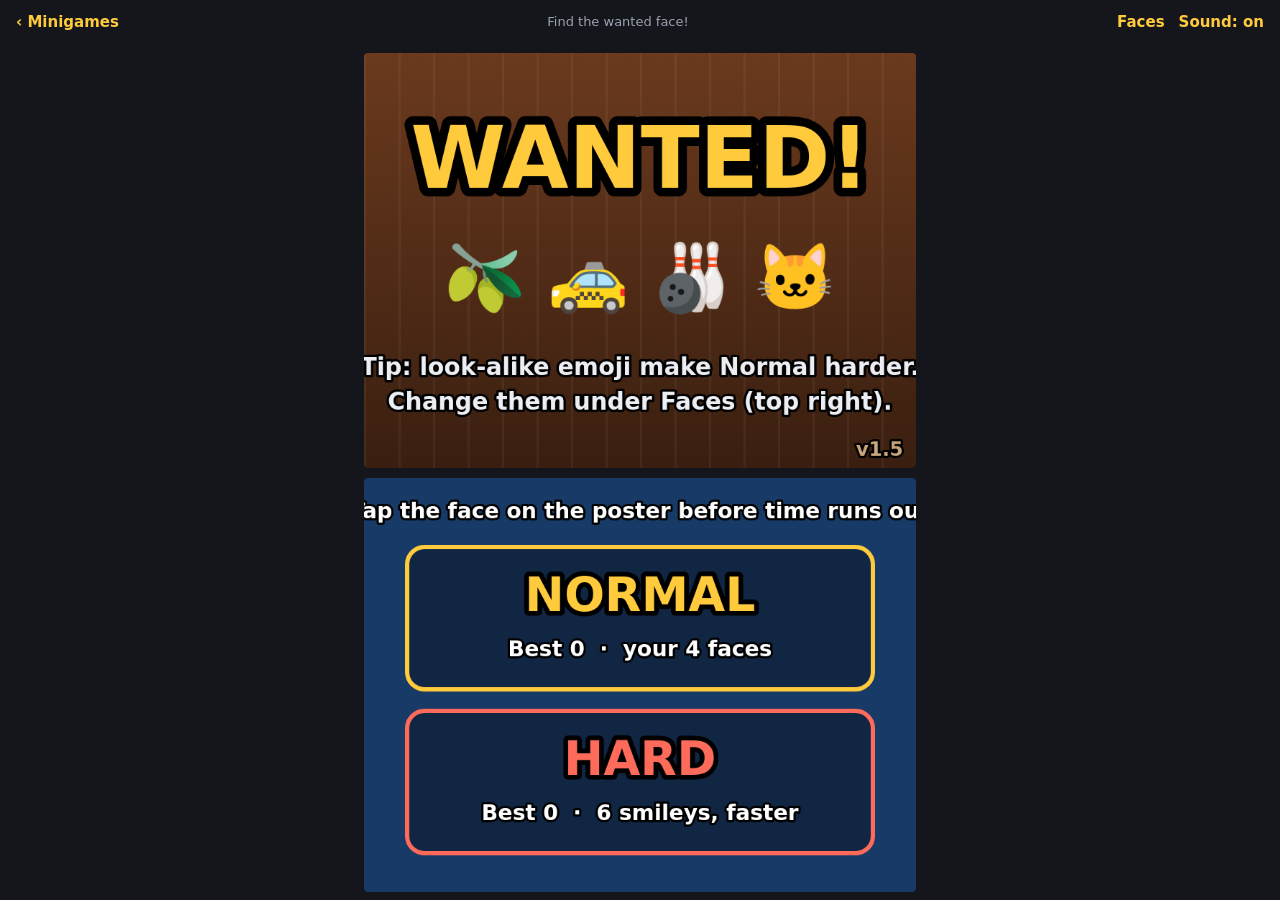
<file: minigames/wanted.html>
<!doctype html>
<!-- Wanted! moved to wanted/ so it can be installed as its own app; this keeps old links working. -->
<html lang="en">
<head>
  <meta charset="utf-8">
  <meta name="viewport" content="width=device-width, initial-scale=1">
  <title>Wanted!</title>
  <link rel="canonical" href="wanted/">
  <meta http-equiv="refresh" content="0; url=wanted/">
  <script>location.replace('wanted/' + location.search + location.hash);</script>
  <style>html { background: #14161b; color: #eceef3; font: 16px system-ui, sans-serif; } a { color: #ffcb3d; }</style>
</head>
<body><p><a href="wanted/">Wanted! has moved here.</a></p></body>
</html>
</file>
